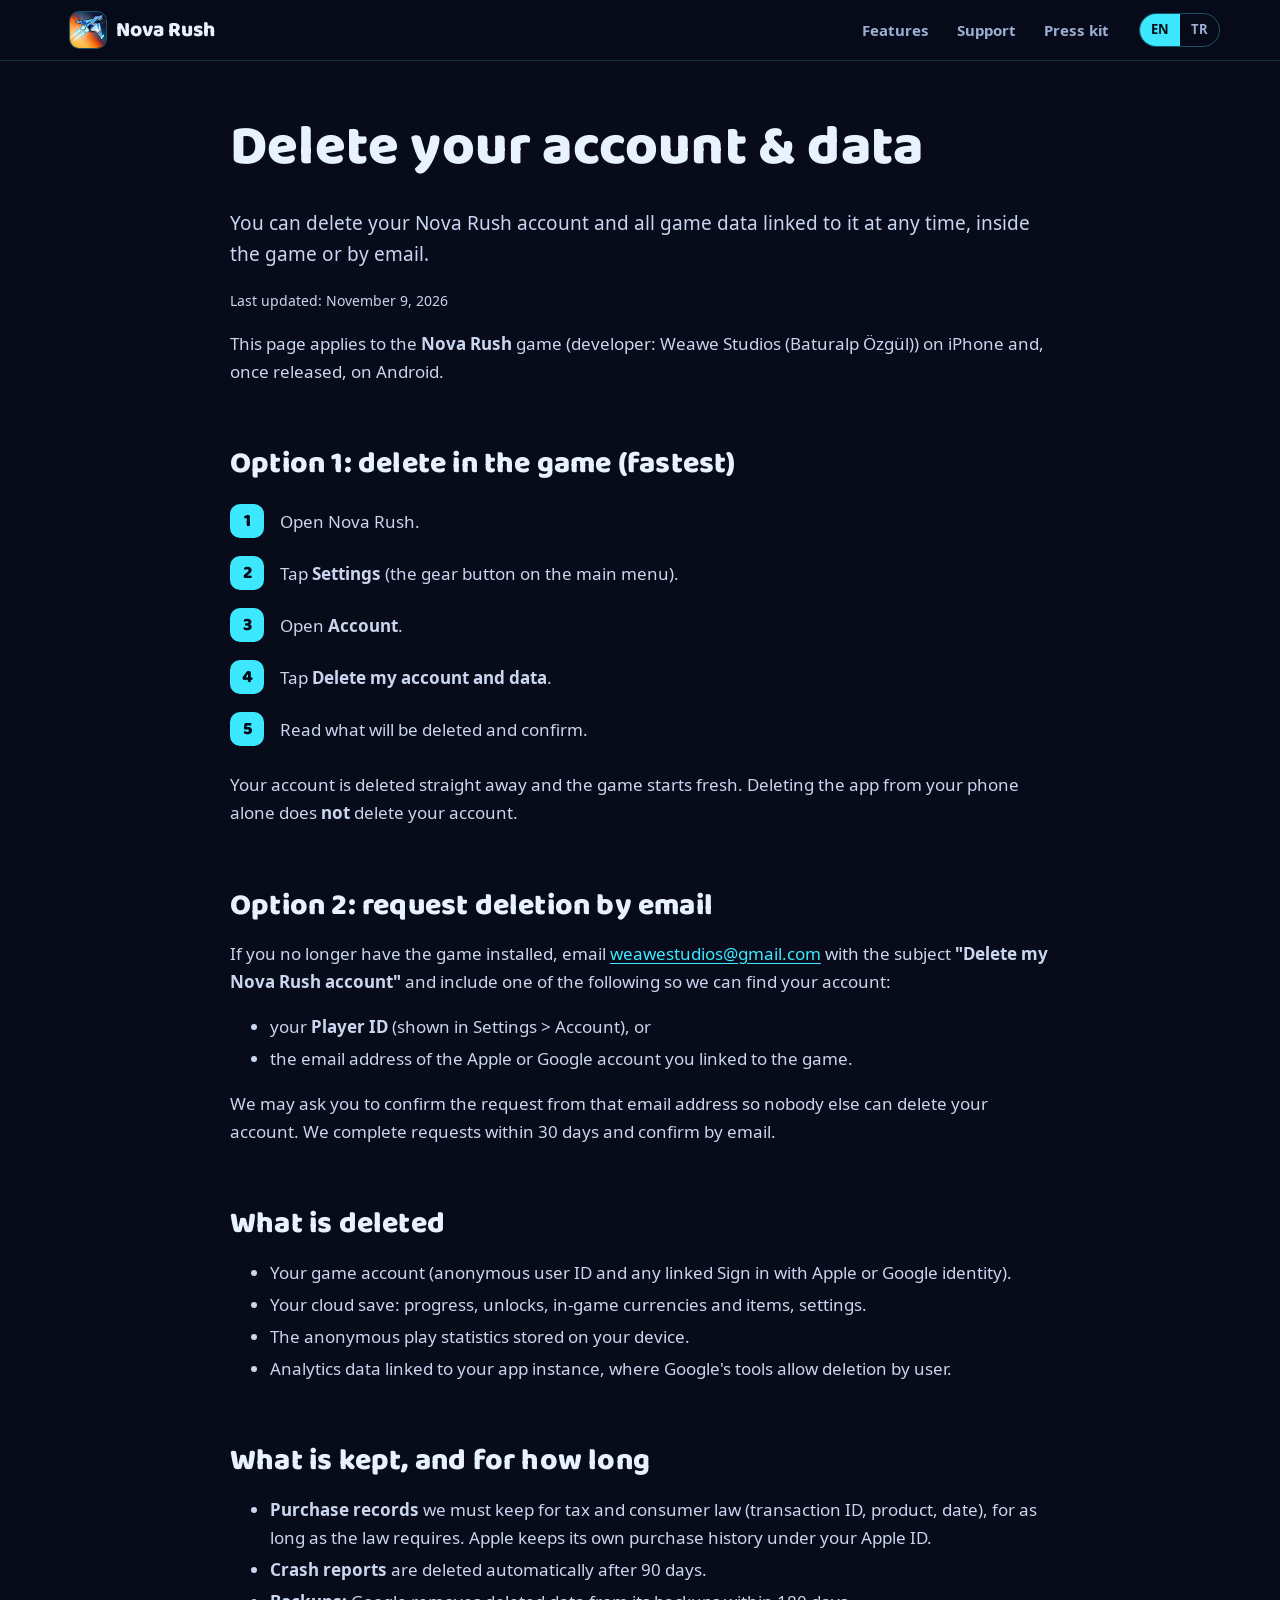
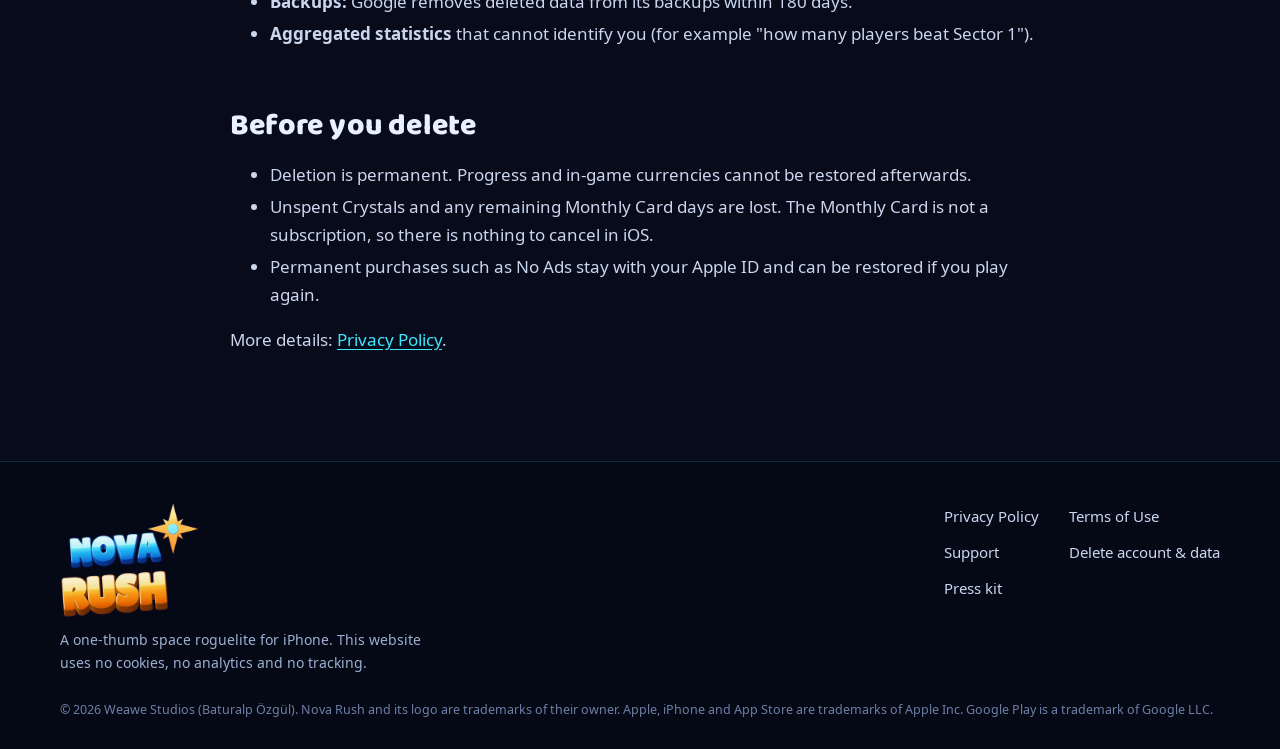
<file: delete-account.html>
<!doctype html>
<html lang="en">
<head>
<meta charset="utf-8">
<meta name="viewport" content="width=device-width, initial-scale=1, viewport-fit=cover">
<title>Delete your account &amp; data · Nova Rush</title>
<meta name="description" content="How to delete your Nova Rush account and game data in the app or by email.">
<meta name="theme-color" content="#070B1A">
<meta name="color-scheme" content="dark">
<meta name="apple-itunes-app" content="app-id=6832023778">
<link rel="canonical" href="https://weawestudios.github.io/delete-account.html">
<link rel="alternate" hreflang="en" href="https://weawestudios.github.io/delete-account.html">
<link rel="alternate" hreflang="tr" href="https://weawestudios.github.io/tr/delete-account.html">
<link rel="alternate" hreflang="x-default" href="https://weawestudios.github.io/delete-account.html">
<meta property="og:type" content="website">
<meta property="og:site_name" content="Nova Rush">
<meta property="og:title" content="Delete your account &amp; data · Nova Rush">
<meta property="og:description" content="How to delete your Nova Rush account and game data in the app or by email.">
<meta property="og:url" content="https://weawestudios.github.io/delete-account.html">
<meta property="og:image" content="https://weawestudios.github.io/assets/img/og_image.png">
<meta property="og:locale" content="en_US">
<meta name="twitter:card" content="summary_large_image">
<link rel="icon" href="favicon.ico" sizes="48x48">
<link rel="icon" href="favicon.png" type="image/png">
<link rel="apple-touch-icon" href="apple-touch-icon.png">
<link rel="preload" href="assets/fonts/baloo2.woff" as="font" type="font/woff" crossorigin>
<link rel="stylesheet" href="assets/css/site.css">
</head>
<body class="p-delete-account">
<a class="skip" href="#main">Skip to content</a>
<header class="top">
  <div class="wrap top-in">
    <a class="brand" href="./" aria-label="Nova Rush">
      <picture><source type="image/webp" srcset="assets/img/icon_128.webp"><img src="assets/img/icon_128.png" alt="" width="36" height="36" class="brand-icon"></picture>
      <span>Nova Rush</span>
    </a>
    <nav class="nav" aria-label="Main"><a href="./#features">Features</a><a href="support.html">Support</a><a href="press.html">Press kit</a></nav>
    <div class="langs" role="group" aria-label="Language"><span class="lang current" aria-current="true">EN</span><a class="lang" href="tr/delete-account.html" hreflang="tr" lang="tr" aria-label="Türkçe">TR</a></div>
  </div>
</header>
<main id="main" class="doc">
  <div class="wrap narrow">
    <h1>Delete your account & data</h1>
    <p class="lead">You can delete your Nova Rush account and all game data linked to it at any time, inside the game or by email.</p>
    <p class="updated">Last updated: <time datetime="2026-11-09">November 9, 2026</time></p>
    
<p>This page applies to the <b>Nova Rush</b> game (developer: Weawe Studios (Baturalp Özgül)) on iPhone and, once released, on Android.</p>

<h2>Option 1: delete in the game (fastest)</h2>
<ol class="steps">
<li>Open Nova Rush.</li>
<li>Tap <b>Settings</b> (the gear button on the main menu).</li>
<li>Open <b>Account</b>.</li>
<li>Tap <b>Delete my account and data</b>.</li>
<li>Read what will be deleted and confirm.</li>
</ol>
<p>Your account is deleted straight away and the game starts fresh. Deleting the app from your phone alone does <b>not</b> delete your account.</p>

<h2>Option 2: request deletion by email</h2>
<p>If you no longer have the game installed, email <a href="mailto:weawestudios@gmail.com?subject=Delete%20my%20Nova%20Rush%20account">weawestudios@gmail.com</a> with the subject <b>"Delete my Nova Rush account"</b> and include one of the following so we can find your account:</p>
<ul>
<li>your <b>Player ID</b> (shown in Settings &gt; Account), or</li>
<li>the email address of the Apple or Google account you linked to the game.</li>
</ul>
<p>We may ask you to confirm the request from that email address so nobody else can delete your account. We complete requests within 30 days and confirm by email.</p>

<h2>What is deleted</h2>
<ul>
<li>Your game account (anonymous user ID and any linked Sign in with Apple or Google identity).</li>
<li>Your cloud save: progress, unlocks, in-game currencies and items, settings.</li>
<li>The anonymous play statistics stored on your device.</li>
<li>Analytics data linked to your app instance, where Google's tools allow deletion by user.</li>
</ul>

<h2>What is kept, and for how long</h2>
<ul>
<li><b>Purchase records</b> we must keep for tax and consumer law (transaction ID, product, date), for as long as the law requires. Apple keeps its own purchase history under your Apple ID.</li>
<li><b>Crash reports</b> are deleted automatically after 90 days.</li>
<li><b>Backups:</b> Google removes deleted data from its backups within 180 days.</li>
<li><b>Aggregated statistics</b> that cannot identify you (for example "how many players beat Sector 1").</li>
</ul>

<h2>Before you delete</h2>
<ul>
<li>Deletion is permanent. Progress and in-game currencies cannot be restored afterwards.</li>
<li>Unspent Crystals and any remaining Monthly Card days are lost. The Monthly Card is not a subscription, so there is nothing to cancel in iOS.</li>
<li>Permanent purchases such as No Ads stay with your Apple ID and can be restored if you play again.</li>
</ul>
<p>More details: <a href="privacy.html#delete">Privacy Policy</a>.</p>

  </div>
</main>
<footer class="foot">
  <div class="wrap foot-in">
    <div class="foot-brand">
      <picture><source type="image/webp" srcset="assets/img/logo_360.webp"><img src="assets/img/logo_360.png" alt="Nova Rush" width="360" height="298" loading="lazy" decoding="async"></picture>
      <p>A one-thumb space roguelite for iPhone. This website uses no cookies, no analytics and no tracking.</p>
    </div>
    <ul class="foot-links"><li><a href="privacy.html">Privacy Policy</a></li><li><a href="terms.html">Terms of Use</a></li><li><a href="support.html">Support</a></li><li><a href="delete-account.html">Delete account & data</a></li><li><a href="press.html">Press kit</a></li></ul>
  </div>
  <div class="wrap foot-legal"><p>© 2026 Weawe Studios (Baturalp Özgül). Nova Rush and its logo are trademarks of their owner. Apple, iPhone and App Store are trademarks of Apple Inc. Google Play is a trademark of Google LLC.</p></div>
</footer>
<script src="assets/js/site.js" defer></script>
</body>
</html>
</file>
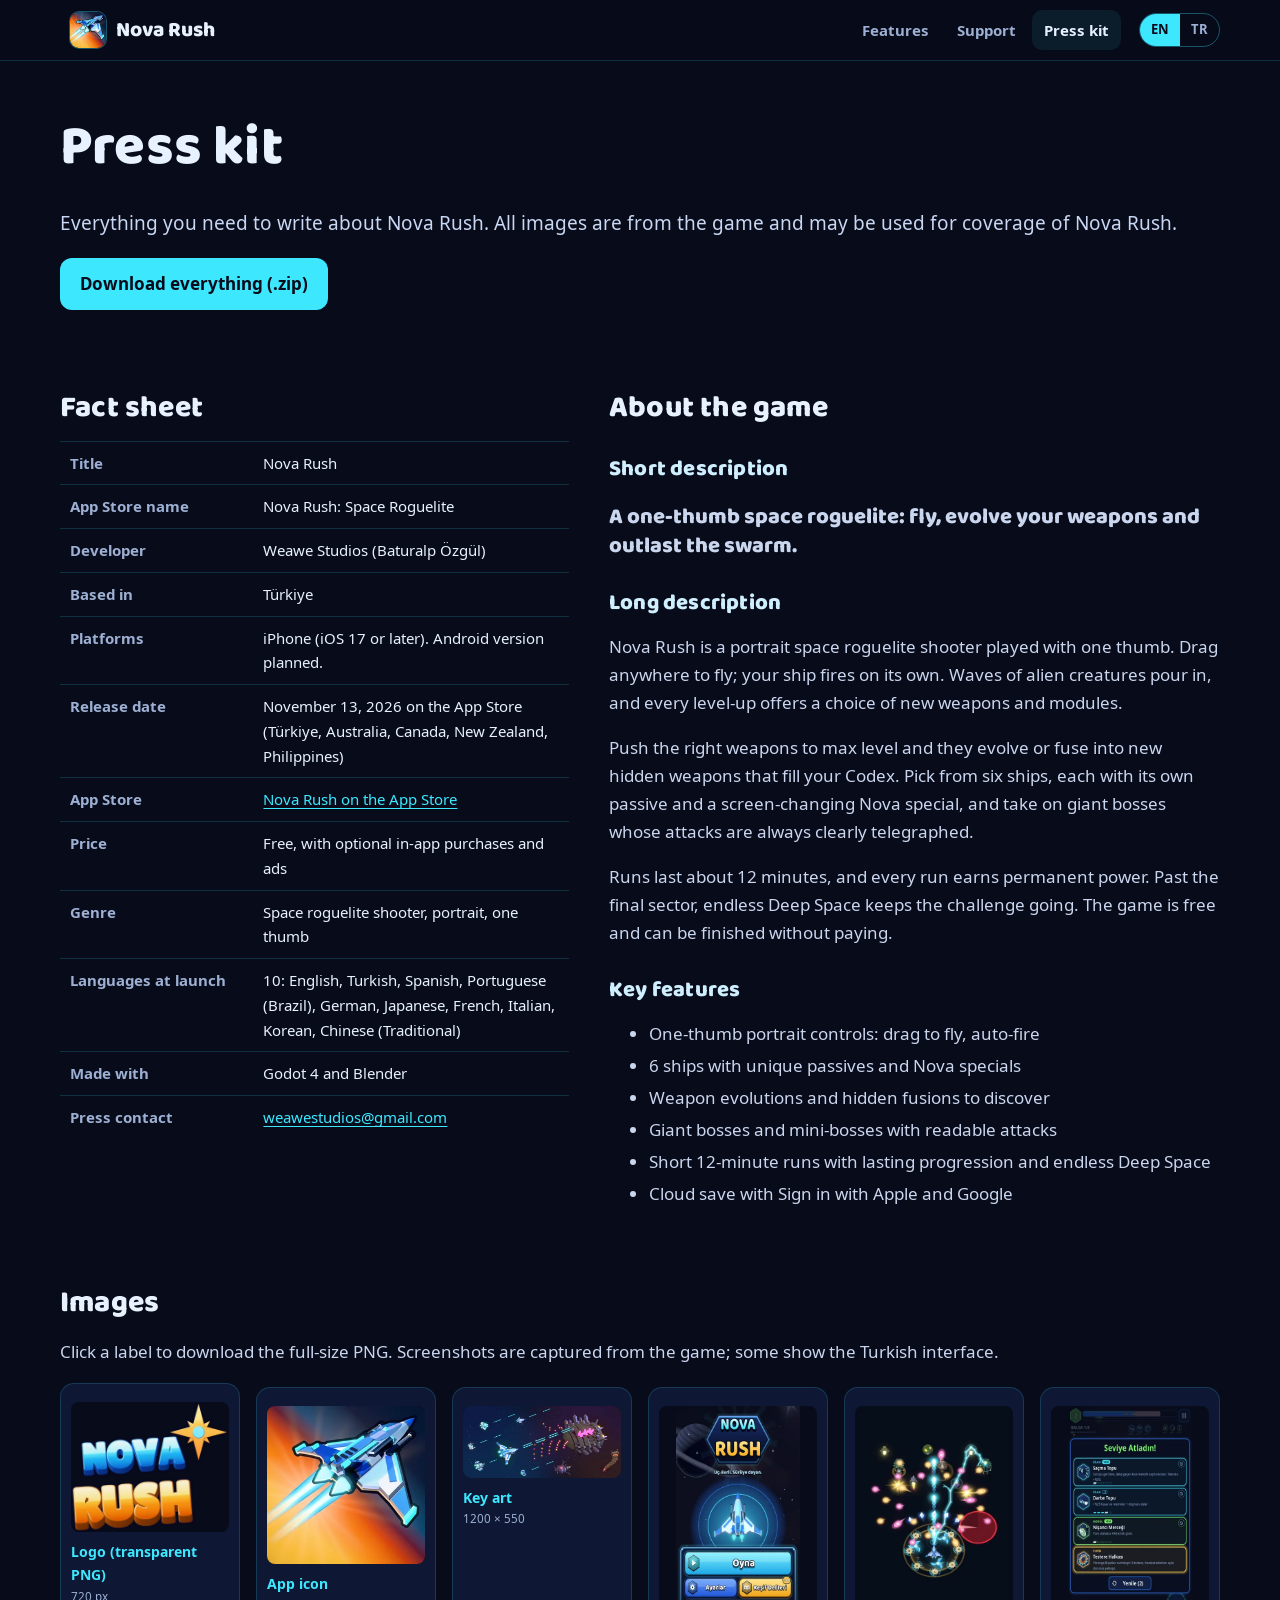
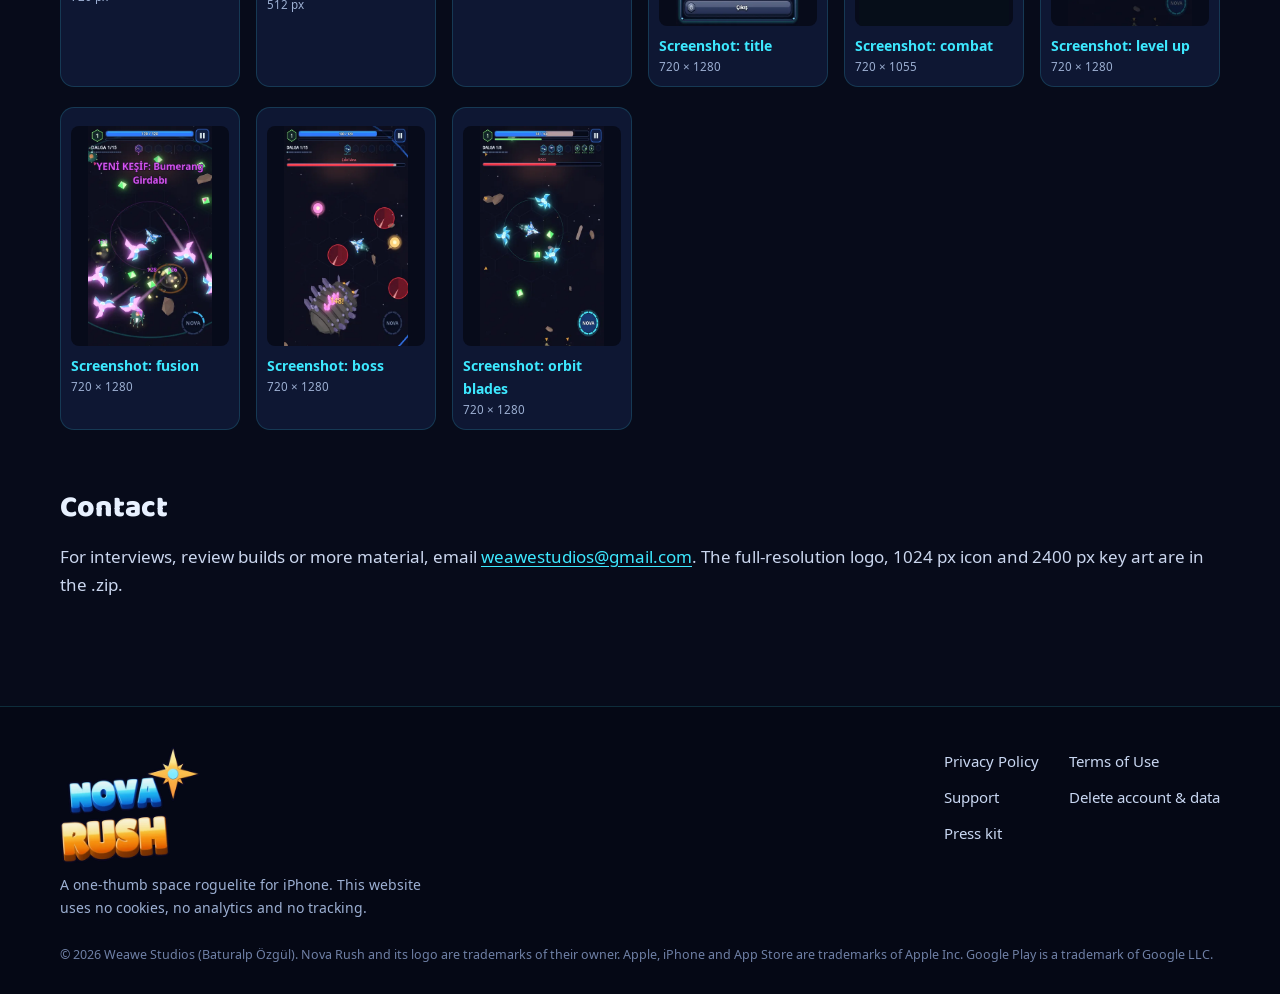
<file: press.html>
<!doctype html>
<html lang="en">
<head>
<meta charset="utf-8">
<meta name="viewport" content="width=device-width, initial-scale=1, viewport-fit=cover">
<title>Press kit · Nova Rush</title>
<meta name="description" content="Logo, app icon, key art, screenshots, descriptions and fact sheet for Nova Rush.">
<meta name="theme-color" content="#070B1A">
<meta name="color-scheme" content="dark">
<meta name="apple-itunes-app" content="app-id=6832023778">
<link rel="canonical" href="https://weawestudios.github.io/press.html">
<link rel="alternate" hreflang="en" href="https://weawestudios.github.io/press.html">
<link rel="alternate" hreflang="tr" href="https://weawestudios.github.io/tr/press.html">
<link rel="alternate" hreflang="x-default" href="https://weawestudios.github.io/press.html">
<meta property="og:type" content="website">
<meta property="og:site_name" content="Nova Rush">
<meta property="og:title" content="Press kit · Nova Rush">
<meta property="og:description" content="Logo, app icon, key art, screenshots, descriptions and fact sheet for Nova Rush.">
<meta property="og:url" content="https://weawestudios.github.io/press.html">
<meta property="og:image" content="https://weawestudios.github.io/assets/img/og_image.png">
<meta property="og:locale" content="en_US">
<meta name="twitter:card" content="summary_large_image">
<link rel="icon" href="favicon.ico" sizes="48x48">
<link rel="icon" href="favicon.png" type="image/png">
<link rel="apple-touch-icon" href="apple-touch-icon.png">
<link rel="preload" href="assets/fonts/baloo2.woff" as="font" type="font/woff" crossorigin>
<link rel="stylesheet" href="assets/css/site.css">
</head>
<body class="p-press">
<a class="skip" href="#main">Skip to content</a>
<header class="top">
  <div class="wrap top-in">
    <a class="brand" href="./" aria-label="Nova Rush">
      <picture><source type="image/webp" srcset="assets/img/icon_128.webp"><img src="assets/img/icon_128.png" alt="" width="36" height="36" class="brand-icon"></picture>
      <span>Nova Rush</span>
    </a>
    <nav class="nav" aria-label="Main"><a href="./#features">Features</a><a href="support.html">Support</a><a href="press.html" aria-current="page">Press kit</a></nav>
    <div class="langs" role="group" aria-label="Language"><span class="lang current" aria-current="true">EN</span><a class="lang" href="tr/press.html" hreflang="tr" lang="tr" aria-label="Türkçe">TR</a></div>
  </div>
</header>
<main id="main" class="doc press">
  <div class="wrap">
    <h1>Press kit</h1>
    <p class="lead">Everything you need to write about Nova Rush. All images are from the game and may be used for coverage of Nova Rush.</p>
    <p><a class="btn" href="press/nova-rush-press-kit.zip" download>Download everything (.zip)</a></p>
    <div class="press-grid">
      <section aria-labelledby="facts">
        <h2 id="facts">Fact sheet</h2>
        <table class="facts"><tr><th scope="row">Title</th><td>Nova Rush</td></tr><tr><th scope="row">App Store name</th><td>Nova Rush: Space Roguelite</td></tr><tr><th scope="row">Developer</th><td>Weawe Studios (Baturalp Özgül)</td></tr><tr><th scope="row">Based in</th><td>Türkiye</td></tr><tr><th scope="row">Platforms</th><td>iPhone (iOS 17 or later). Android version planned.</td></tr><tr><th scope="row">Release date</th><td>November 13, 2026 on the App Store (Türkiye, Australia, Canada, New Zealand, Philippines)</td></tr><tr><th scope="row">App Store</th><td><a href="https://apps.apple.com/app/apple-store/id6832023778?pt=129759963&amp;ct=website_en&amp;mt=8">Nova Rush on the App Store</a></td></tr><tr><th scope="row">Price</th><td>Free, with optional in-app purchases and ads</td></tr><tr><th scope="row">Genre</th><td>Space roguelite shooter, portrait, one thumb</td></tr><tr><th scope="row">Languages at launch</th><td>10: English, Turkish, Spanish, Portuguese (Brazil), German, Japanese, French, Italian, Korean, Chinese (Traditional)</td></tr><tr><th scope="row">Made with</th><td>Godot 4 and Blender</td></tr><tr><th scope="row">Press contact</th><td><a href="mailto:weawestudios@gmail.com">weawestudios@gmail.com</a></td></tr></table>
      </section>
      <section aria-labelledby="desc">
        <h2 id="desc">About the game</h2>
        <h3>Short description</h3>
        <p class="quote">A one-thumb space roguelite: fly, evolve your weapons and outlast the swarm.</p>
        <h3>Long description</h3>
        <p>Nova Rush is a portrait space roguelite shooter played with one thumb. Drag anywhere to fly; your ship fires on its own. Waves of alien creatures pour in, and every level-up offers a choice of new weapons and modules.</p><p>Push the right weapons to max level and they evolve or fuse into new hidden weapons that fill your Codex. Pick from six ships, each with its own passive and a screen-changing Nova special, and take on giant bosses whose attacks are always clearly telegraphed.</p><p>Runs last about 12 minutes, and every run earns permanent power. Past the final sector, endless Deep Space keeps the challenge going. The game is free and can be finished without paying.</p>
        <h3>Key features</h3>
        <ul><li>One-thumb portrait controls: drag to fly, auto-fire</li><li>6 ships with unique passives and Nova specials</li><li>Weapon evolutions and hidden fusions to discover</li><li>Giant bosses and mini-bosses with readable attacks</li><li>Short 12-minute runs with lasting progression and endless Deep Space</li><li>Cloud save with Sign in with Apple and Google</li></ul>
      </section>
    </div>
    <section aria-labelledby="assets">
      <h2 id="assets">Images</h2>
      <p>Click a label to download the full-size PNG. Screenshots are captured from the game; some show the Turkish interface.</p>
      <ul class="assets"><li class="asset"><picture><source type="image/webp" srcset="assets/img/logo_360.webp"><img src="assets/img/logo_360.png" alt="Logo (transparent PNG)" width="360" height="298" loading="lazy" decoding="async"></picture>
<a class="dl" href="assets/img/logo_720.png" download>Logo (transparent PNG) <small>720 px</small></a></li><li class="asset"><picture><source type="image/webp" srcset="assets/img/icon_256.webp"><img src="assets/img/icon_256.png" alt="App icon" width="256" height="256" loading="lazy" decoding="async"></picture>
<a class="dl" href="assets/img/icon_512.png" download>App icon <small>512 px</small></a></li><li class="asset"><picture><source type="image/webp" srcset="assets/img/keyart_1200.webp"><img src="assets/img/keyart_1200.png" alt="Key art" width="1200" height="550" loading="lazy" decoding="async"></picture>
<a class="dl" href="assets/img/keyart_1200.png" download>Key art <small>1200 × 550</small></a></li><li class="asset"><picture><source type="image/webp" srcset="assets/img/shot_menu_360.webp"><img src="assets/img/shot_menu_360.png" alt="Screenshot: title" width="360" height="640" loading="lazy" decoding="async"></picture>
<a class="dl" href="assets/img/shot_menu_720.png" download>Screenshot: title <small>720 × 1280</small></a></li><li class="asset"><picture><source type="image/webp" srcset="assets/img/shot_combat_360.webp"><img src="assets/img/shot_combat_360.png" alt="Screenshot: combat" width="360" height="528" loading="lazy" decoding="async"></picture>
<a class="dl" href="assets/img/shot_combat_720.png" download>Screenshot: combat <small>720 × 1055</small></a></li><li class="asset"><picture><source type="image/webp" srcset="assets/img/shot_levelup_360.webp"><img src="assets/img/shot_levelup_360.png" alt="Screenshot: level up" width="360" height="640" loading="lazy" decoding="async"></picture>
<a class="dl" href="assets/img/shot_levelup_720.png" download>Screenshot: level up <small>720 × 1280</small></a></li><li class="asset"><picture><source type="image/webp" srcset="assets/img/shot_fusion_360.webp"><img src="assets/img/shot_fusion_360.png" alt="Screenshot: fusion" width="360" height="640" loading="lazy" decoding="async"></picture>
<a class="dl" href="assets/img/shot_fusion_720.png" download>Screenshot: fusion <small>720 × 1280</small></a></li><li class="asset"><picture><source type="image/webp" srcset="assets/img/shot_boss_360.webp"><img src="assets/img/shot_boss_360.png" alt="Screenshot: boss" width="360" height="640" loading="lazy" decoding="async"></picture>
<a class="dl" href="assets/img/shot_boss_720.png" download>Screenshot: boss <small>720 × 1280</small></a></li><li class="asset"><picture><source type="image/webp" srcset="assets/img/shot_hud_360.webp"><img src="assets/img/shot_hud_360.png" alt="Screenshot: orbit blades" width="360" height="640" loading="lazy" decoding="async"></picture>
<a class="dl" href="assets/img/shot_hud_720.png" download>Screenshot: orbit blades <small>720 × 1280</small></a></li></ul>
    </section>
    <section aria-labelledby="pcontact">
      <h2 id="pcontact">Contact</h2>
      <p>For interviews, review builds or more material, email <a href="mailto:weawestudios@gmail.com">weawestudios@gmail.com</a>. The full-resolution logo, 1024 px icon and 2400 px key art are in the .zip.</p>
    </section>
  </div>
</main>
<footer class="foot">
  <div class="wrap foot-in">
    <div class="foot-brand">
      <picture><source type="image/webp" srcset="assets/img/logo_360.webp"><img src="assets/img/logo_360.png" alt="Nova Rush" width="360" height="298" loading="lazy" decoding="async"></picture>
      <p>A one-thumb space roguelite for iPhone. This website uses no cookies, no analytics and no tracking.</p>
    </div>
    <ul class="foot-links"><li><a href="privacy.html">Privacy Policy</a></li><li><a href="terms.html">Terms of Use</a></li><li><a href="support.html">Support</a></li><li><a href="delete-account.html">Delete account & data</a></li><li><a href="press.html">Press kit</a></li></ul>
  </div>
  <div class="wrap foot-legal"><p>© 2026 Weawe Studios (Baturalp Özgül). Nova Rush and its logo are trademarks of their owner. Apple, iPhone and App Store are trademarks of Apple Inc. Google Play is a trademark of Google LLC.</p></div>
</footer>
<script src="assets/js/site.js" defer></script>
</body>
</html>
</file>
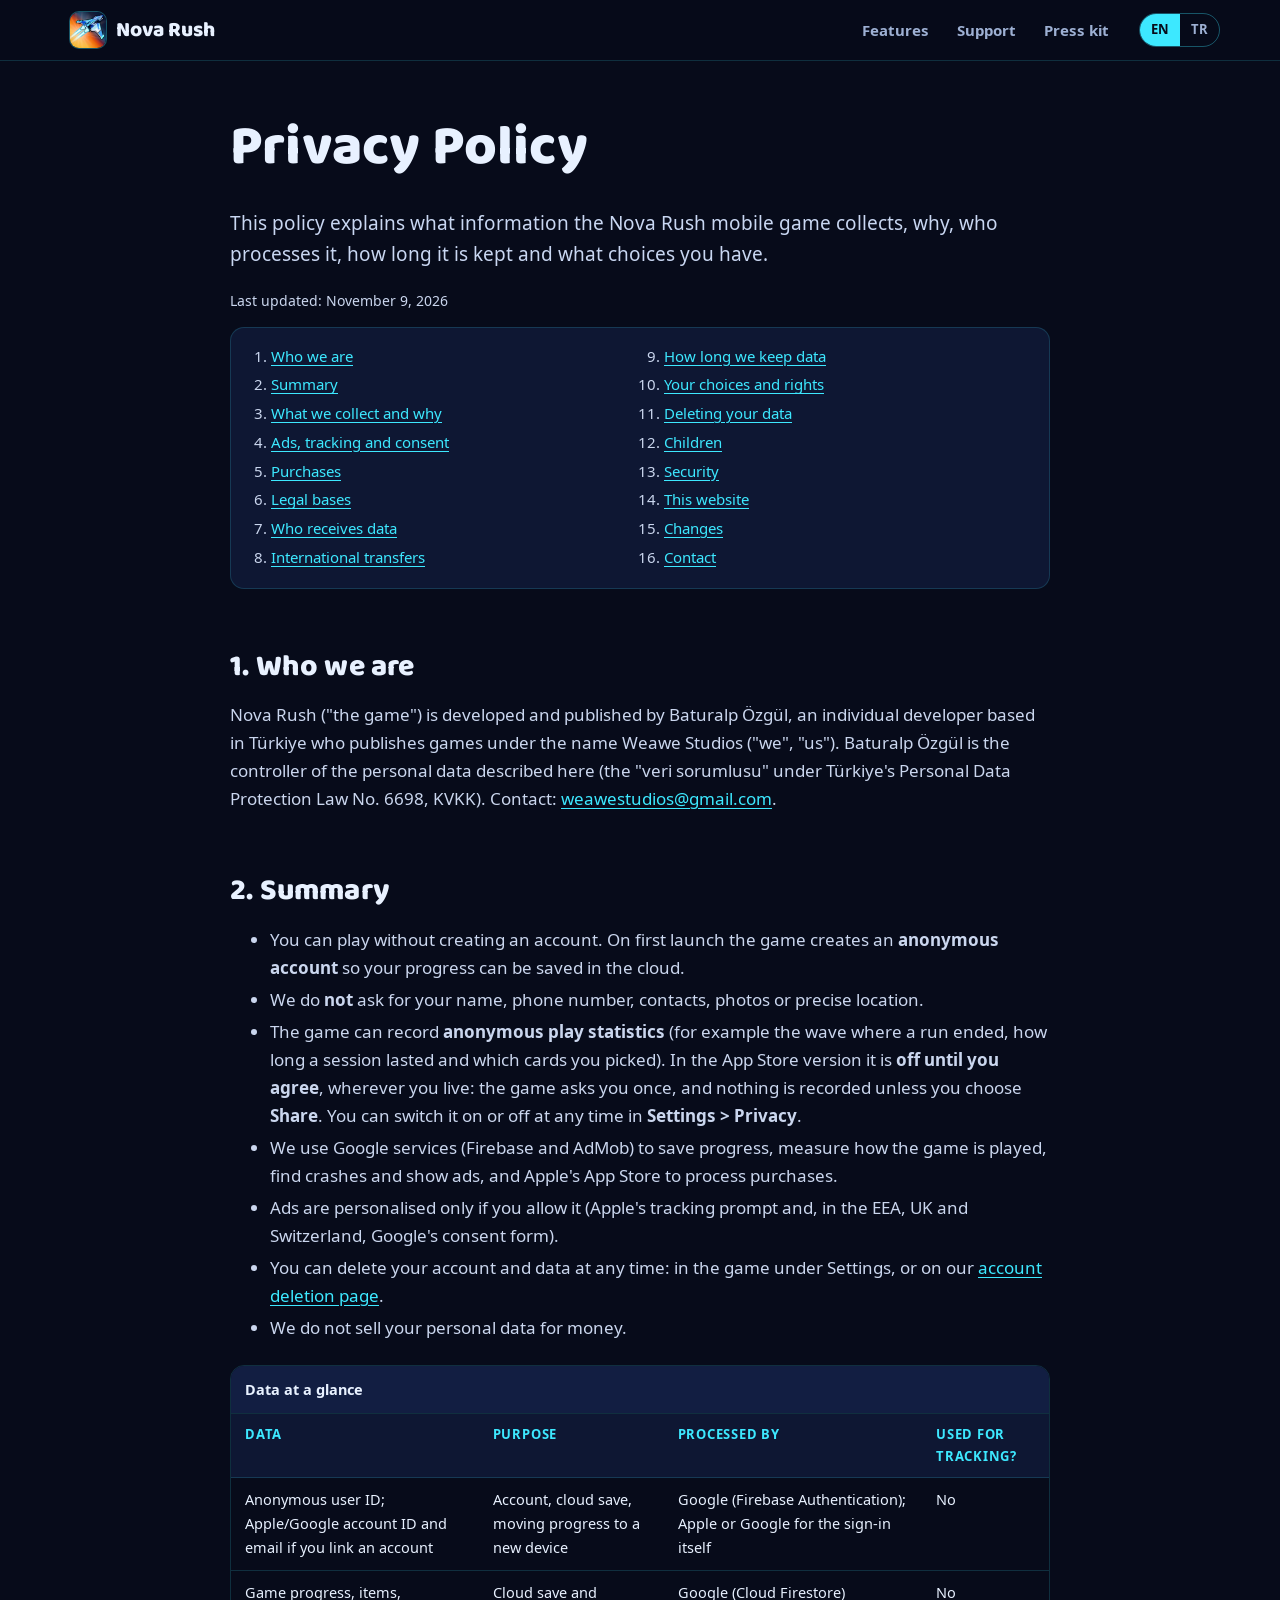
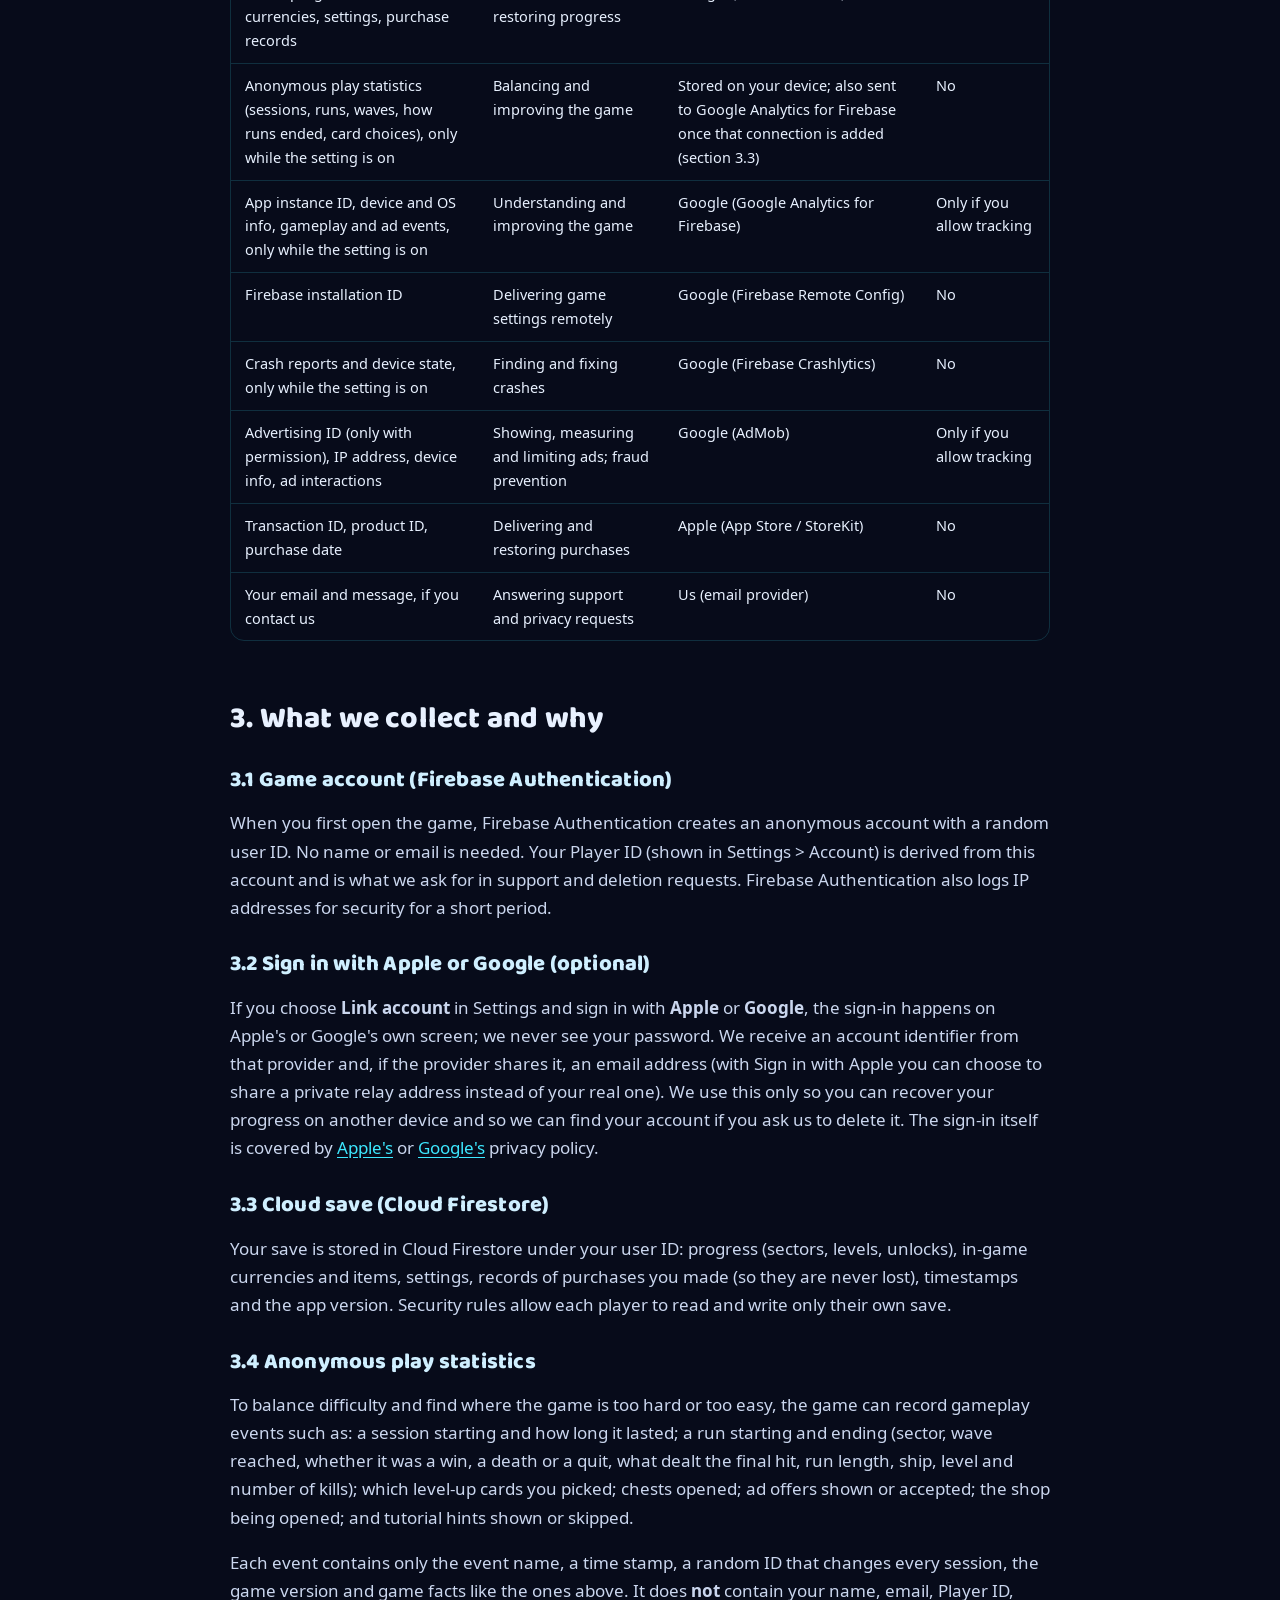
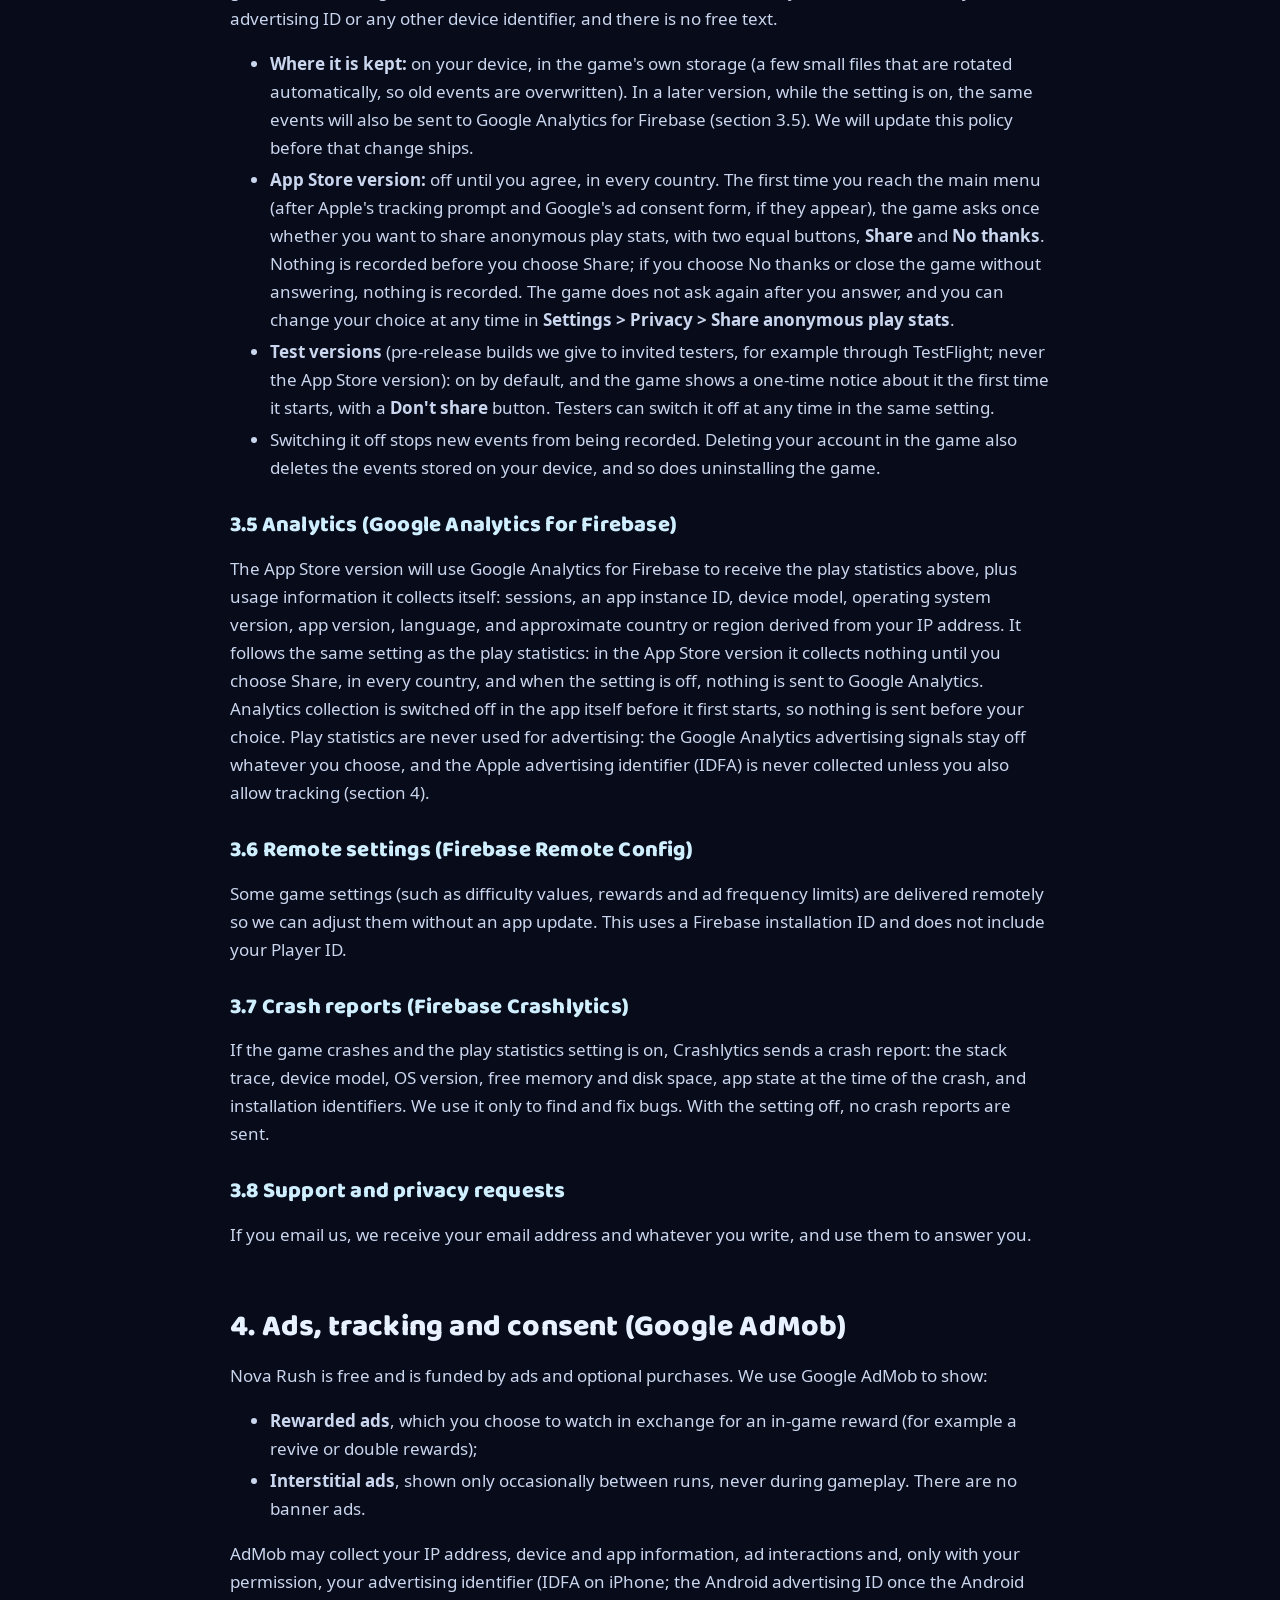
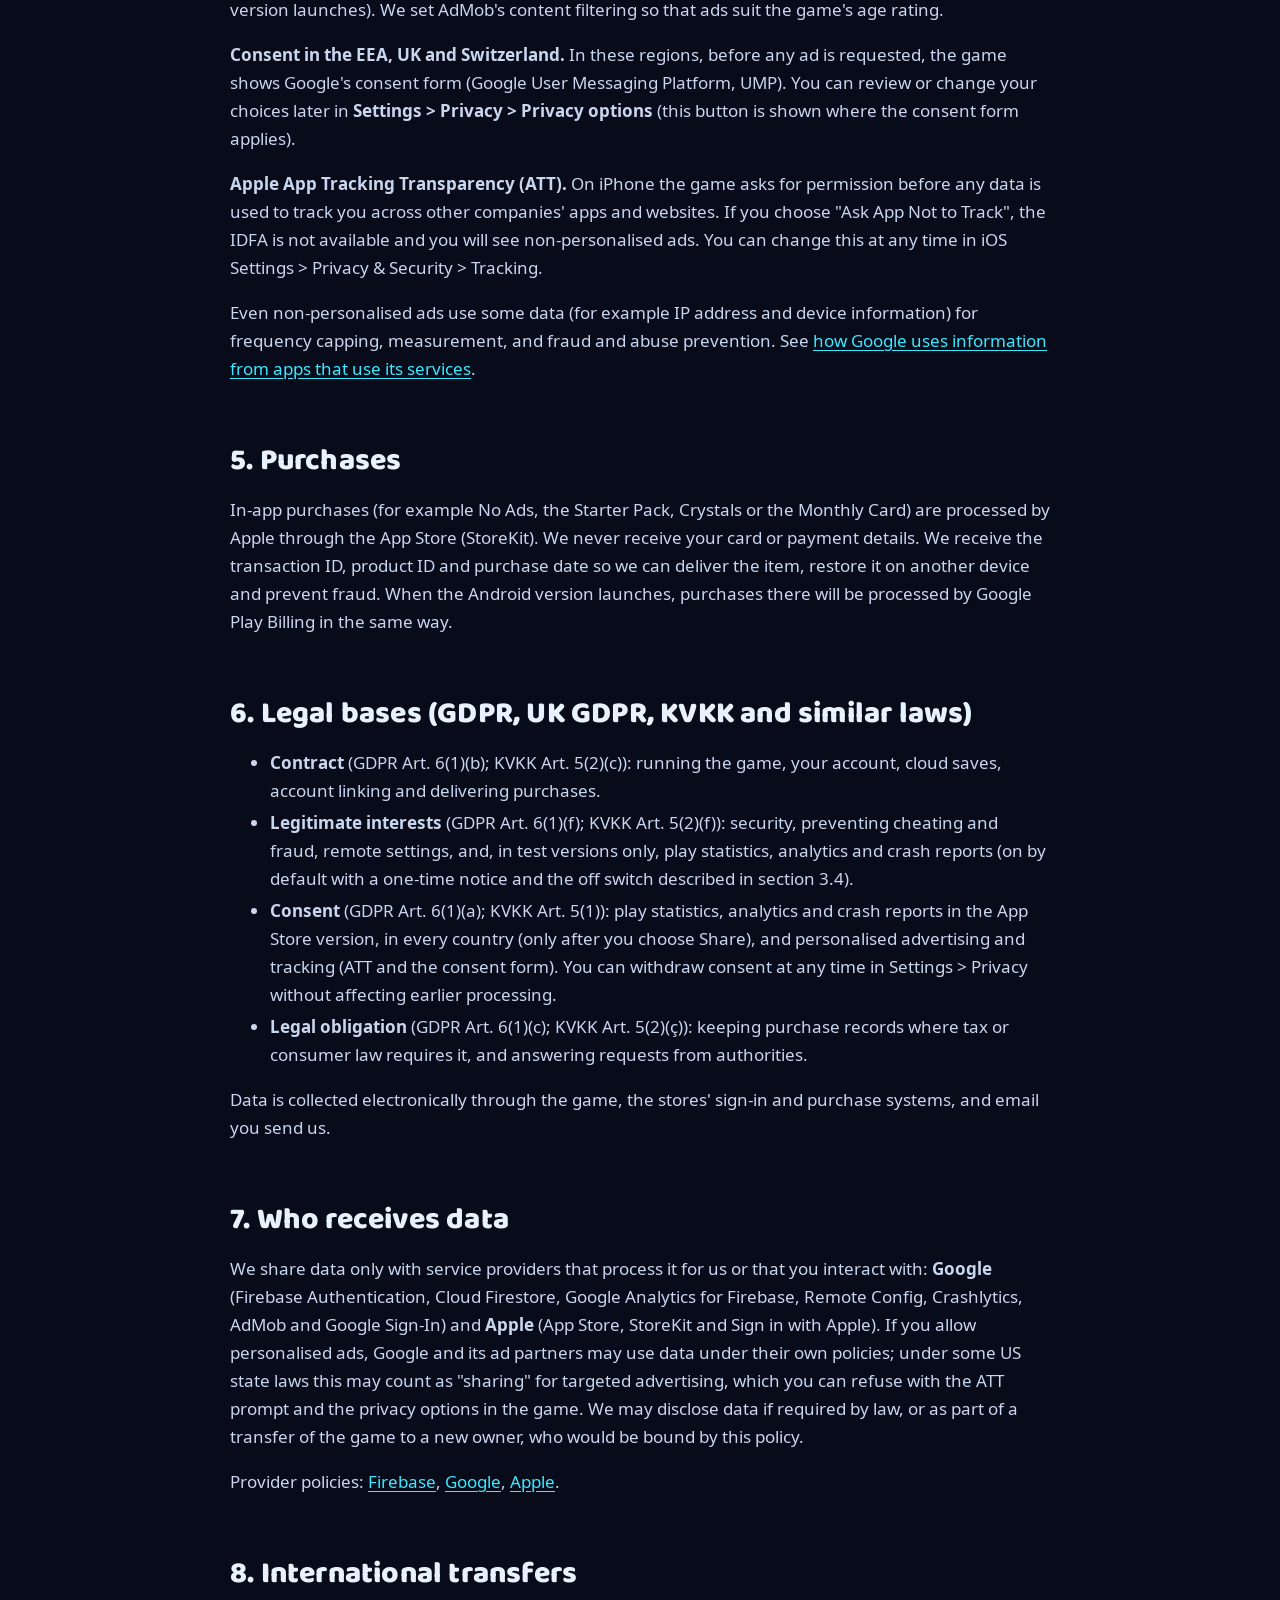
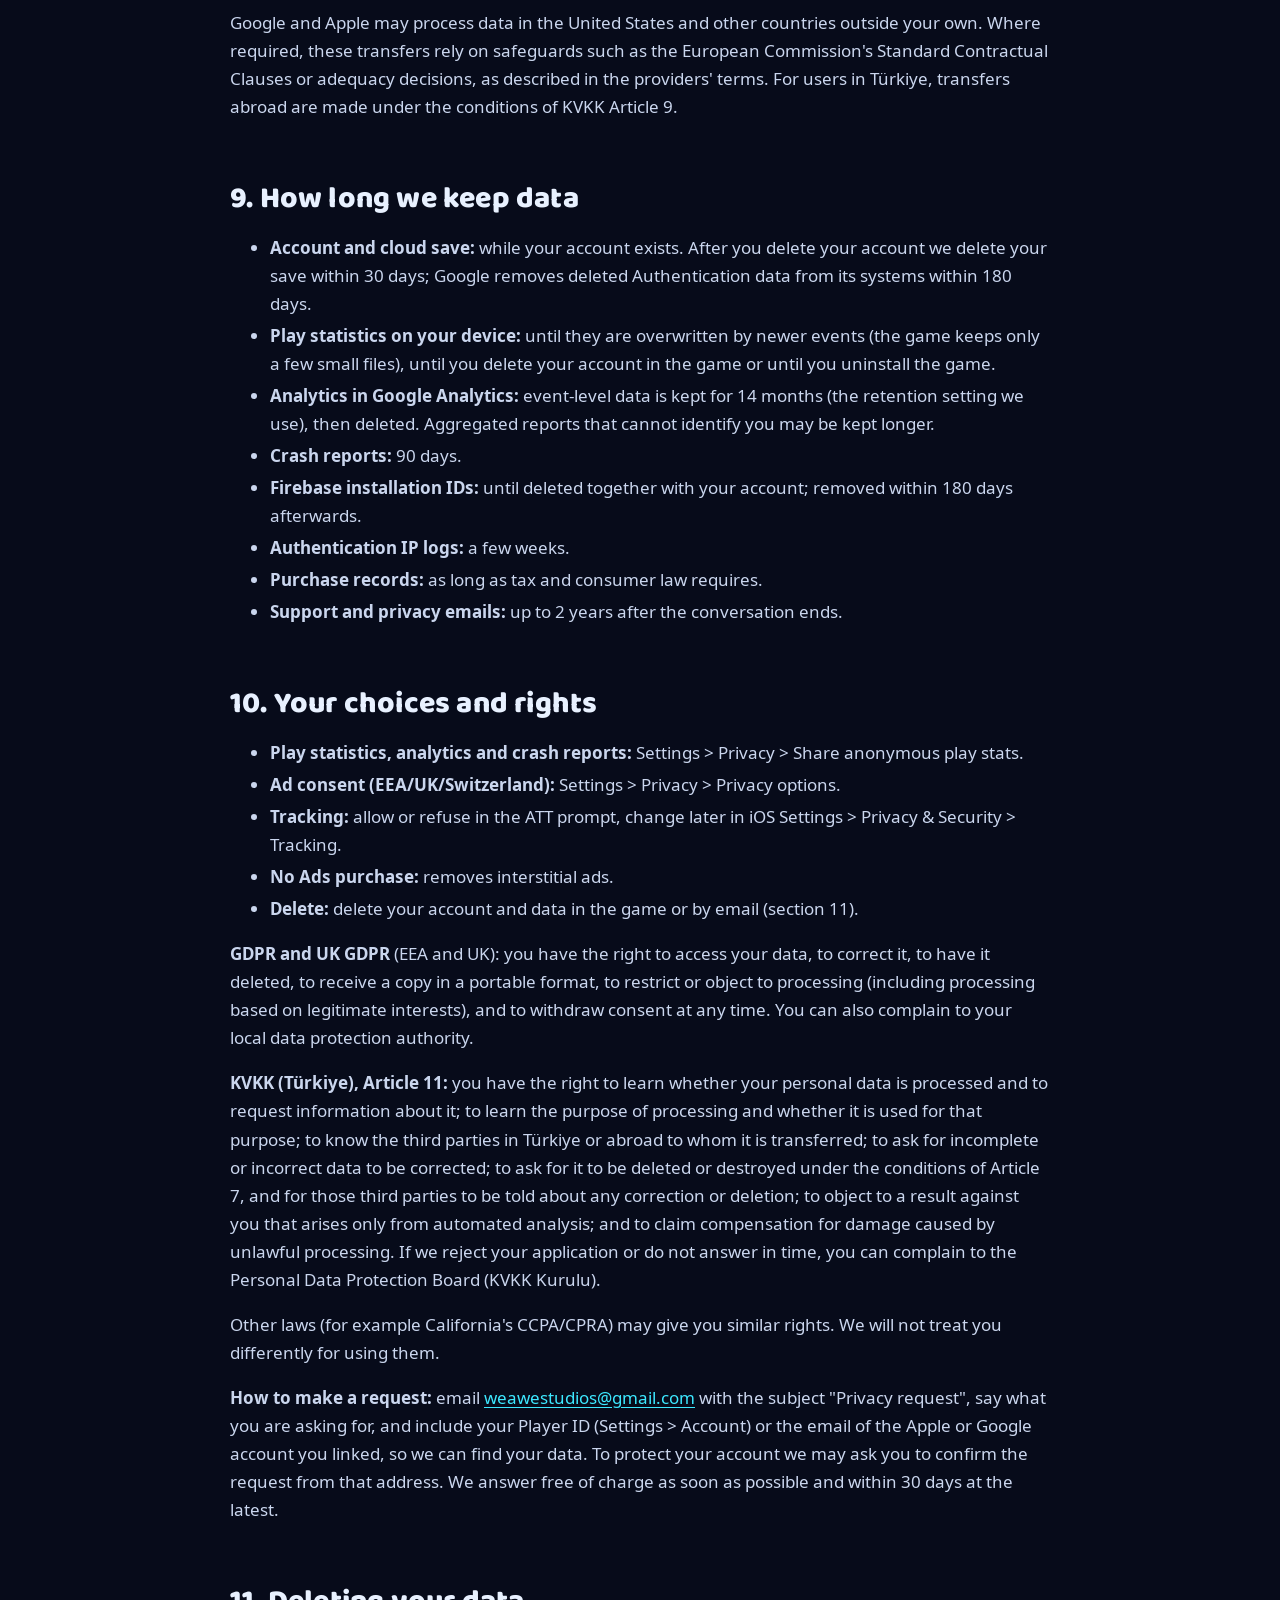
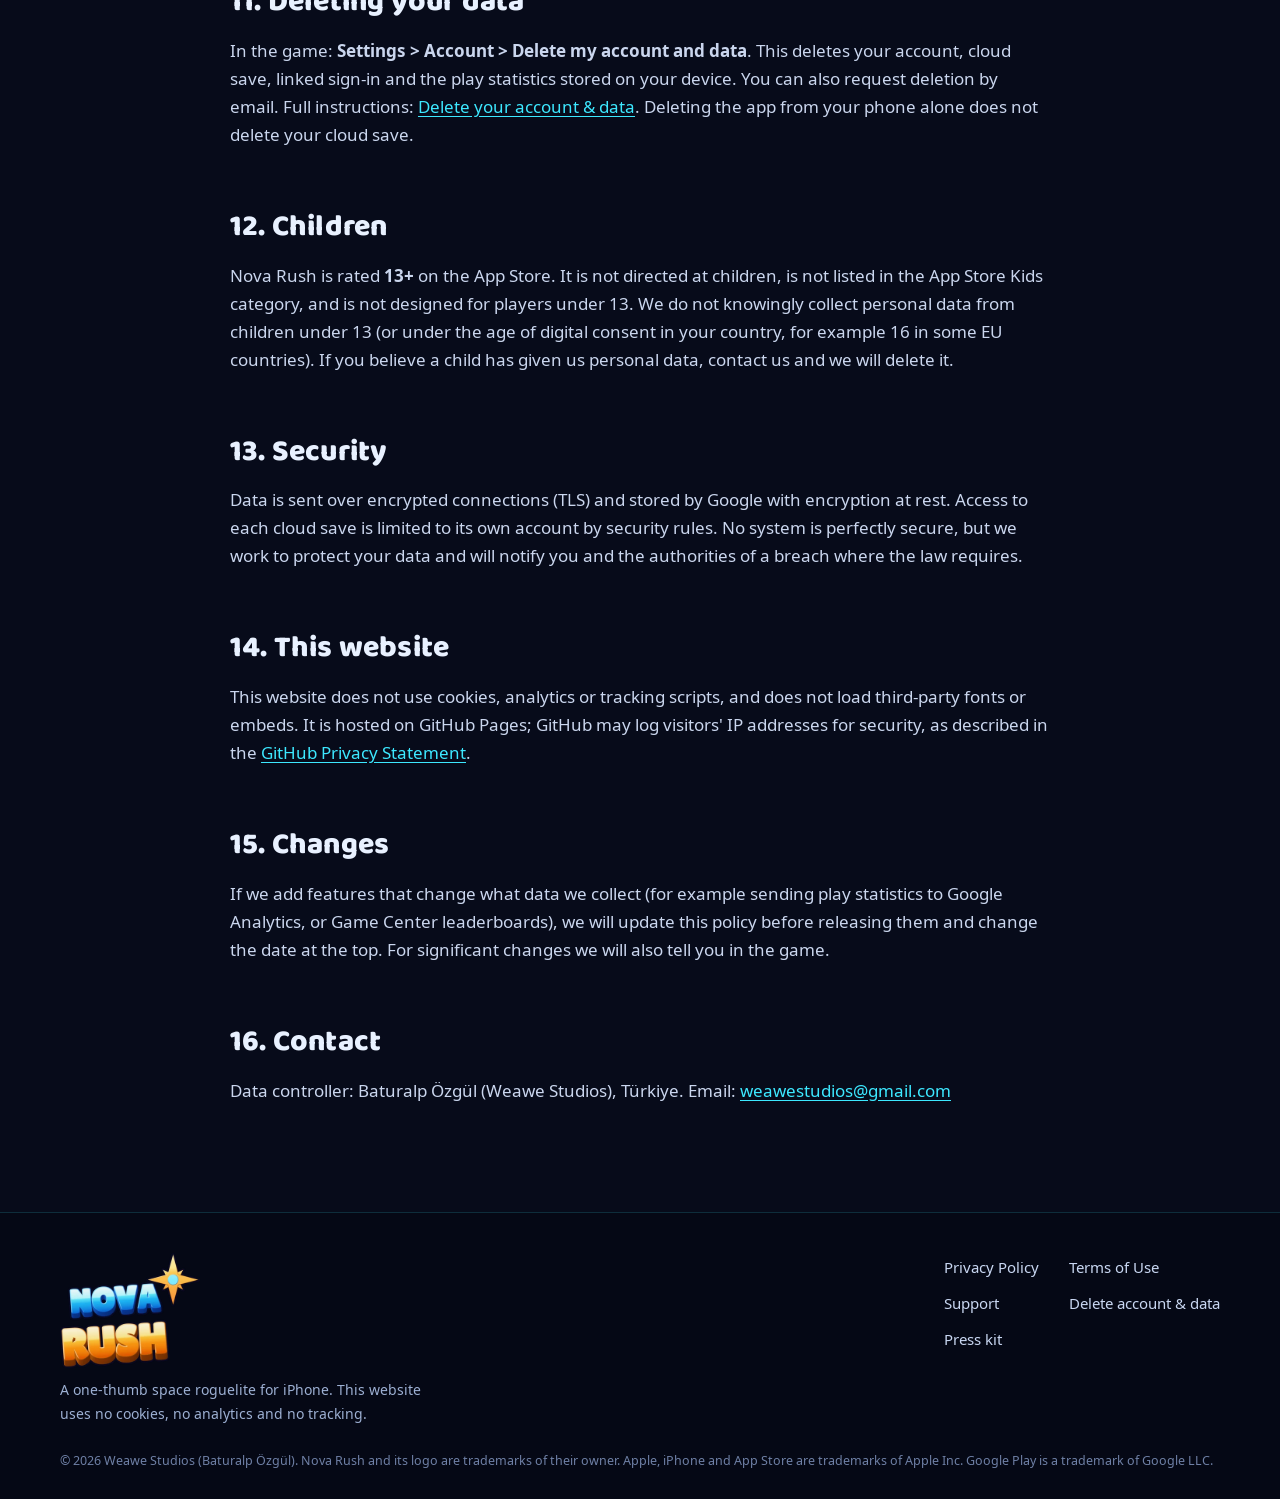
<file: privacy.html>
<!doctype html>
<html lang="en">
<head>
<meta charset="utf-8">
<meta name="viewport" content="width=device-width, initial-scale=1, viewport-fit=cover">
<title>Privacy Policy · Nova Rush</title>
<meta name="description" content="What data Nova Rush collects, why, who processes it and how to delete it.">
<meta name="theme-color" content="#070B1A">
<meta name="color-scheme" content="dark">
<meta name="apple-itunes-app" content="app-id=6832023778">
<link rel="canonical" href="https://weawestudios.github.io/privacy.html">
<link rel="alternate" hreflang="en" href="https://weawestudios.github.io/privacy.html">
<link rel="alternate" hreflang="tr" href="https://weawestudios.github.io/tr/privacy.html">
<link rel="alternate" hreflang="x-default" href="https://weawestudios.github.io/privacy.html">
<meta property="og:type" content="website">
<meta property="og:site_name" content="Nova Rush">
<meta property="og:title" content="Privacy Policy · Nova Rush">
<meta property="og:description" content="What data Nova Rush collects, why, who processes it and how to delete it.">
<meta property="og:url" content="https://weawestudios.github.io/privacy.html">
<meta property="og:image" content="https://weawestudios.github.io/assets/img/og_image.png">
<meta property="og:locale" content="en_US">
<meta name="twitter:card" content="summary_large_image">
<link rel="icon" href="favicon.ico" sizes="48x48">
<link rel="icon" href="favicon.png" type="image/png">
<link rel="apple-touch-icon" href="apple-touch-icon.png">
<link rel="preload" href="assets/fonts/baloo2.woff" as="font" type="font/woff" crossorigin>
<link rel="stylesheet" href="assets/css/site.css">
</head>
<body class="p-privacy">
<a class="skip" href="#main">Skip to content</a>
<header class="top">
  <div class="wrap top-in">
    <a class="brand" href="./" aria-label="Nova Rush">
      <picture><source type="image/webp" srcset="assets/img/icon_128.webp"><img src="assets/img/icon_128.png" alt="" width="36" height="36" class="brand-icon"></picture>
      <span>Nova Rush</span>
    </a>
    <nav class="nav" aria-label="Main"><a href="./#features">Features</a><a href="support.html">Support</a><a href="press.html">Press kit</a></nav>
    <div class="langs" role="group" aria-label="Language"><span class="lang current" aria-current="true">EN</span><a class="lang" href="tr/privacy.html" hreflang="tr" lang="tr" aria-label="Türkçe">TR</a></div>
  </div>
</header>
<main id="main" class="doc">
  <div class="wrap narrow">
    <h1>Privacy Policy</h1>
    <p class="lead">This policy explains what information the Nova Rush mobile game collects, why, who processes it, how long it is kept and what choices you have.</p>
    <p class="updated">Last updated: <time datetime="2026-11-09">November 9, 2026</time></p>
    
<nav class="toc" aria-label="Contents"><ol>
<li><a href="#who">Who we are</a></li><li><a href="#summary">Summary</a></li><li><a href="#collect">What we collect and why</a></li>
<li><a href="#ads">Ads, tracking and consent</a></li><li><a href="#purchases">Purchases</a></li><li><a href="#legal">Legal bases</a></li>
<li><a href="#share">Who receives data</a></li><li><a href="#transfer">International transfers</a></li><li><a href="#retention">How long we keep data</a></li>
<li><a href="#rights">Your choices and rights</a></li><li><a href="#delete">Deleting your data</a></li><li><a href="#children">Children</a></li>
<li><a href="#security">Security</a></li><li><a href="#website">This website</a></li><li><a href="#changes">Changes</a></li><li><a href="#contact">Contact</a></li>
</ol></nav>

<h2 id="who">1. Who we are</h2>
<p>Nova Rush ("the game") is developed and published by Baturalp Özgül, an individual developer based in Türkiye who publishes games under the name Weawe Studios ("we", "us"). Baturalp Özgül is the controller of the personal data described here (the "veri sorumlusu" under Türkiye's Personal Data Protection Law No. 6698, KVKK). Contact: <a href="mailto:weawestudios@gmail.com">weawestudios@gmail.com</a>.</p>

<h2 id="summary">2. Summary</h2>
<ul>
<li>You can play without creating an account. On first launch the game creates an <b>anonymous account</b> so your progress can be saved in the cloud.</li>
<li>We do <b>not</b> ask for your name, phone number, contacts, photos or precise location.</li>
<li>The game can record <b>anonymous play statistics</b> (for example the wave where a run ended, how long a session lasted and which cards you picked). In the App Store version it is <b>off until you agree</b>, wherever you live: the game asks you once, and nothing is recorded unless you choose <b>Share</b>. You can switch it on or off at any time in <b>Settings &gt; Privacy</b>.</li>
<li>We use Google services (Firebase and AdMob) to save progress, measure how the game is played, find crashes and show ads, and Apple's App Store to process purchases.</li>
<li>Ads are personalised only if you allow it (Apple's tracking prompt and, in the EEA, UK and Switzerland, Google's consent form).</li>
<li>You can delete your account and data at any time: in the game under Settings, or on our <a href="delete-account.html">account deletion page</a>.</li>
<li>We do not sell your personal data for money.</li>
</ul>

<div class="table-wrap"><table class="data">
<caption>Data at a glance</caption>
<thead><tr><th scope="col">Data</th><th scope="col">Purpose</th><th scope="col">Processed by</th><th scope="col">Used for tracking?</th></tr></thead>
<tbody>
<tr><td>Anonymous user ID; Apple/Google account ID and email if you link an account</td><td>Account, cloud save, moving progress to a new device</td><td>Google (Firebase Authentication); Apple or Google for the sign-in itself</td><td>No</td></tr>
<tr><td>Game progress, items, currencies, settings, purchase records</td><td>Cloud save and restoring progress</td><td>Google (Cloud Firestore)</td><td>No</td></tr>
<tr><td>Anonymous play statistics (sessions, runs, waves, how runs ended, card choices), only while the setting is on</td><td>Balancing and improving the game</td><td>Stored on your device; also sent to Google Analytics for Firebase once that connection is added (section 3.3)</td><td>No</td></tr>
<tr><td>App instance ID, device and OS info, gameplay and ad events, only while the setting is on</td><td>Understanding and improving the game</td><td>Google (Google Analytics for Firebase)</td><td>Only if you allow tracking</td></tr>
<tr><td>Firebase installation ID</td><td>Delivering game settings remotely</td><td>Google (Firebase Remote Config)</td><td>No</td></tr>
<tr><td>Crash reports and device state, only while the setting is on</td><td>Finding and fixing crashes</td><td>Google (Firebase Crashlytics)</td><td>No</td></tr>
<tr><td>Advertising ID (only with permission), IP address, device info, ad interactions</td><td>Showing, measuring and limiting ads; fraud prevention</td><td>Google (AdMob)</td><td>Only if you allow tracking</td></tr>
<tr><td>Transaction ID, product ID, purchase date</td><td>Delivering and restoring purchases</td><td>Apple (App Store / StoreKit)</td><td>No</td></tr>
<tr><td>Your email and message, if you contact us</td><td>Answering support and privacy requests</td><td>Us (email provider)</td><td>No</td></tr>
</tbody></table></div>

<h2 id="collect">3. What we collect and why</h2>
<h3>3.1 Game account (Firebase Authentication)</h3>
<p>When you first open the game, Firebase Authentication creates an anonymous account with a random user ID. No name or email is needed. Your Player ID (shown in Settings &gt; Account) is derived from this account and is what we ask for in support and deletion requests. Firebase Authentication also logs IP addresses for security for a short period.</p>
<h3>3.2 Sign in with Apple or Google (optional)</h3>
<p>If you choose <b>Link account</b> in Settings and sign in with <b>Apple</b> or <b>Google</b>, the sign-in happens on Apple's or Google's own screen; we never see your password. We receive an account identifier from that provider and, if the provider shares it, an email address (with Sign in with Apple you can choose to share a private relay address instead of your real one). We use this only so you can recover your progress on another device and so we can find your account if you ask us to delete it. The sign-in itself is covered by <a href="https://www.apple.com/legal/privacy/" rel="noopener">Apple's</a> or <a href="https://policies.google.com/privacy" rel="noopener">Google's</a> privacy policy.</p>
<h3>3.3 Cloud save (Cloud Firestore)</h3>
<p>Your save is stored in Cloud Firestore under your user ID: progress (sectors, levels, unlocks), in-game currencies and items, settings, records of purchases you made (so they are never lost), timestamps and the app version. Security rules allow each player to read and write only their own save.</p>
<h3 id="stats">3.4 Anonymous play statistics</h3>
<p>To balance difficulty and find where the game is too hard or too easy, the game can record gameplay events such as: a session starting and how long it lasted; a run starting and ending (sector, wave reached, whether it was a win, a death or a quit, what dealt the final hit, run length, ship, level and number of kills); which level-up cards you picked; chests opened; ad offers shown or accepted; the shop being opened; and tutorial hints shown or skipped.</p>
<p>Each event contains only the event name, a time stamp, a random ID that changes every session, the game version and game facts like the ones above. It does <b>not</b> contain your name, email, Player ID, advertising ID or any other device identifier, and there is no free text.</p>
<ul>
<li><b>Where it is kept:</b> on your device, in the game's own storage (a few small files that are rotated automatically, so old events are overwritten). In a later version, while the setting is on, the same events will also be sent to Google Analytics for Firebase (section 3.5). We will update this policy before that change ships.</li>
<li><b>App Store version:</b> off until you agree, in every country. The first time you reach the main menu (after Apple's tracking prompt and Google's ad consent form, if they appear), the game asks once whether you want to share anonymous play stats, with two equal buttons, <b>Share</b> and <b>No thanks</b>. Nothing is recorded before you choose Share; if you choose No thanks or close the game without answering, nothing is recorded. The game does not ask again after you answer, and you can change your choice at any time in <b>Settings &gt; Privacy &gt; Share anonymous play stats</b>.</li>
<li><b>Test versions</b> (pre-release builds we give to invited testers, for example through TestFlight; never the App Store version): on by default, and the game shows a one-time notice about it the first time it starts, with a <b>Don't share</b> button. Testers can switch it off at any time in the same setting.</li>
<li>Switching it off stops new events from being recorded. Deleting your account in the game also deletes the events stored on your device, and so does uninstalling the game.</li>
</ul>
<h3>3.5 Analytics (Google Analytics for Firebase)</h3>
<p>The App Store version will use Google Analytics for Firebase to receive the play statistics above, plus usage information it collects itself: sessions, an app instance ID, device model, operating system version, app version, language, and approximate country or region derived from your IP address. It follows the same setting as the play statistics: in the App Store version it collects nothing until you choose Share, in every country, and when the setting is off, nothing is sent to Google Analytics. Analytics collection is switched off in the app itself before it first starts, so nothing is sent before your choice. Play statistics are never used for advertising: the Google Analytics advertising signals stay off whatever you choose, and the Apple advertising identifier (IDFA) is never collected unless you also allow tracking (section 4).</p>
<h3>3.6 Remote settings (Firebase Remote Config)</h3>
<p>Some game settings (such as difficulty values, rewards and ad frequency limits) are delivered remotely so we can adjust them without an app update. This uses a Firebase installation ID and does not include your Player ID.</p>
<h3>3.7 Crash reports (Firebase Crashlytics)</h3>
<p>If the game crashes and the play statistics setting is on, Crashlytics sends a crash report: the stack trace, device model, OS version, free memory and disk space, app state at the time of the crash, and installation identifiers. We use it only to find and fix bugs. With the setting off, no crash reports are sent.</p>
<h3>3.8 Support and privacy requests</h3>
<p>If you email us, we receive your email address and whatever you write, and use them to answer you.</p>

<h2 id="ads">4. Ads, tracking and consent (Google AdMob)</h2>
<p>Nova Rush is free and is funded by ads and optional purchases. We use Google AdMob to show:</p>
<ul><li><b>Rewarded ads</b>, which you choose to watch in exchange for an in-game reward (for example a revive or double rewards);</li>
<li><b>Interstitial ads</b>, shown only occasionally between runs, never during gameplay. There are no banner ads.</li></ul>
<p>AdMob may collect your IP address, device and app information, ad interactions and, only with your permission, your advertising identifier (IDFA on iPhone; the Android advertising ID once the Android version launches). We set AdMob's content filtering so that ads suit the game's age rating.</p>
<p><b>Consent in the EEA, UK and Switzerland.</b> In these regions, before any ad is requested, the game shows Google's consent form (Google User Messaging Platform, UMP). You can review or change your choices later in <b>Settings &gt; Privacy &gt; Privacy options</b> (this button is shown where the consent form applies).</p>
<p><b>Apple App Tracking Transparency (ATT).</b> On iPhone the game asks for permission before any data is used to track you across other companies' apps and websites. If you choose "Ask App Not to Track", the IDFA is not available and you will see non-personalised ads. You can change this at any time in iOS Settings &gt; Privacy &amp; Security &gt; Tracking.</p>
<p>Even non-personalised ads use some data (for example IP address and device information) for frequency capping, measurement, and fraud and abuse prevention. See <a href="https://policies.google.com/technologies/partner-sites" rel="noopener">how Google uses information from apps that use its services</a>.</p>

<h2 id="purchases">5. Purchases</h2>
<p>In-app purchases (for example No Ads, the Starter Pack, Crystals or the Monthly Card) are processed by Apple through the App Store (StoreKit). We never receive your card or payment details. We receive the transaction ID, product ID and purchase date so we can deliver the item, restore it on another device and prevent fraud. When the Android version launches, purchases there will be processed by Google Play Billing in the same way.</p>

<h2 id="legal">6. Legal bases (GDPR, UK GDPR, KVKK and similar laws)</h2>
<ul>
<li><b>Contract</b> (GDPR Art. 6(1)(b); KVKK Art. 5(2)(c)): running the game, your account, cloud saves, account linking and delivering purchases.</li>
<li><b>Legitimate interests</b> (GDPR Art. 6(1)(f); KVKK Art. 5(2)(f)): security, preventing cheating and fraud, remote settings, and, in test versions only, play statistics, analytics and crash reports (on by default with a one-time notice and the off switch described in section 3.4).</li>
<li><b>Consent</b> (GDPR Art. 6(1)(a); KVKK Art. 5(1)): play statistics, analytics and crash reports in the App Store version, in every country (only after you choose Share), and personalised advertising and tracking (ATT and the consent form). You can withdraw consent at any time in Settings &gt; Privacy without affecting earlier processing.</li>
<li><b>Legal obligation</b> (GDPR Art. 6(1)(c); KVKK Art. 5(2)(ç)): keeping purchase records where tax or consumer law requires it, and answering requests from authorities.</li>
</ul>
<p>Data is collected electronically through the game, the stores' sign-in and purchase systems, and email you send us.</p>

<h2 id="share">7. Who receives data</h2>
<p>We share data only with service providers that process it for us or that you interact with: <b>Google</b> (Firebase Authentication, Cloud Firestore, Google Analytics for Firebase, Remote Config, Crashlytics, AdMob and Google Sign-In) and <b>Apple</b> (App Store, StoreKit and Sign in with Apple). If you allow personalised ads, Google and its ad partners may use data under their own policies; under some US state laws this may count as "sharing" for targeted advertising, which you can refuse with the ATT prompt and the privacy options in the game. We may disclose data if required by law, or as part of a transfer of the game to a new owner, who would be bound by this policy.</p>
<p>Provider policies: <a href="https://firebase.google.com/support/privacy" rel="noopener">Firebase</a>, <a href="https://policies.google.com/privacy" rel="noopener">Google</a>, <a href="https://www.apple.com/legal/privacy/" rel="noopener">Apple</a>.</p>

<h2 id="transfer">8. International transfers</h2>
<p>Google and Apple may process data in the United States and other countries outside your own. Where required, these transfers rely on safeguards such as the European Commission's Standard Contractual Clauses or adequacy decisions, as described in the providers' terms. For users in Türkiye, transfers abroad are made under the conditions of KVKK Article 9.</p>

<h2 id="retention">9. How long we keep data</h2>
<ul>
<li><b>Account and cloud save:</b> while your account exists. After you delete your account we delete your save within 30 days; Google removes deleted Authentication data from its systems within 180 days.</li>
<li><b>Play statistics on your device:</b> until they are overwritten by newer events (the game keeps only a few small files), until you delete your account in the game or until you uninstall the game.</li>
<li><b>Analytics in Google Analytics:</b> event-level data is kept for 14 months (the retention setting we use), then deleted. Aggregated reports that cannot identify you may be kept longer.</li>
<li><b>Crash reports:</b> 90 days.</li>
<li><b>Firebase installation IDs:</b> until deleted together with your account; removed within 180 days afterwards.</li>
<li><b>Authentication IP logs:</b> a few weeks.</li>
<li><b>Purchase records:</b> as long as tax and consumer law requires.</li>
<li><b>Support and privacy emails:</b> up to 2 years after the conversation ends.</li>
</ul>

<h2 id="rights">10. Your choices and rights</h2>
<ul>
<li><b>Play statistics, analytics and crash reports:</b> Settings &gt; Privacy &gt; Share anonymous play stats.</li>
<li><b>Ad consent (EEA/UK/Switzerland):</b> Settings &gt; Privacy &gt; Privacy options.</li>
<li><b>Tracking:</b> allow or refuse in the ATT prompt, change later in iOS Settings &gt; Privacy &amp; Security &gt; Tracking.</li>
<li><b>No Ads purchase:</b> removes interstitial ads.</li>
<li><b>Delete:</b> delete your account and data in the game or by email (section 11).</li>
</ul>
<p><b>GDPR and UK GDPR</b> (EEA and UK): you have the right to access your data, to correct it, to have it deleted, to receive a copy in a portable format, to restrict or object to processing (including processing based on legitimate interests), and to withdraw consent at any time. You can also complain to your local data protection authority.</p>
<p><b>KVKK (Türkiye), Article 11:</b> you have the right to learn whether your personal data is processed and to request information about it; to learn the purpose of processing and whether it is used for that purpose; to know the third parties in Türkiye or abroad to whom it is transferred; to ask for incomplete or incorrect data to be corrected; to ask for it to be deleted or destroyed under the conditions of Article 7, and for those third parties to be told about any correction or deletion; to object to a result against you that arises only from automated analysis; and to claim compensation for damage caused by unlawful processing. If we reject your application or do not answer in time, you can complain to the Personal Data Protection Board (KVKK Kurulu).</p>
<p>Other laws (for example California's CCPA/CPRA) may give you similar rights. We will not treat you differently for using them.</p>
<p><b>How to make a request:</b> email <a href="mailto:weawestudios@gmail.com?subject=Privacy%20request">weawestudios@gmail.com</a> with the subject "Privacy request", say what you are asking for, and include your Player ID (Settings &gt; Account) or the email of the Apple or Google account you linked, so we can find your data. To protect your account we may ask you to confirm the request from that address. We answer free of charge as soon as possible and within 30 days at the latest.</p>

<h2 id="delete">11. Deleting your data</h2>
<p>In the game: <b>Settings &gt; Account &gt; Delete my account and data</b>. This deletes your account, cloud save, linked sign-in and the play statistics stored on your device. You can also request deletion by email. Full instructions: <a href="delete-account.html">Delete your account &amp; data</a>. Deleting the app from your phone alone does not delete your cloud save.</p>

<h2 id="children">12. Children</h2>
<p>Nova Rush is rated <b>13+</b> on the App Store. It is not directed at children, is not listed in the App Store Kids category, and is not designed for players under 13. We do not knowingly collect personal data from children under 13 (or under the age of digital consent in your country, for example 16 in some EU countries). If you believe a child has given us personal data, contact us and we will delete it.</p>

<h2 id="security">13. Security</h2>
<p>Data is sent over encrypted connections (TLS) and stored by Google with encryption at rest. Access to each cloud save is limited to its own account by security rules. No system is perfectly secure, but we work to protect your data and will notify you and the authorities of a breach where the law requires.</p>

<h2 id="website">14. This website</h2>
<p>This website does not use cookies, analytics or tracking scripts, and does not load third-party fonts or embeds. It is hosted on GitHub Pages; GitHub may log visitors' IP addresses for security, as described in the <a href="https://docs.github.com/site-policy/privacy-policies/github-general-privacy-statement" rel="noopener">GitHub Privacy Statement</a>.</p>

<h2 id="changes">15. Changes</h2>
<p>If we add features that change what data we collect (for example sending play statistics to Google Analytics, or Game Center leaderboards), we will update this policy before releasing them and change the date at the top. For significant changes we will also tell you in the game.</p>

<h2 id="contact">16. Contact</h2>
<p>Data controller: Baturalp Özgül (Weawe Studios), Türkiye. Email: <a href="mailto:weawestudios@gmail.com">weawestudios@gmail.com</a></p>

  </div>
</main>
<footer class="foot">
  <div class="wrap foot-in">
    <div class="foot-brand">
      <picture><source type="image/webp" srcset="assets/img/logo_360.webp"><img src="assets/img/logo_360.png" alt="Nova Rush" width="360" height="298" loading="lazy" decoding="async"></picture>
      <p>A one-thumb space roguelite for iPhone. This website uses no cookies, no analytics and no tracking.</p>
    </div>
    <ul class="foot-links"><li><a href="privacy.html">Privacy Policy</a></li><li><a href="terms.html">Terms of Use</a></li><li><a href="support.html">Support</a></li><li><a href="delete-account.html">Delete account & data</a></li><li><a href="press.html">Press kit</a></li></ul>
  </div>
  <div class="wrap foot-legal"><p>© 2026 Weawe Studios (Baturalp Özgül). Nova Rush and its logo are trademarks of their owner. Apple, iPhone and App Store are trademarks of Apple Inc. Google Play is a trademark of Google LLC.</p></div>
</footer>
<script src="assets/js/site.js" defer></script>
</body>
</html>
</file>
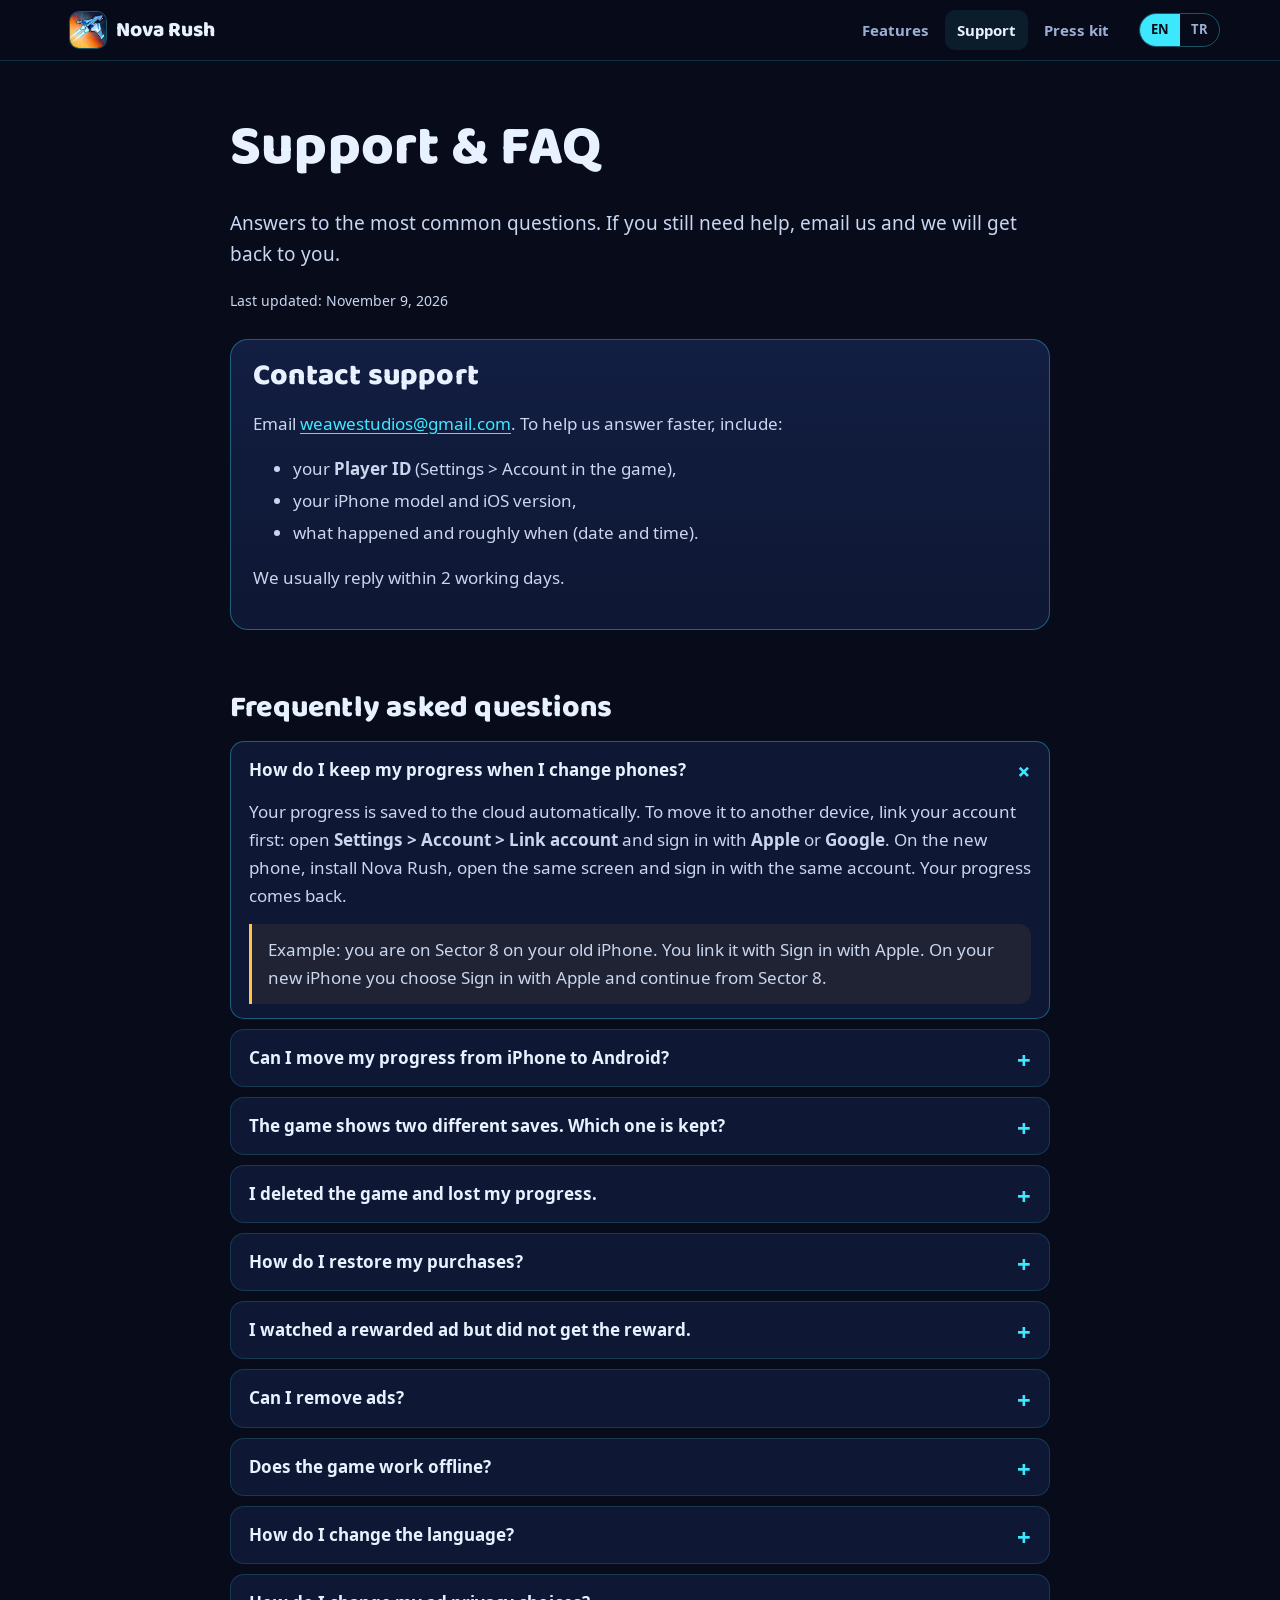
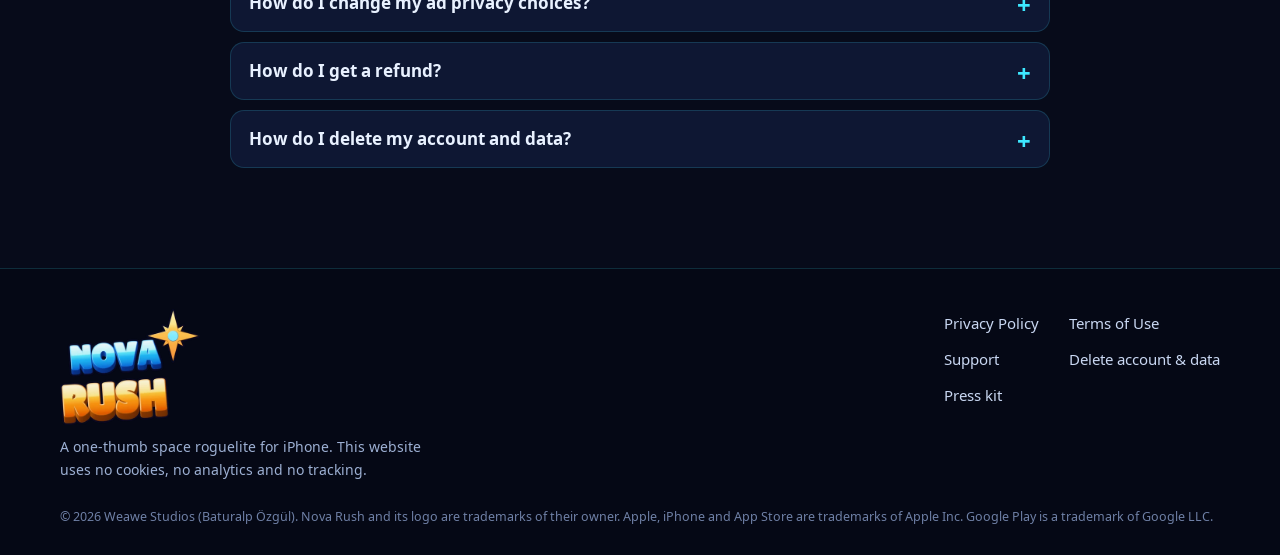
<file: support.html>
<!doctype html>
<html lang="en">
<head>
<meta charset="utf-8">
<meta name="viewport" content="width=device-width, initial-scale=1, viewport-fit=cover">
<title>Support &amp; FAQ · Nova Rush</title>
<meta name="description" content="Move your progress, restore purchases, fix ad rewards and contact support.">
<meta name="theme-color" content="#070B1A">
<meta name="color-scheme" content="dark">
<meta name="apple-itunes-app" content="app-id=6832023778">
<link rel="canonical" href="https://weawestudios.github.io/support.html">
<link rel="alternate" hreflang="en" href="https://weawestudios.github.io/support.html">
<link rel="alternate" hreflang="tr" href="https://weawestudios.github.io/tr/support.html">
<link rel="alternate" hreflang="x-default" href="https://weawestudios.github.io/support.html">
<meta property="og:type" content="website">
<meta property="og:site_name" content="Nova Rush">
<meta property="og:title" content="Support &amp; FAQ · Nova Rush">
<meta property="og:description" content="Move your progress, restore purchases, fix ad rewards and contact support.">
<meta property="og:url" content="https://weawestudios.github.io/support.html">
<meta property="og:image" content="https://weawestudios.github.io/assets/img/og_image.png">
<meta property="og:locale" content="en_US">
<meta name="twitter:card" content="summary_large_image">
<link rel="icon" href="favicon.ico" sizes="48x48">
<link rel="icon" href="favicon.png" type="image/png">
<link rel="apple-touch-icon" href="apple-touch-icon.png">
<link rel="preload" href="assets/fonts/baloo2.woff" as="font" type="font/woff" crossorigin>
<link rel="stylesheet" href="assets/css/site.css">
</head>
<body class="p-support">
<a class="skip" href="#main">Skip to content</a>
<header class="top">
  <div class="wrap top-in">
    <a class="brand" href="./" aria-label="Nova Rush">
      <picture><source type="image/webp" srcset="assets/img/icon_128.webp"><img src="assets/img/icon_128.png" alt="" width="36" height="36" class="brand-icon"></picture>
      <span>Nova Rush</span>
    </a>
    <nav class="nav" aria-label="Main"><a href="./#features">Features</a><a href="support.html" aria-current="page">Support</a><a href="press.html">Press kit</a></nav>
    <div class="langs" role="group" aria-label="Language"><span class="lang current" aria-current="true">EN</span><a class="lang" href="tr/support.html" hreflang="tr" lang="tr" aria-label="Türkçe">TR</a></div>
  </div>
</header>
<main id="main" class="doc">
  <div class="wrap narrow">
    <h1>Support & FAQ</h1>
    <p class="lead">Answers to the most common questions. If you still need help, email us and we will get back to you.</p>
    <p class="updated">Last updated: <time datetime="2026-11-09">November 9, 2026</time></p>
    
<aside class="contact-card">
<h2>Contact support</h2>
<p>Email <a href="mailto:weawestudios@gmail.com">weawestudios@gmail.com</a>. To help us answer faster, include:</p>
<ul><li>your <b>Player ID</b> (Settings &gt; Account in the game),</li><li>your iPhone model and iOS version,</li><li>what happened and roughly when (date and time).</li></ul>
<p>We usually reply within 2 working days.</p>
</aside>

<h2>Frequently asked questions</h2>

<details open><summary>How do I keep my progress when I change phones?</summary>
<p>Your progress is saved to the cloud automatically. To move it to another device, link your account first: open <b>Settings &gt; Account &gt; Link account</b> and sign in with <b>Apple</b> or <b>Google</b>. On the new phone, install Nova Rush, open the same screen and sign in with the same account. Your progress comes back.</p>
<p class="example">Example: you are on Sector 8 on your old iPhone. You link it with Sign in with Apple. On your new iPhone you choose Sign in with Apple and continue from Sector 8.</p></details>

<details><summary>Can I move my progress from iPhone to Android?</summary>
<p>Yes, once the Android version launches. Link your account with Apple or Google on the iPhone, then sign in with the same account on Android. Purchases are tied to each store, so items bought on the App Store are restored on iPhone, and Google Play purchases on Android; progress and in-game currencies move with your account.</p></details>

<details><summary>The game shows two different saves. Which one is kept?</summary>
<p>If your device and the cloud have different progress, the game shows both (for example "Sector 8, Pilot level 24" and "Sector 3, Pilot level 9") and you choose. Purchases are never lost; they can always be restored from the store.</p></details>

<details><summary>I deleted the game and lost my progress.</summary>
<p>If you had linked your account, reinstall the game and sign in with the same Apple or Google account. If you never linked it, the anonymous account cannot be recovered automatically. Email us with your old Player ID if you have it, and roughly when you last played; we will check what we can do.</p></details>

<details><summary>How do I restore my purchases?</summary>
<p>Open <b>Settings &gt; Account &gt; Restore Purchases</b> while signed in to the App Store with the same Apple ID you used to buy. Permanent items such as No Ads come back. Consumables (like crystals) are already in your cloud save and return when you sign in to your linked account.</p></details>

<details><summary>I watched a rewarded ad but did not get the reward.</summary>
<p>The reward is given when the ad finishes. If you closed the ad early or lost connection, the reward may not be granted. If you are sure you watched it to the end, email us with the date and time and your Player ID, and we will check.</p></details>

<details><summary>Can I remove ads?</summary>
<p>Yes. The <b>No Ads</b> purchase removes interstitial ads completely and gives you rewarded-ad rewards without watching an ad. There are never banner ads.</p></details>

<details><summary>Does the game work offline?</summary>
<p>Yes. You can play without internet; progress is saved on the device and synced to the cloud when you are back online. Ads, purchases and account linking need a connection.</p></details>

<details><summary>How do I change the language?</summary>
<p>The game uses your phone's language automatically. You can change it any time in <b>Settings &gt; Language</b>.</p></details>

<details><summary>How do I change my ad privacy choices?</summary>
<p>For tracking, go to iOS <b>Settings &gt; Privacy &amp; Security &gt; Tracking</b>. In the EEA, UK and Switzerland you can also change your ad consent from the privacy options in the game's Settings. See the <a href="privacy.html#ads">Privacy Policy</a>.</p></details>

<details><summary>How do I get a refund?</summary>
<p>Purchases are processed by Apple, so refunds are requested from Apple at <a href="https://reportaproblem.apple.com" rel="noopener">reportaproblem.apple.com</a>.</p></details>

<details><summary>How do I delete my account and data?</summary>
<p>In the game: <b>Settings &gt; Account &gt; Delete my account and data</b>, or follow the steps on the <a href="delete-account.html">account deletion page</a>.</p></details>

  </div>
</main>
<footer class="foot">
  <div class="wrap foot-in">
    <div class="foot-brand">
      <picture><source type="image/webp" srcset="assets/img/logo_360.webp"><img src="assets/img/logo_360.png" alt="Nova Rush" width="360" height="298" loading="lazy" decoding="async"></picture>
      <p>A one-thumb space roguelite for iPhone. This website uses no cookies, no analytics and no tracking.</p>
    </div>
    <ul class="foot-links"><li><a href="privacy.html">Privacy Policy</a></li><li><a href="terms.html">Terms of Use</a></li><li><a href="support.html">Support</a></li><li><a href="delete-account.html">Delete account & data</a></li><li><a href="press.html">Press kit</a></li></ul>
  </div>
  <div class="wrap foot-legal"><p>© 2026 Weawe Studios (Baturalp Özgül). Nova Rush and its logo are trademarks of their owner. Apple, iPhone and App Store are trademarks of Apple Inc. Google Play is a trademark of Google LLC.</p></div>
</footer>
<script src="assets/js/site.js" defer></script>
</body>
</html>
</file>
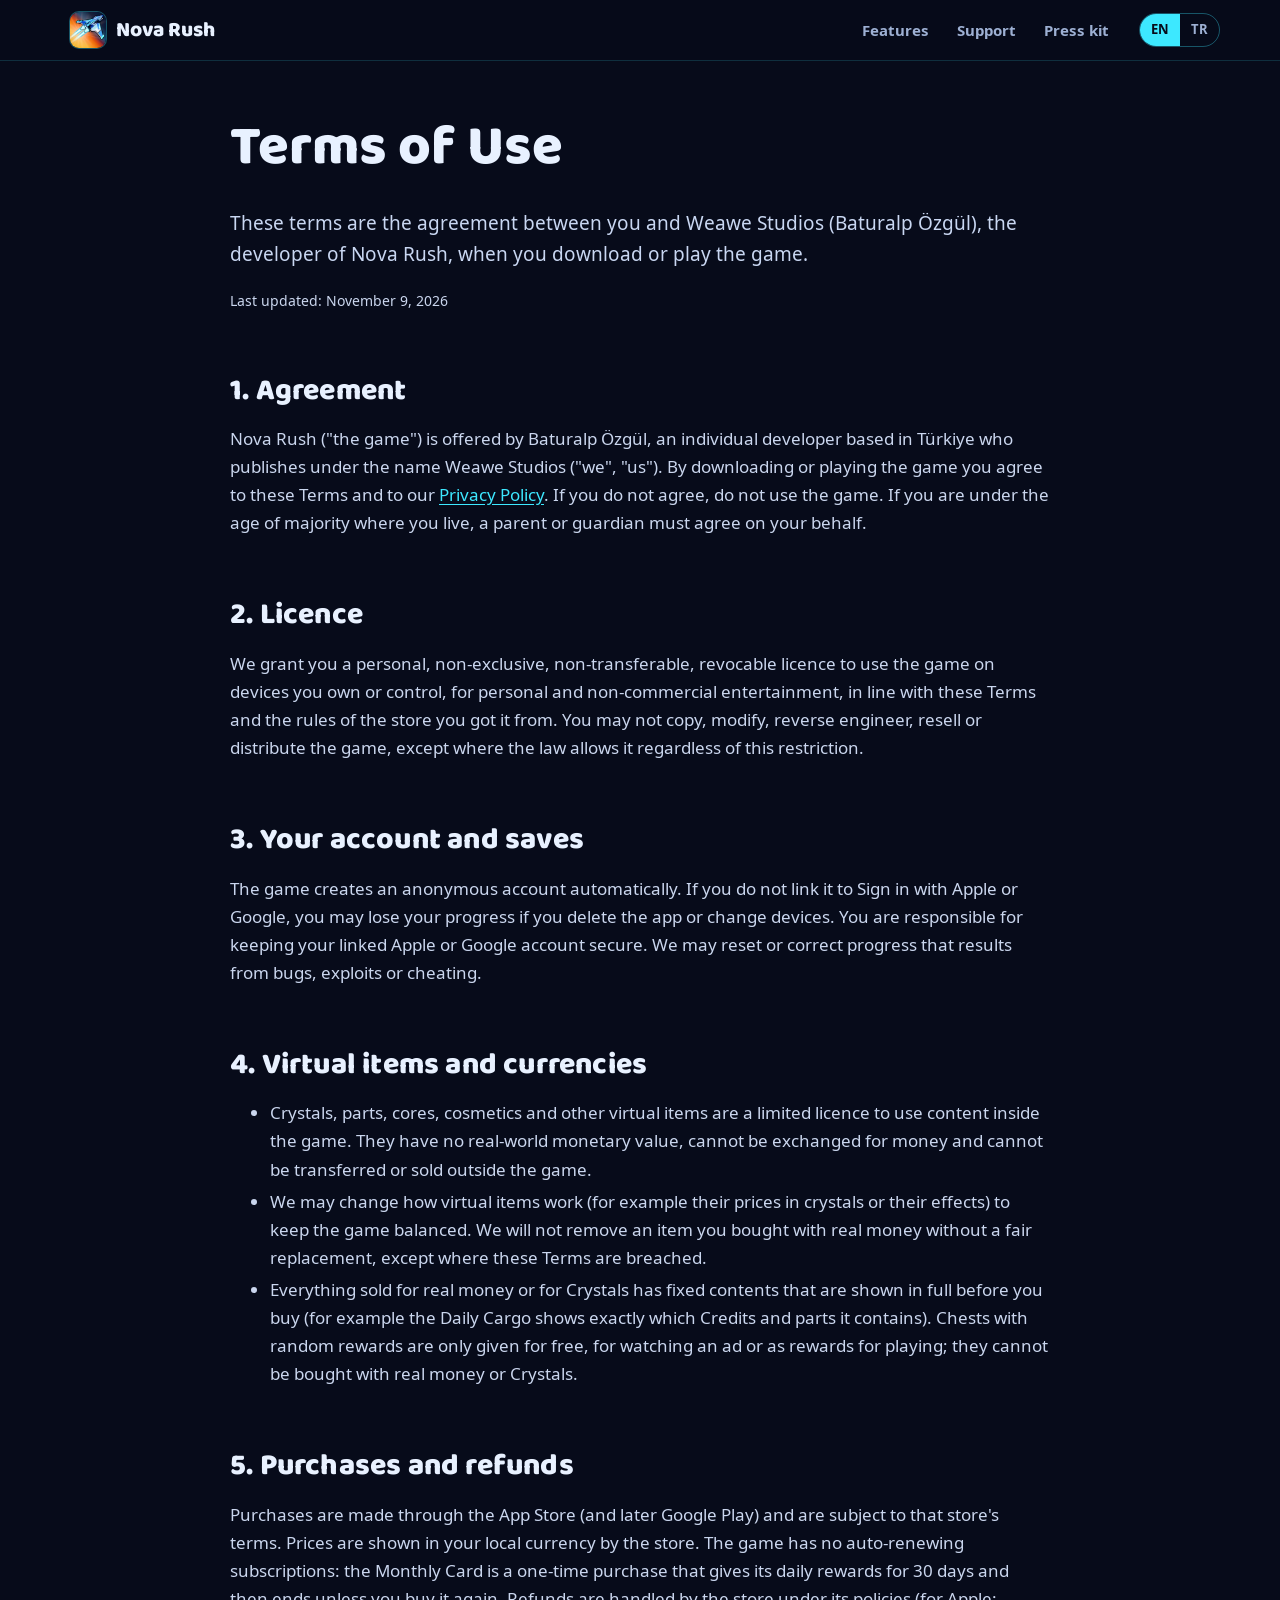
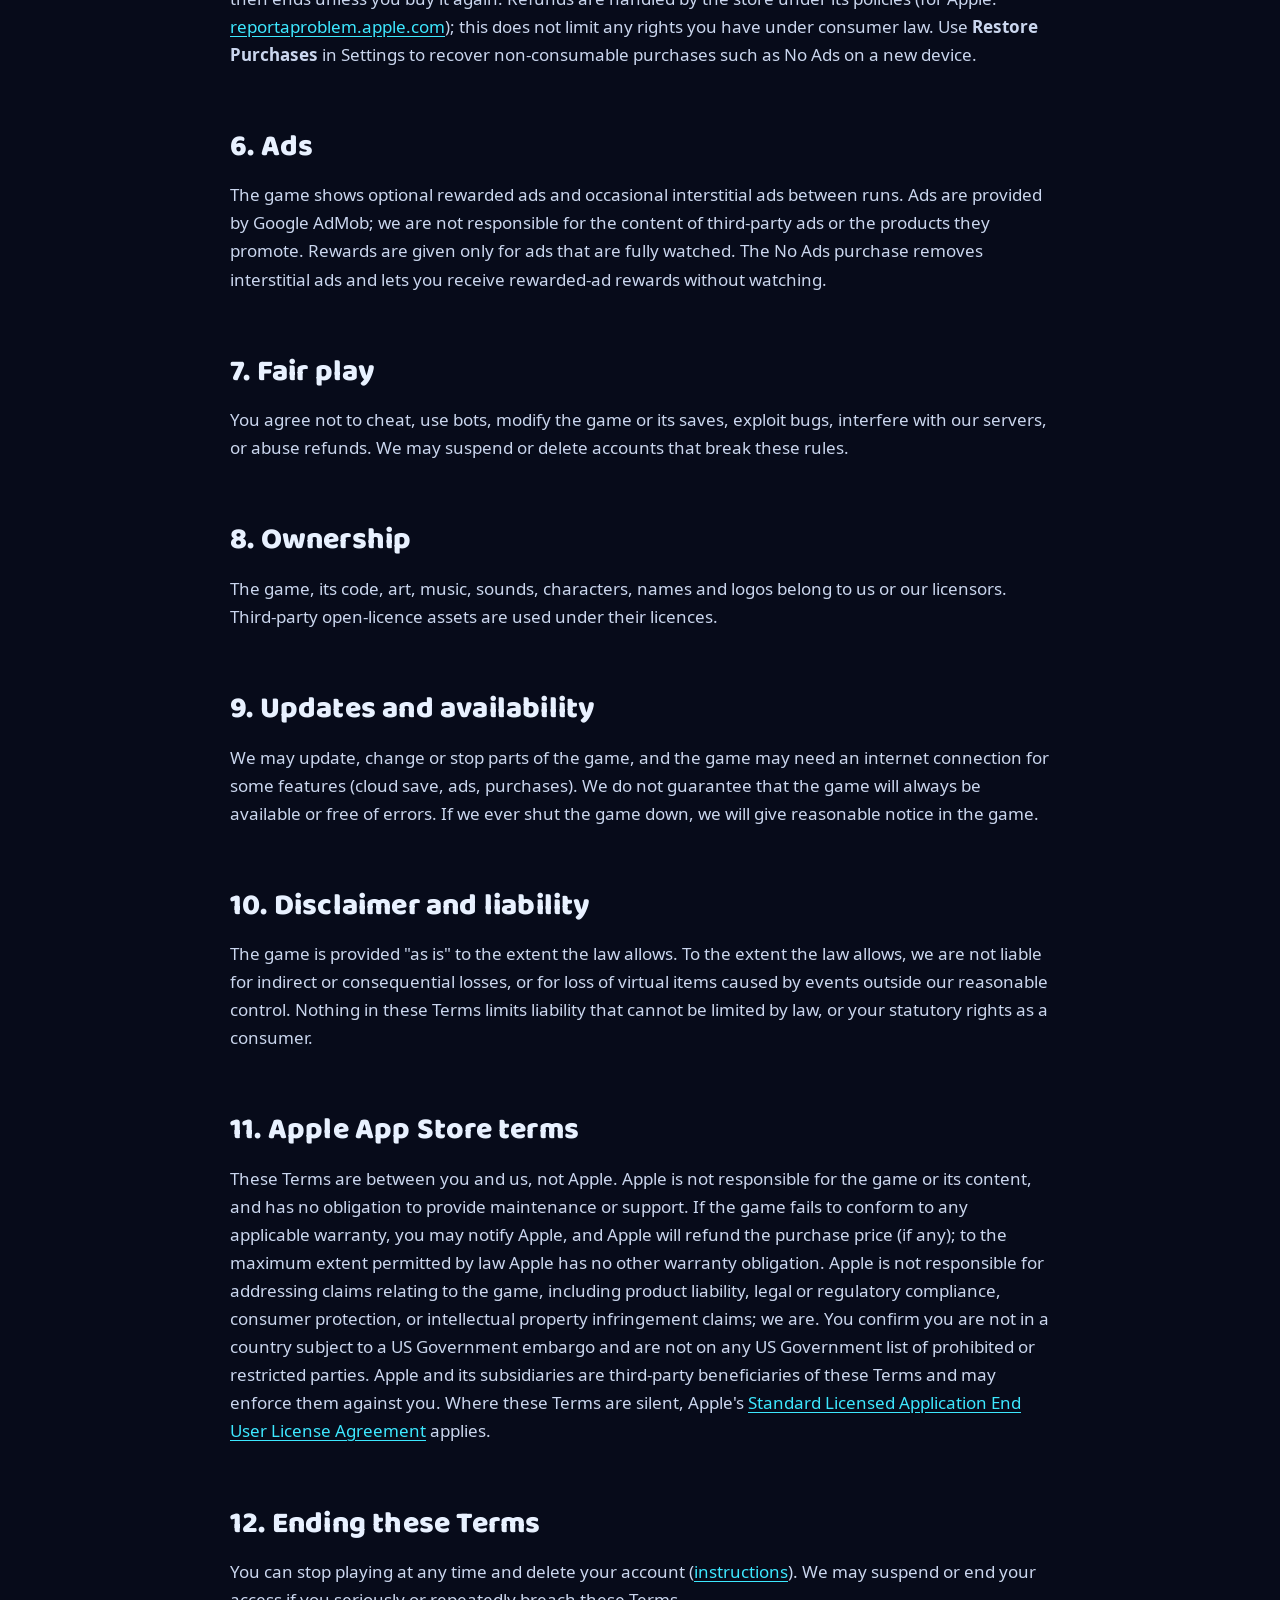
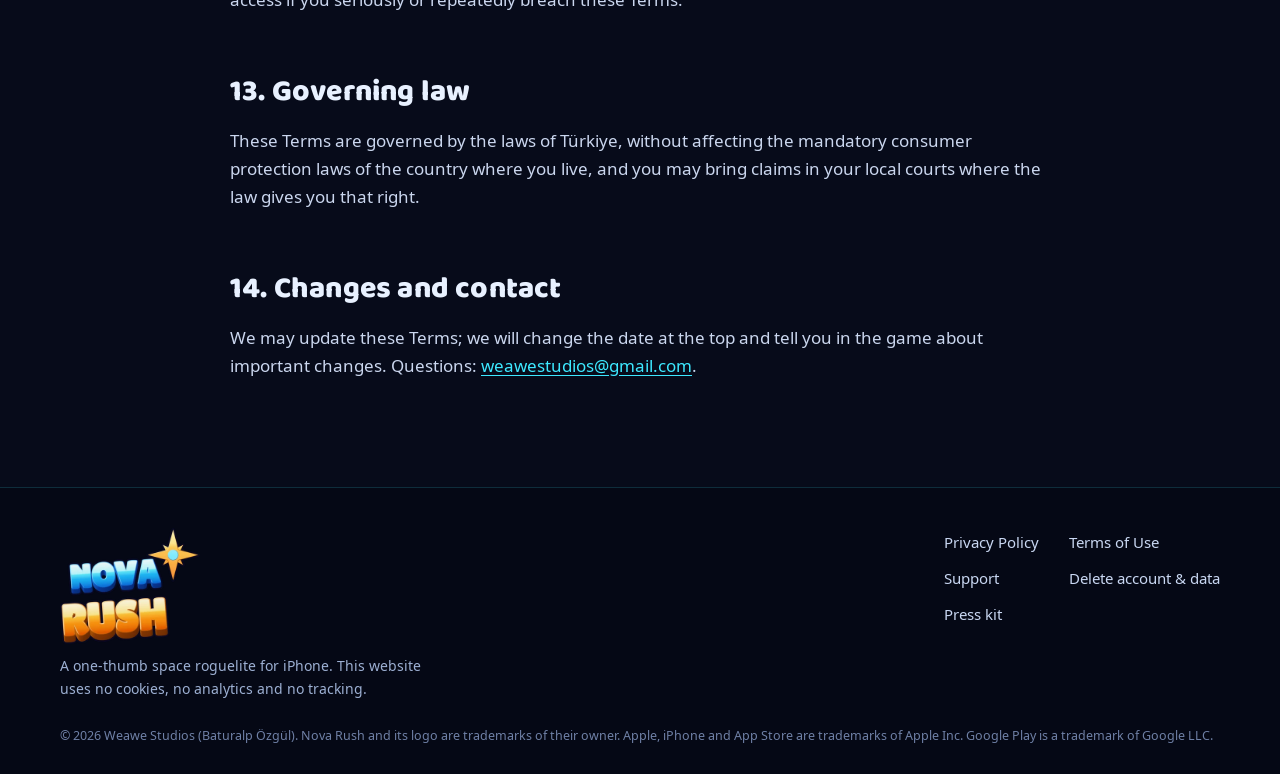
<file: terms.html>
<!doctype html>
<html lang="en">
<head>
<meta charset="utf-8">
<meta name="viewport" content="width=device-width, initial-scale=1, viewport-fit=cover">
<title>Terms of Use · Nova Rush</title>
<meta name="description" content="The rules for playing Nova Rush, purchases, virtual items and ads.">
<meta name="theme-color" content="#070B1A">
<meta name="color-scheme" content="dark">
<meta name="apple-itunes-app" content="app-id=6832023778">
<link rel="canonical" href="https://weawestudios.github.io/terms.html">
<link rel="alternate" hreflang="en" href="https://weawestudios.github.io/terms.html">
<link rel="alternate" hreflang="tr" href="https://weawestudios.github.io/tr/terms.html">
<link rel="alternate" hreflang="x-default" href="https://weawestudios.github.io/terms.html">
<meta property="og:type" content="website">
<meta property="og:site_name" content="Nova Rush">
<meta property="og:title" content="Terms of Use · Nova Rush">
<meta property="og:description" content="The rules for playing Nova Rush, purchases, virtual items and ads.">
<meta property="og:url" content="https://weawestudios.github.io/terms.html">
<meta property="og:image" content="https://weawestudios.github.io/assets/img/og_image.png">
<meta property="og:locale" content="en_US">
<meta name="twitter:card" content="summary_large_image">
<link rel="icon" href="favicon.ico" sizes="48x48">
<link rel="icon" href="favicon.png" type="image/png">
<link rel="apple-touch-icon" href="apple-touch-icon.png">
<link rel="preload" href="assets/fonts/baloo2.woff" as="font" type="font/woff" crossorigin>
<link rel="stylesheet" href="assets/css/site.css">
</head>
<body class="p-terms">
<a class="skip" href="#main">Skip to content</a>
<header class="top">
  <div class="wrap top-in">
    <a class="brand" href="./" aria-label="Nova Rush">
      <picture><source type="image/webp" srcset="assets/img/icon_128.webp"><img src="assets/img/icon_128.png" alt="" width="36" height="36" class="brand-icon"></picture>
      <span>Nova Rush</span>
    </a>
    <nav class="nav" aria-label="Main"><a href="./#features">Features</a><a href="support.html">Support</a><a href="press.html">Press kit</a></nav>
    <div class="langs" role="group" aria-label="Language"><span class="lang current" aria-current="true">EN</span><a class="lang" href="tr/terms.html" hreflang="tr" lang="tr" aria-label="Türkçe">TR</a></div>
  </div>
</header>
<main id="main" class="doc">
  <div class="wrap narrow">
    <h1>Terms of Use</h1>
    <p class="lead">These terms are the agreement between you and Weawe Studios (Baturalp Özgül), the developer of Nova Rush, when you download or play the game.</p>
    <p class="updated">Last updated: <time datetime="2026-11-09">November 9, 2026</time></p>
    
<h2>1. Agreement</h2>
<p>Nova Rush ("the game") is offered by Baturalp Özgül, an individual developer based in Türkiye who publishes under the name Weawe Studios ("we", "us"). By downloading or playing the game you agree to these Terms and to our <a href="privacy.html">Privacy Policy</a>. If you do not agree, do not use the game. If you are under the age of majority where you live, a parent or guardian must agree on your behalf.</p>

<h2>2. Licence</h2>
<p>We grant you a personal, non-exclusive, non-transferable, revocable licence to use the game on devices you own or control, for personal and non-commercial entertainment, in line with these Terms and the rules of the store you got it from. You may not copy, modify, reverse engineer, resell or distribute the game, except where the law allows it regardless of this restriction.</p>

<h2>3. Your account and saves</h2>
<p>The game creates an anonymous account automatically. If you do not link it to Sign in with Apple or Google, you may lose your progress if you delete the app or change devices. You are responsible for keeping your linked Apple or Google account secure. We may reset or correct progress that results from bugs, exploits or cheating.</p>

<h2>4. Virtual items and currencies</h2>
<ul>
<li>Crystals, parts, cores, cosmetics and other virtual items are a limited licence to use content inside the game. They have no real-world monetary value, cannot be exchanged for money and cannot be transferred or sold outside the game.</li>
<li>We may change how virtual items work (for example their prices in crystals or their effects) to keep the game balanced. We will not remove an item you bought with real money without a fair replacement, except where these Terms are breached.</li>
<li>Everything sold for real money or for Crystals has fixed contents that are shown in full before you buy (for example the Daily Cargo shows exactly which Credits and parts it contains). Chests with random rewards are only given for free, for watching an ad or as rewards for playing; they cannot be bought with real money or Crystals.</li>
</ul>

<h2>5. Purchases and refunds</h2>
<p>Purchases are made through the App Store (and later Google Play) and are subject to that store's terms. Prices are shown in your local currency by the store. The game has no auto-renewing subscriptions: the Monthly Card is a one-time purchase that gives its daily rewards for 30 days and then ends unless you buy it again. Refunds are handled by the store under its policies (for Apple: <a href="https://reportaproblem.apple.com" rel="noopener">reportaproblem.apple.com</a>); this does not limit any rights you have under consumer law. Use <b>Restore Purchases</b> in Settings to recover non-consumable purchases such as No Ads on a new device.</p>

<h2>6. Ads</h2>
<p>The game shows optional rewarded ads and occasional interstitial ads between runs. Ads are provided by Google AdMob; we are not responsible for the content of third-party ads or the products they promote. Rewards are given only for ads that are fully watched. The No Ads purchase removes interstitial ads and lets you receive rewarded-ad rewards without watching.</p>

<h2>7. Fair play</h2>
<p>You agree not to cheat, use bots, modify the game or its saves, exploit bugs, interfere with our servers, or abuse refunds. We may suspend or delete accounts that break these rules.</p>

<h2>8. Ownership</h2>
<p>The game, its code, art, music, sounds, characters, names and logos belong to us or our licensors. Third-party open-licence assets are used under their licences.</p>

<h2>9. Updates and availability</h2>
<p>We may update, change or stop parts of the game, and the game may need an internet connection for some features (cloud save, ads, purchases). We do not guarantee that the game will always be available or free of errors. If we ever shut the game down, we will give reasonable notice in the game.</p>

<h2>10. Disclaimer and liability</h2>
<p>The game is provided "as is" to the extent the law allows. To the extent the law allows, we are not liable for indirect or consequential losses, or for loss of virtual items caused by events outside our reasonable control. Nothing in these Terms limits liability that cannot be limited by law, or your statutory rights as a consumer.</p>

<h2>11. Apple App Store terms</h2>
<p>These Terms are between you and us, not Apple. Apple is not responsible for the game or its content, and has no obligation to provide maintenance or support. If the game fails to conform to any applicable warranty, you may notify Apple, and Apple will refund the purchase price (if any); to the maximum extent permitted by law Apple has no other warranty obligation. Apple is not responsible for addressing claims relating to the game, including product liability, legal or regulatory compliance, consumer protection, or intellectual property infringement claims; we are. You confirm you are not in a country subject to a US Government embargo and are not on any US Government list of prohibited or restricted parties. Apple and its subsidiaries are third-party beneficiaries of these Terms and may enforce them against you. Where these Terms are silent, Apple's <a href="https://www.apple.com/legal/internet-services/itunes/dev/stdeula/" rel="noopener">Standard Licensed Application End User License Agreement</a> applies.</p>

<h2>12. Ending these Terms</h2>
<p>You can stop playing at any time and delete your account (<a href="delete-account.html">instructions</a>). We may suspend or end your access if you seriously or repeatedly breach these Terms.</p>

<h2>13. Governing law</h2>
<p>These Terms are governed by the laws of Türkiye, without affecting the mandatory consumer protection laws of the country where you live, and you may bring claims in your local courts where the law gives you that right.</p>

<h2>14. Changes and contact</h2>
<p>We may update these Terms; we will change the date at the top and tell you in the game about important changes. Questions: <a href="mailto:weawestudios@gmail.com">weawestudios@gmail.com</a>.</p>

  </div>
</main>
<footer class="foot">
  <div class="wrap foot-in">
    <div class="foot-brand">
      <picture><source type="image/webp" srcset="assets/img/logo_360.webp"><img src="assets/img/logo_360.png" alt="Nova Rush" width="360" height="298" loading="lazy" decoding="async"></picture>
      <p>A one-thumb space roguelite for iPhone. This website uses no cookies, no analytics and no tracking.</p>
    </div>
    <ul class="foot-links"><li><a href="privacy.html">Privacy Policy</a></li><li><a href="terms.html">Terms of Use</a></li><li><a href="support.html">Support</a></li><li><a href="delete-account.html">Delete account & data</a></li><li><a href="press.html">Press kit</a></li></ul>
  </div>
  <div class="wrap foot-legal"><p>© 2026 Weawe Studios (Baturalp Özgül). Nova Rush and its logo are trademarks of their owner. Apple, iPhone and App Store are trademarks of Apple Inc. Google Play is a trademark of Google LLC.</p></div>
</footer>
<script src="assets/js/site.js" defer></script>
</body>
</html>
</file>
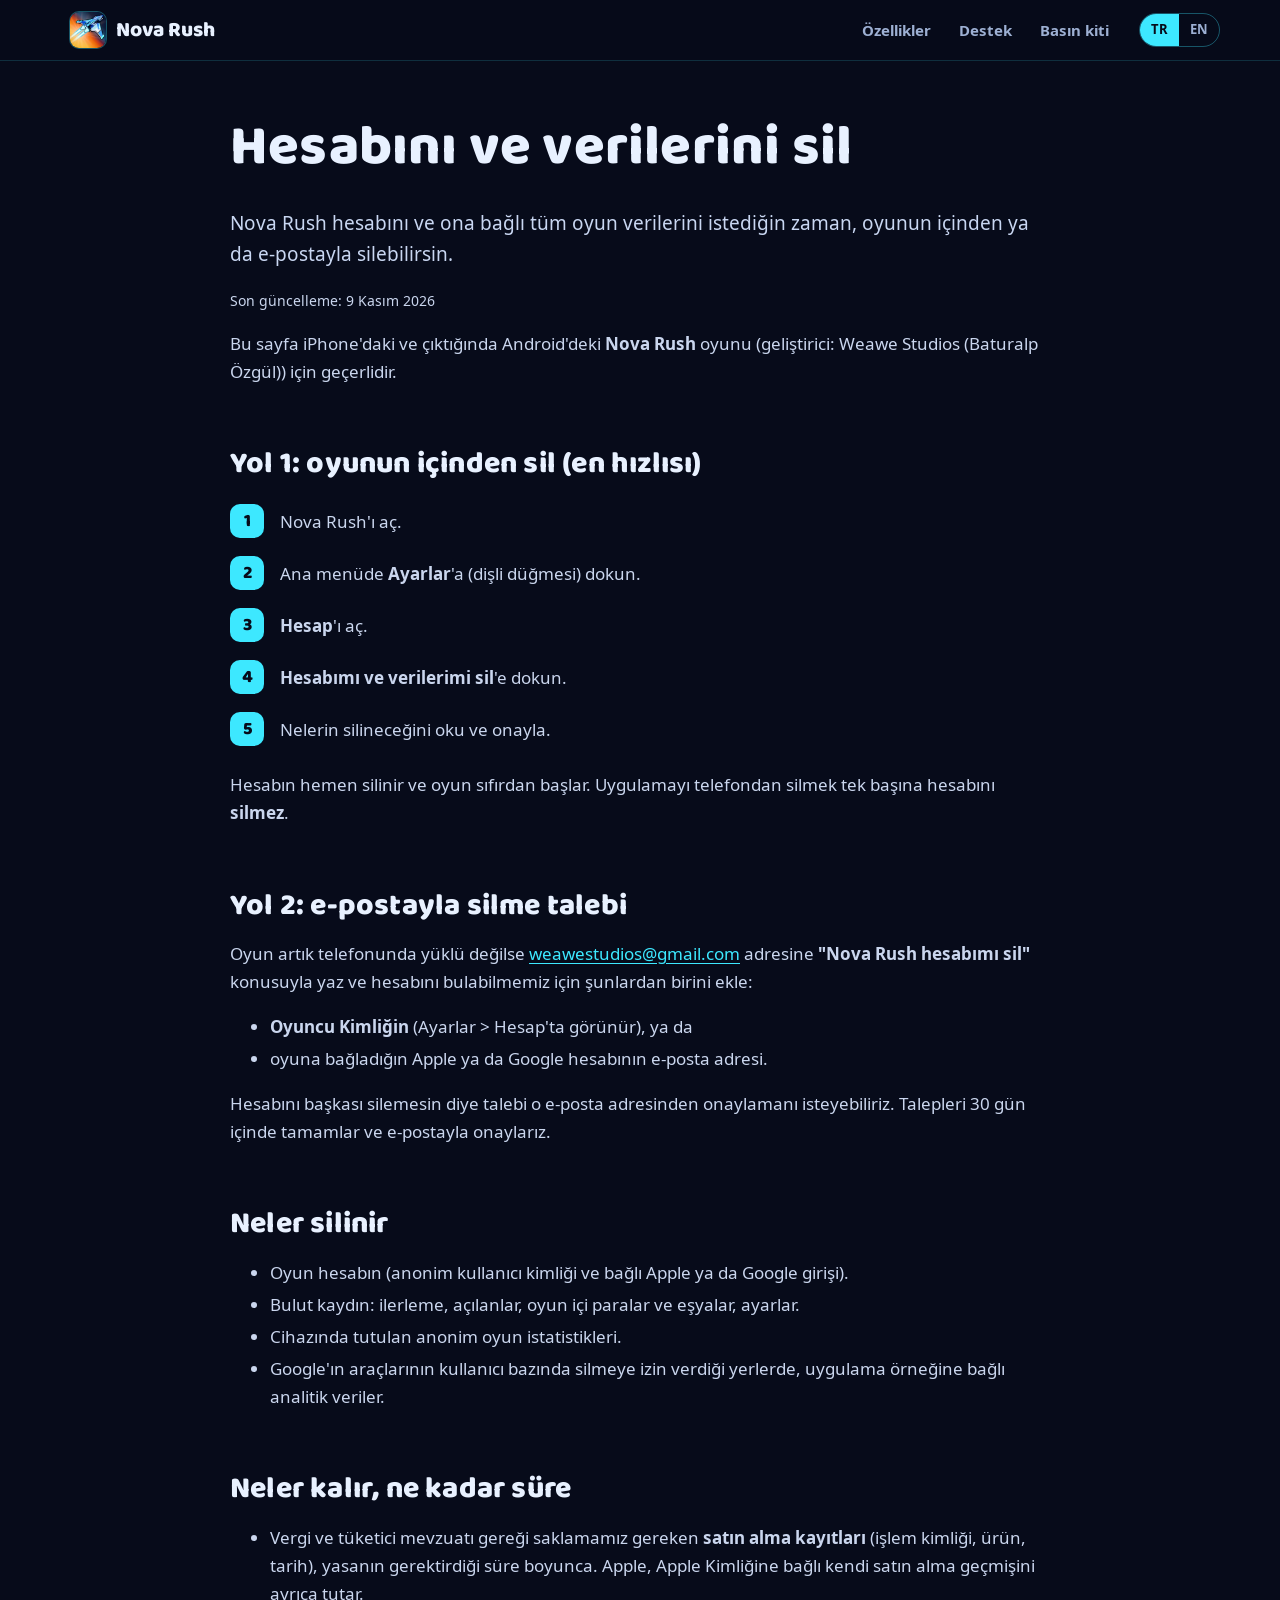
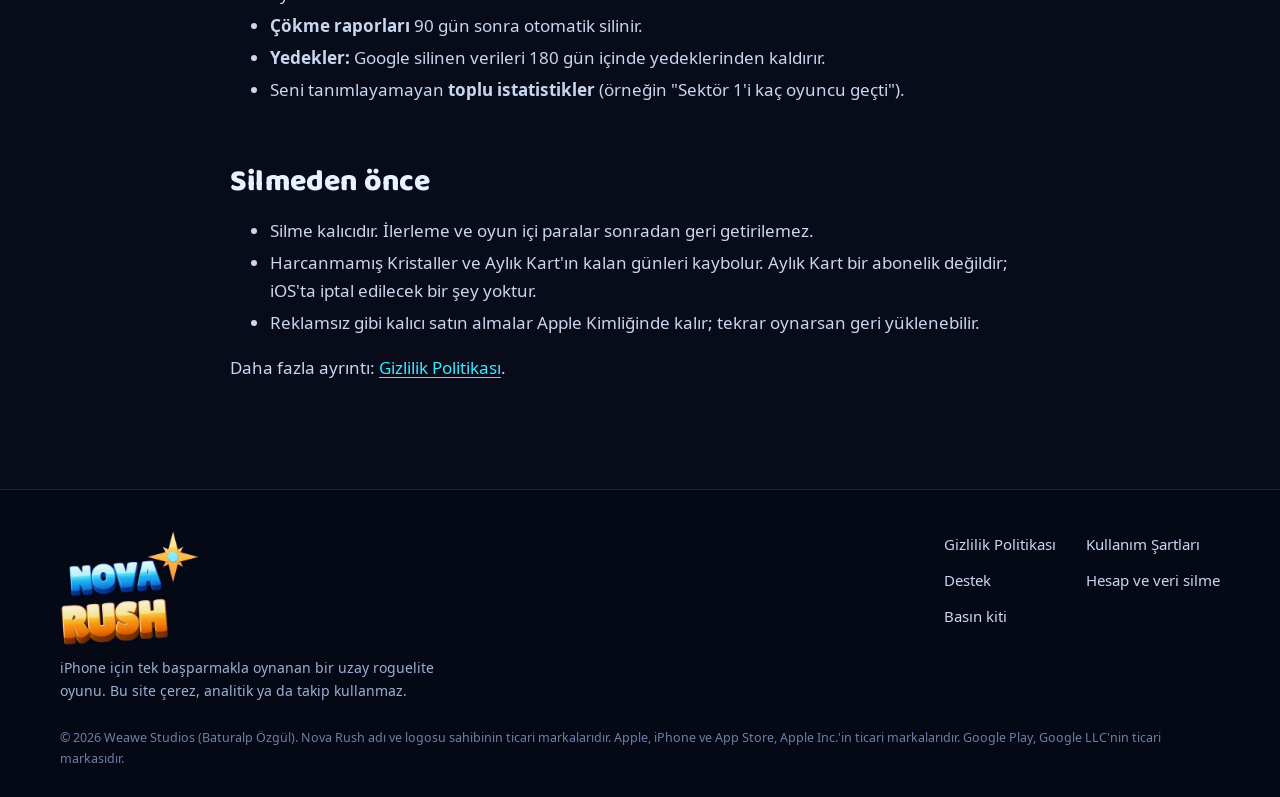
<file: tr/delete-account.html>
<!doctype html>
<html lang="tr">
<head>
<meta charset="utf-8">
<meta name="viewport" content="width=device-width, initial-scale=1, viewport-fit=cover">
<title>Hesabını ve verilerini sil · Nova Rush</title>
<meta name="description" content="Nova Rush hesabını ve oyun verilerini oyunun içinden ya da e-postayla nasıl silersin.">
<meta name="theme-color" content="#070B1A">
<meta name="color-scheme" content="dark">
<meta name="apple-itunes-app" content="app-id=6832023778">
<link rel="canonical" href="https://weawestudios.github.io/tr/delete-account.html">
<link rel="alternate" hreflang="en" href="https://weawestudios.github.io/delete-account.html">
<link rel="alternate" hreflang="tr" href="https://weawestudios.github.io/tr/delete-account.html">
<link rel="alternate" hreflang="x-default" href="https://weawestudios.github.io/delete-account.html">
<meta property="og:type" content="website">
<meta property="og:site_name" content="Nova Rush">
<meta property="og:title" content="Hesabını ve verilerini sil · Nova Rush">
<meta property="og:description" content="Nova Rush hesabını ve oyun verilerini oyunun içinden ya da e-postayla nasıl silersin.">
<meta property="og:url" content="https://weawestudios.github.io/tr/delete-account.html">
<meta property="og:image" content="https://weawestudios.github.io/assets/img/og_image.png">
<meta property="og:locale" content="tr_TR">
<meta name="twitter:card" content="summary_large_image">
<link rel="icon" href="../favicon.ico" sizes="48x48">
<link rel="icon" href="../favicon.png" type="image/png">
<link rel="apple-touch-icon" href="../apple-touch-icon.png">
<link rel="preload" href="../assets/fonts/baloo2.woff" as="font" type="font/woff" crossorigin>
<link rel="stylesheet" href="../assets/css/site.css">
</head>
<body class="p-delete-account">
<a class="skip" href="#main">İçeriğe geç</a>
<header class="top">
  <div class="wrap top-in">
    <a class="brand" href="../tr/" aria-label="Nova Rush">
      <picture><source type="image/webp" srcset="../assets/img/icon_128.webp"><img src="../assets/img/icon_128.png" alt="" width="36" height="36" class="brand-icon"></picture>
      <span>Nova Rush</span>
    </a>
    <nav class="nav" aria-label="Ana menü"><a href="../tr/#features">Özellikler</a><a href="../tr/support.html">Destek</a><a href="../tr/press.html">Basın kiti</a></nav>
    <div class="langs" role="group" aria-label="Dil"><span class="lang current" aria-current="true">TR</span><a class="lang" href="../delete-account.html" hreflang="en" lang="en" aria-label="English">EN</a></div>
  </div>
</header>
<main id="main" class="doc">
  <div class="wrap narrow">
    <h1>Hesabını ve verilerini sil</h1>
    <p class="lead">Nova Rush hesabını ve ona bağlı tüm oyun verilerini istediğin zaman, oyunun içinden ya da e-postayla silebilirsin.</p>
    <p class="updated">Son güncelleme: <time datetime="2026-11-09">9 Kasım 2026</time></p>
    
<p>Bu sayfa iPhone'daki ve çıktığında Android'deki <b>Nova Rush</b> oyunu (geliştirici: Weawe Studios (Baturalp Özgül)) için geçerlidir.</p>

<h2>Yol 1: oyunun içinden sil (en hızlısı)</h2>
<ol class="steps">
<li>Nova Rush'ı aç.</li>
<li>Ana menüde <b>Ayarlar</b>'a (dişli düğmesi) dokun.</li>
<li><b>Hesap</b>'ı aç.</li>
<li><b>Hesabımı ve verilerimi sil</b>'e dokun.</li>
<li>Nelerin silineceğini oku ve onayla.</li>
</ol>
<p>Hesabın hemen silinir ve oyun sıfırdan başlar. Uygulamayı telefondan silmek tek başına hesabını <b>silmez</b>.</p>

<h2>Yol 2: e-postayla silme talebi</h2>
<p>Oyun artık telefonunda yüklü değilse <a href="mailto:weawestudios@gmail.com?subject=Nova%20Rush%20hesab%C4%B1m%C4%B1%20sil">weawestudios@gmail.com</a> adresine <b>"Nova Rush hesabımı sil"</b> konusuyla yaz ve hesabını bulabilmemiz için şunlardan birini ekle:</p>
<ul>
<li><b>Oyuncu Kimliğin</b> (Ayarlar &gt; Hesap'ta görünür), ya da</li>
<li>oyuna bağladığın Apple ya da Google hesabının e-posta adresi.</li>
</ul>
<p>Hesabını başkası silemesin diye talebi o e-posta adresinden onaylamanı isteyebiliriz. Talepleri 30 gün içinde tamamlar ve e-postayla onaylarız.</p>

<h2>Neler silinir</h2>
<ul>
<li>Oyun hesabın (anonim kullanıcı kimliği ve bağlı Apple ya da Google girişi).</li>
<li>Bulut kaydın: ilerleme, açılanlar, oyun içi paralar ve eşyalar, ayarlar.</li>
<li>Cihazında tutulan anonim oyun istatistikleri.</li>
<li>Google'ın araçlarının kullanıcı bazında silmeye izin verdiği yerlerde, uygulama örneğine bağlı analitik veriler.</li>
</ul>

<h2>Neler kalır, ne kadar süre</h2>
<ul>
<li>Vergi ve tüketici mevzuatı gereği saklamamız gereken <b>satın alma kayıtları</b> (işlem kimliği, ürün, tarih), yasanın gerektirdiği süre boyunca. Apple, Apple Kimliğine bağlı kendi satın alma geçmişini ayrıca tutar.</li>
<li><b>Çökme raporları</b> 90 gün sonra otomatik silinir.</li>
<li><b>Yedekler:</b> Google silinen verileri 180 gün içinde yedeklerinden kaldırır.</li>
<li>Seni tanımlayamayan <b>toplu istatistikler</b> (örneğin "Sektör 1'i kaç oyuncu geçti").</li>
</ul>

<h2>Silmeden önce</h2>
<ul>
<li>Silme kalıcıdır. İlerleme ve oyun içi paralar sonradan geri getirilemez.</li>
<li>Harcanmamış Kristaller ve Aylık Kart'ın kalan günleri kaybolur. Aylık Kart bir abonelik değildir; iOS'ta iptal edilecek bir şey yoktur.</li>
<li>Reklamsız gibi kalıcı satın almalar Apple Kimliğinde kalır; tekrar oynarsan geri yüklenebilir.</li>
</ul>
<p>Daha fazla ayrıntı: <a href="privacy.html#delete">Gizlilik Politikası</a>.</p>

  </div>
</main>
<footer class="foot">
  <div class="wrap foot-in">
    <div class="foot-brand">
      <picture><source type="image/webp" srcset="../assets/img/logo_360.webp"><img src="../assets/img/logo_360.png" alt="Nova Rush" width="360" height="298" loading="lazy" decoding="async"></picture>
      <p>iPhone için tek başparmakla oynanan bir uzay roguelite oyunu. Bu site çerez, analitik ya da takip kullanmaz.</p>
    </div>
    <ul class="foot-links"><li><a href="../tr/privacy.html">Gizlilik Politikası</a></li><li><a href="../tr/terms.html">Kullanım Şartları</a></li><li><a href="../tr/support.html">Destek</a></li><li><a href="../tr/delete-account.html">Hesap ve veri silme</a></li><li><a href="../tr/press.html">Basın kiti</a></li></ul>
  </div>
  <div class="wrap foot-legal"><p>© 2026 Weawe Studios (Baturalp Özgül). Nova Rush adı ve logosu sahibinin ticari markalarıdır. Apple, iPhone ve App Store, Apple Inc.'in ticari markalarıdır. Google Play, Google LLC'nin ticari markasıdır.</p></div>
</footer>
<script src="../assets/js/site.js" defer></script>
</body>
</html>
</file>
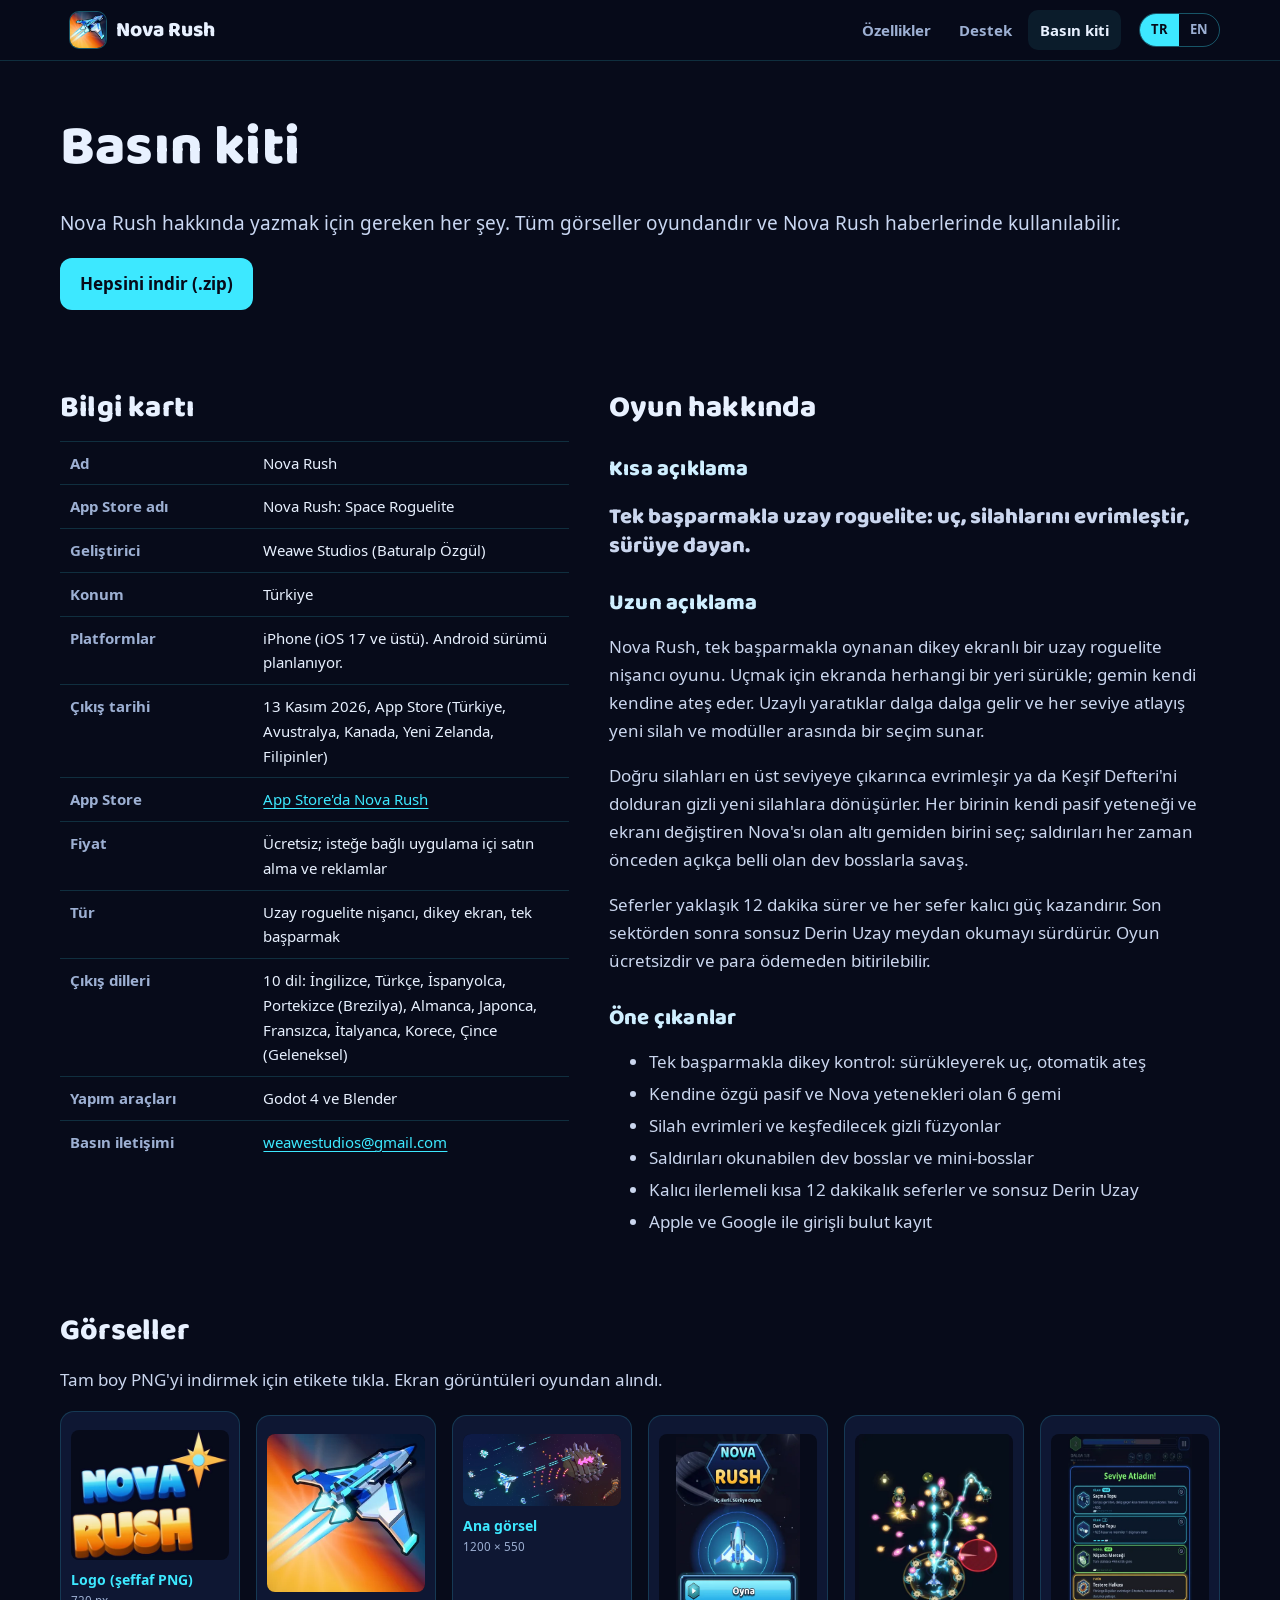
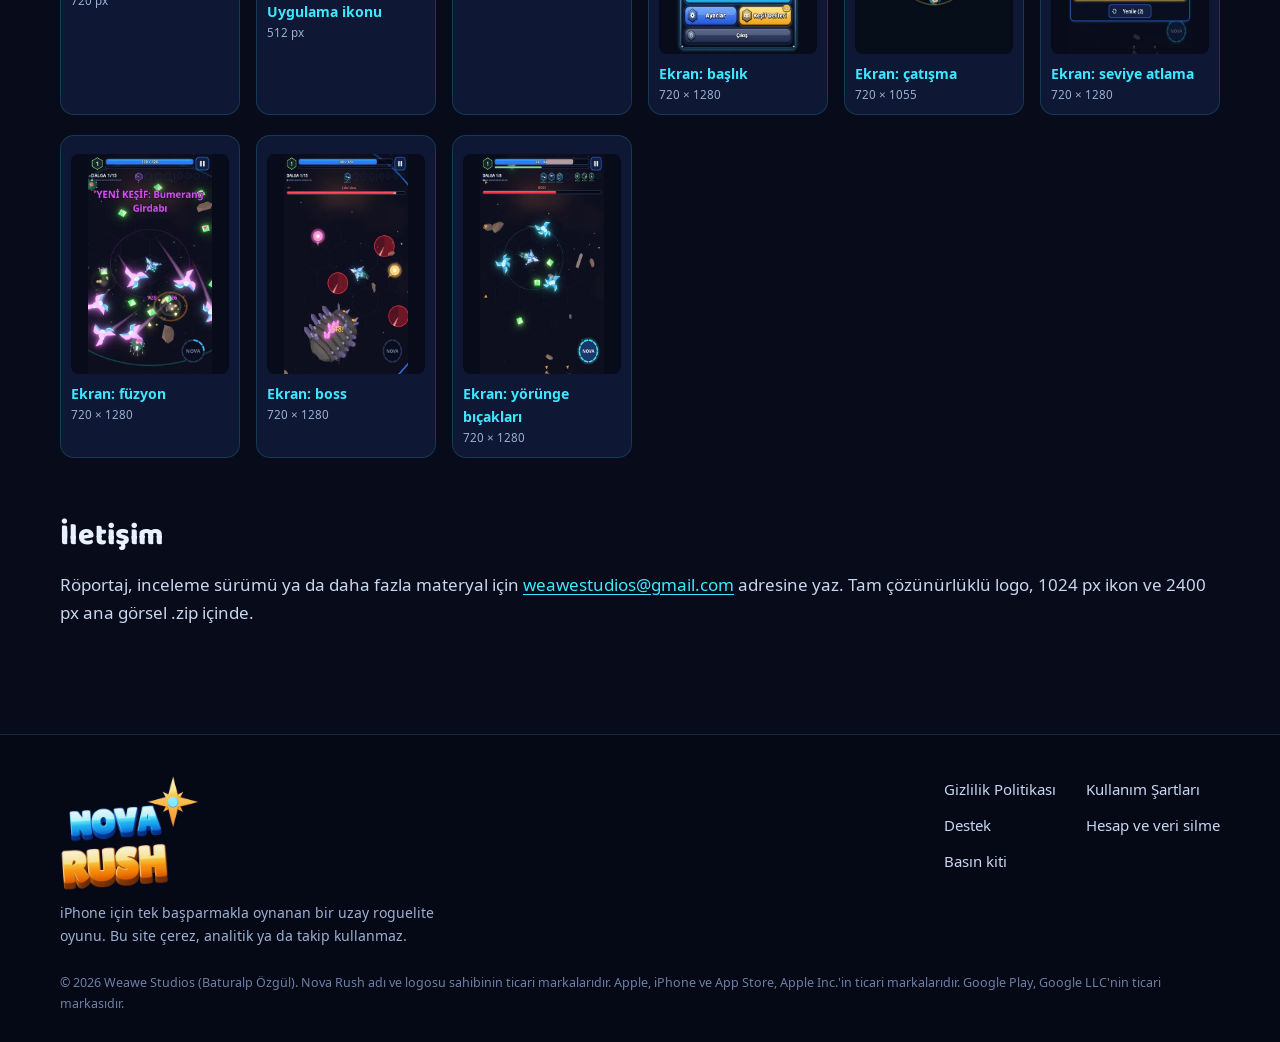
<file: tr/press.html>
<!doctype html>
<html lang="tr">
<head>
<meta charset="utf-8">
<meta name="viewport" content="width=device-width, initial-scale=1, viewport-fit=cover">
<title>Basın kiti · Nova Rush</title>
<meta name="description" content="Nova Rush logosu, uygulama ikonu, ana görsel, ekran görüntüleri, açıklamalar ve bilgi kartı.">
<meta name="theme-color" content="#070B1A">
<meta name="color-scheme" content="dark">
<meta name="apple-itunes-app" content="app-id=6832023778">
<link rel="canonical" href="https://weawestudios.github.io/tr/press.html">
<link rel="alternate" hreflang="en" href="https://weawestudios.github.io/press.html">
<link rel="alternate" hreflang="tr" href="https://weawestudios.github.io/tr/press.html">
<link rel="alternate" hreflang="x-default" href="https://weawestudios.github.io/press.html">
<meta property="og:type" content="website">
<meta property="og:site_name" content="Nova Rush">
<meta property="og:title" content="Basın kiti · Nova Rush">
<meta property="og:description" content="Nova Rush logosu, uygulama ikonu, ana görsel, ekran görüntüleri, açıklamalar ve bilgi kartı.">
<meta property="og:url" content="https://weawestudios.github.io/tr/press.html">
<meta property="og:image" content="https://weawestudios.github.io/assets/img/og_image.png">
<meta property="og:locale" content="tr_TR">
<meta name="twitter:card" content="summary_large_image">
<link rel="icon" href="../favicon.ico" sizes="48x48">
<link rel="icon" href="../favicon.png" type="image/png">
<link rel="apple-touch-icon" href="../apple-touch-icon.png">
<link rel="preload" href="../assets/fonts/baloo2.woff" as="font" type="font/woff" crossorigin>
<link rel="stylesheet" href="../assets/css/site.css">
</head>
<body class="p-press">
<a class="skip" href="#main">İçeriğe geç</a>
<header class="top">
  <div class="wrap top-in">
    <a class="brand" href="../tr/" aria-label="Nova Rush">
      <picture><source type="image/webp" srcset="../assets/img/icon_128.webp"><img src="../assets/img/icon_128.png" alt="" width="36" height="36" class="brand-icon"></picture>
      <span>Nova Rush</span>
    </a>
    <nav class="nav" aria-label="Ana menü"><a href="../tr/#features">Özellikler</a><a href="../tr/support.html">Destek</a><a href="../tr/press.html" aria-current="page">Basın kiti</a></nav>
    <div class="langs" role="group" aria-label="Dil"><span class="lang current" aria-current="true">TR</span><a class="lang" href="../press.html" hreflang="en" lang="en" aria-label="English">EN</a></div>
  </div>
</header>
<main id="main" class="doc press">
  <div class="wrap">
    <h1>Basın kiti</h1>
    <p class="lead">Nova Rush hakkında yazmak için gereken her şey. Tüm görseller oyundandır ve Nova Rush haberlerinde kullanılabilir.</p>
    <p><a class="btn" href="../press/nova-rush-press-kit.zip" download>Hepsini indir (.zip)</a></p>
    <div class="press-grid">
      <section aria-labelledby="facts">
        <h2 id="facts">Bilgi kartı</h2>
        <table class="facts"><tr><th scope="row">Ad</th><td>Nova Rush</td></tr><tr><th scope="row">App Store adı</th><td>Nova Rush: Space Roguelite</td></tr><tr><th scope="row">Geliştirici</th><td>Weawe Studios (Baturalp Özgül)</td></tr><tr><th scope="row">Konum</th><td>Türkiye</td></tr><tr><th scope="row">Platformlar</th><td>iPhone (iOS 17 ve üstü). Android sürümü planlanıyor.</td></tr><tr><th scope="row">Çıkış tarihi</th><td>13 Kasım 2026, App Store (Türkiye, Avustralya, Kanada, Yeni Zelanda, Filipinler)</td></tr><tr><th scope="row">App Store</th><td><a href="https://apps.apple.com/tr/app/apple-store/id6832023778?pt=129759963&amp;ct=website_tr&amp;mt=8">App Store'da Nova Rush</a></td></tr><tr><th scope="row">Fiyat</th><td>Ücretsiz; isteğe bağlı uygulama içi satın alma ve reklamlar</td></tr><tr><th scope="row">Tür</th><td>Uzay roguelite nişancı, dikey ekran, tek başparmak</td></tr><tr><th scope="row">Çıkış dilleri</th><td>10 dil: İngilizce, Türkçe, İspanyolca, Portekizce (Brezilya), Almanca, Japonca, Fransızca, İtalyanca, Korece, Çince (Geleneksel)</td></tr><tr><th scope="row">Yapım araçları</th><td>Godot 4 ve Blender</td></tr><tr><th scope="row">Basın iletişimi</th><td><a href="mailto:weawestudios@gmail.com">weawestudios@gmail.com</a></td></tr></table>
      </section>
      <section aria-labelledby="desc">
        <h2 id="desc">Oyun hakkında</h2>
        <h3>Kısa açıklama</h3>
        <p class="quote">Tek başparmakla uzay roguelite: uç, silahlarını evrimleştir, sürüye dayan.</p>
        <h3>Uzun açıklama</h3>
        <p>Nova Rush, tek başparmakla oynanan dikey ekranlı bir uzay roguelite nişancı oyunu. Uçmak için ekranda herhangi bir yeri sürükle; gemin kendi kendine ateş eder. Uzaylı yaratıklar dalga dalga gelir ve her seviye atlayış yeni silah ve modüller arasında bir seçim sunar.</p><p>Doğru silahları en üst seviyeye çıkarınca evrimleşir ya da Keşif Defteri'ni dolduran gizli yeni silahlara dönüşürler. Her birinin kendi pasif yeteneği ve ekranı değiştiren Nova'sı olan altı gemiden birini seç; saldırıları her zaman önceden açıkça belli olan dev bosslarla savaş.</p><p>Seferler yaklaşık 12 dakika sürer ve her sefer kalıcı güç kazandırır. Son sektörden sonra sonsuz Derin Uzay meydan okumayı sürdürür. Oyun ücretsizdir ve para ödemeden bitirilebilir.</p>
        <h3>Öne çıkanlar</h3>
        <ul><li>Tek başparmakla dikey kontrol: sürükleyerek uç, otomatik ateş</li><li>Kendine özgü pasif ve Nova yetenekleri olan 6 gemi</li><li>Silah evrimleri ve keşfedilecek gizli füzyonlar</li><li>Saldırıları okunabilen dev bosslar ve mini-bosslar</li><li>Kalıcı ilerlemeli kısa 12 dakikalık seferler ve sonsuz Derin Uzay</li><li>Apple ve Google ile girişli bulut kayıt</li></ul>
      </section>
    </div>
    <section aria-labelledby="assets">
      <h2 id="assets">Görseller</h2>
      <p>Tam boy PNG'yi indirmek için etikete tıkla. Ekran görüntüleri oyundan alındı.</p>
      <ul class="assets"><li class="asset"><picture><source type="image/webp" srcset="../assets/img/logo_360.webp"><img src="../assets/img/logo_360.png" alt="Logo (şeffaf PNG)" width="360" height="298" loading="lazy" decoding="async"></picture>
<a class="dl" href="../assets/img/logo_720.png" download>Logo (şeffaf PNG) <small>720 px</small></a></li><li class="asset"><picture><source type="image/webp" srcset="../assets/img/icon_256.webp"><img src="../assets/img/icon_256.png" alt="Uygulama ikonu" width="256" height="256" loading="lazy" decoding="async"></picture>
<a class="dl" href="../assets/img/icon_512.png" download>Uygulama ikonu <small>512 px</small></a></li><li class="asset"><picture><source type="image/webp" srcset="../assets/img/keyart_1200.webp"><img src="../assets/img/keyart_1200.png" alt="Ana görsel" width="1200" height="550" loading="lazy" decoding="async"></picture>
<a class="dl" href="../assets/img/keyart_1200.png" download>Ana görsel <small>1200 × 550</small></a></li><li class="asset"><picture><source type="image/webp" srcset="../assets/img/shot_menu_360.webp"><img src="../assets/img/shot_menu_360.png" alt="Ekran: başlık" width="360" height="640" loading="lazy" decoding="async"></picture>
<a class="dl" href="../assets/img/shot_menu_720.png" download>Ekran: başlık <small>720 × 1280</small></a></li><li class="asset"><picture><source type="image/webp" srcset="../assets/img/shot_combat_360.webp"><img src="../assets/img/shot_combat_360.png" alt="Ekran: çatışma" width="360" height="528" loading="lazy" decoding="async"></picture>
<a class="dl" href="../assets/img/shot_combat_720.png" download>Ekran: çatışma <small>720 × 1055</small></a></li><li class="asset"><picture><source type="image/webp" srcset="../assets/img/shot_levelup_360.webp"><img src="../assets/img/shot_levelup_360.png" alt="Ekran: seviye atlama" width="360" height="640" loading="lazy" decoding="async"></picture>
<a class="dl" href="../assets/img/shot_levelup_720.png" download>Ekran: seviye atlama <small>720 × 1280</small></a></li><li class="asset"><picture><source type="image/webp" srcset="../assets/img/shot_fusion_360.webp"><img src="../assets/img/shot_fusion_360.png" alt="Ekran: füzyon" width="360" height="640" loading="lazy" decoding="async"></picture>
<a class="dl" href="../assets/img/shot_fusion_720.png" download>Ekran: füzyon <small>720 × 1280</small></a></li><li class="asset"><picture><source type="image/webp" srcset="../assets/img/shot_boss_360.webp"><img src="../assets/img/shot_boss_360.png" alt="Ekran: boss" width="360" height="640" loading="lazy" decoding="async"></picture>
<a class="dl" href="../assets/img/shot_boss_720.png" download>Ekran: boss <small>720 × 1280</small></a></li><li class="asset"><picture><source type="image/webp" srcset="../assets/img/shot_hud_360.webp"><img src="../assets/img/shot_hud_360.png" alt="Ekran: yörünge bıçakları" width="360" height="640" loading="lazy" decoding="async"></picture>
<a class="dl" href="../assets/img/shot_hud_720.png" download>Ekran: yörünge bıçakları <small>720 × 1280</small></a></li></ul>
    </section>
    <section aria-labelledby="pcontact">
      <h2 id="pcontact">İletişim</h2>
      <p>Röportaj, inceleme sürümü ya da daha fazla materyal için <a href="mailto:weawestudios@gmail.com">weawestudios@gmail.com</a> adresine yaz. Tam çözünürlüklü logo, 1024 px ikon ve 2400 px ana görsel .zip içinde.</p>
    </section>
  </div>
</main>
<footer class="foot">
  <div class="wrap foot-in">
    <div class="foot-brand">
      <picture><source type="image/webp" srcset="../assets/img/logo_360.webp"><img src="../assets/img/logo_360.png" alt="Nova Rush" width="360" height="298" loading="lazy" decoding="async"></picture>
      <p>iPhone için tek başparmakla oynanan bir uzay roguelite oyunu. Bu site çerez, analitik ya da takip kullanmaz.</p>
    </div>
    <ul class="foot-links"><li><a href="../tr/privacy.html">Gizlilik Politikası</a></li><li><a href="../tr/terms.html">Kullanım Şartları</a></li><li><a href="../tr/support.html">Destek</a></li><li><a href="../tr/delete-account.html">Hesap ve veri silme</a></li><li><a href="../tr/press.html">Basın kiti</a></li></ul>
  </div>
  <div class="wrap foot-legal"><p>© 2026 Weawe Studios (Baturalp Özgül). Nova Rush adı ve logosu sahibinin ticari markalarıdır. Apple, iPhone ve App Store, Apple Inc.'in ticari markalarıdır. Google Play, Google LLC'nin ticari markasıdır.</p></div>
</footer>
<script src="../assets/js/site.js" defer></script>
</body>
</html>
</file>
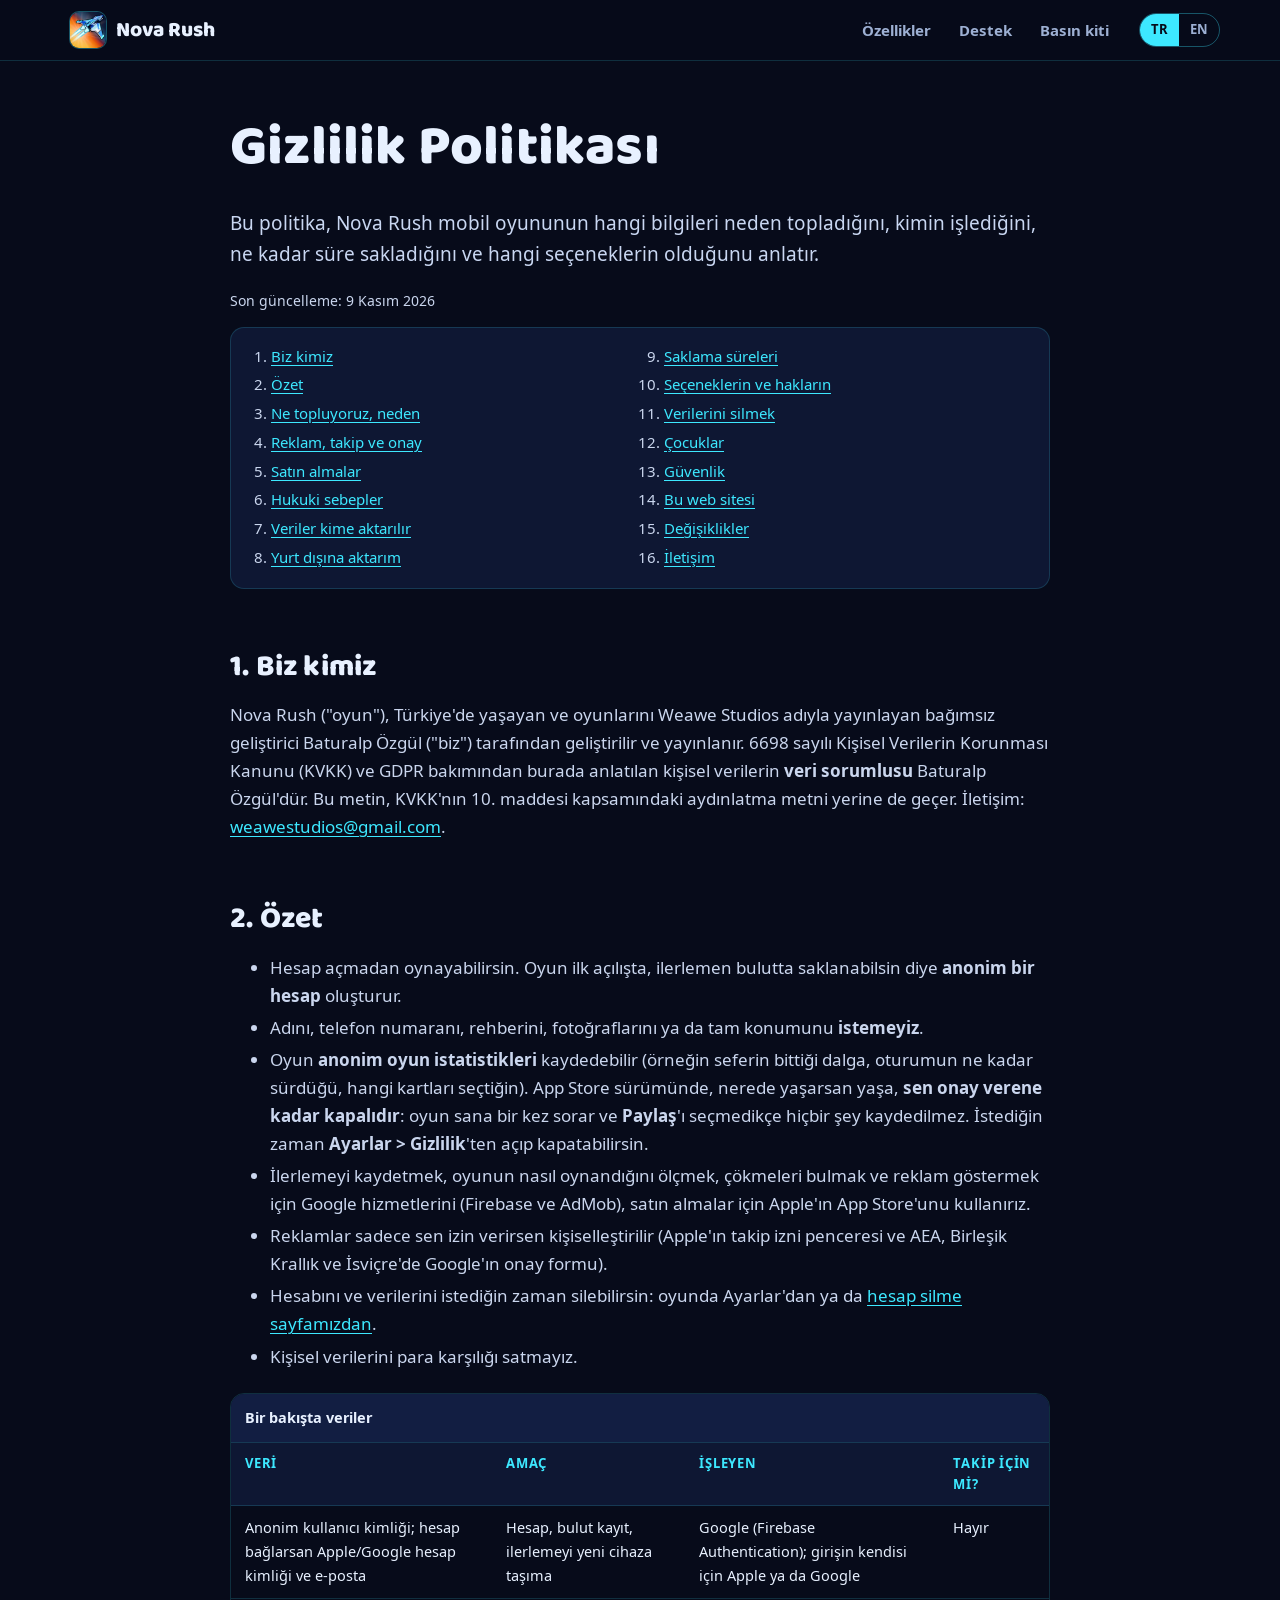
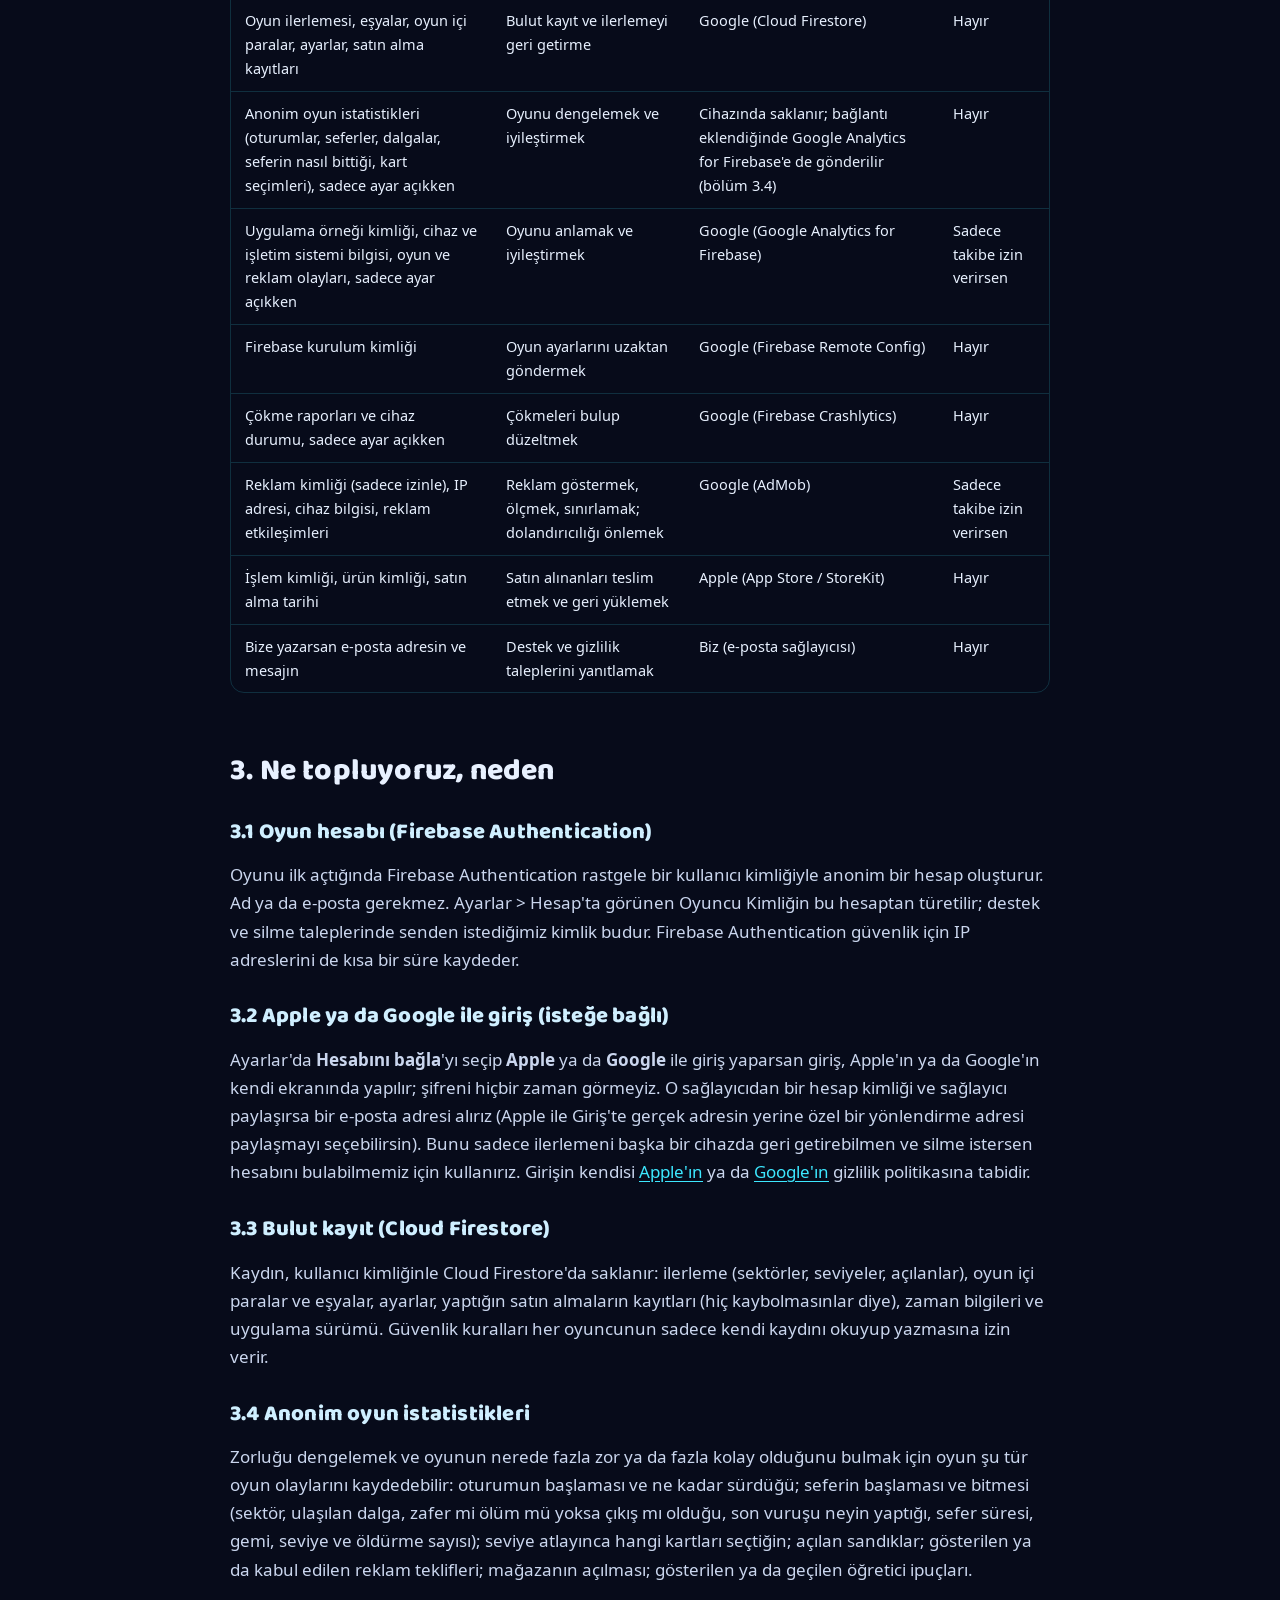
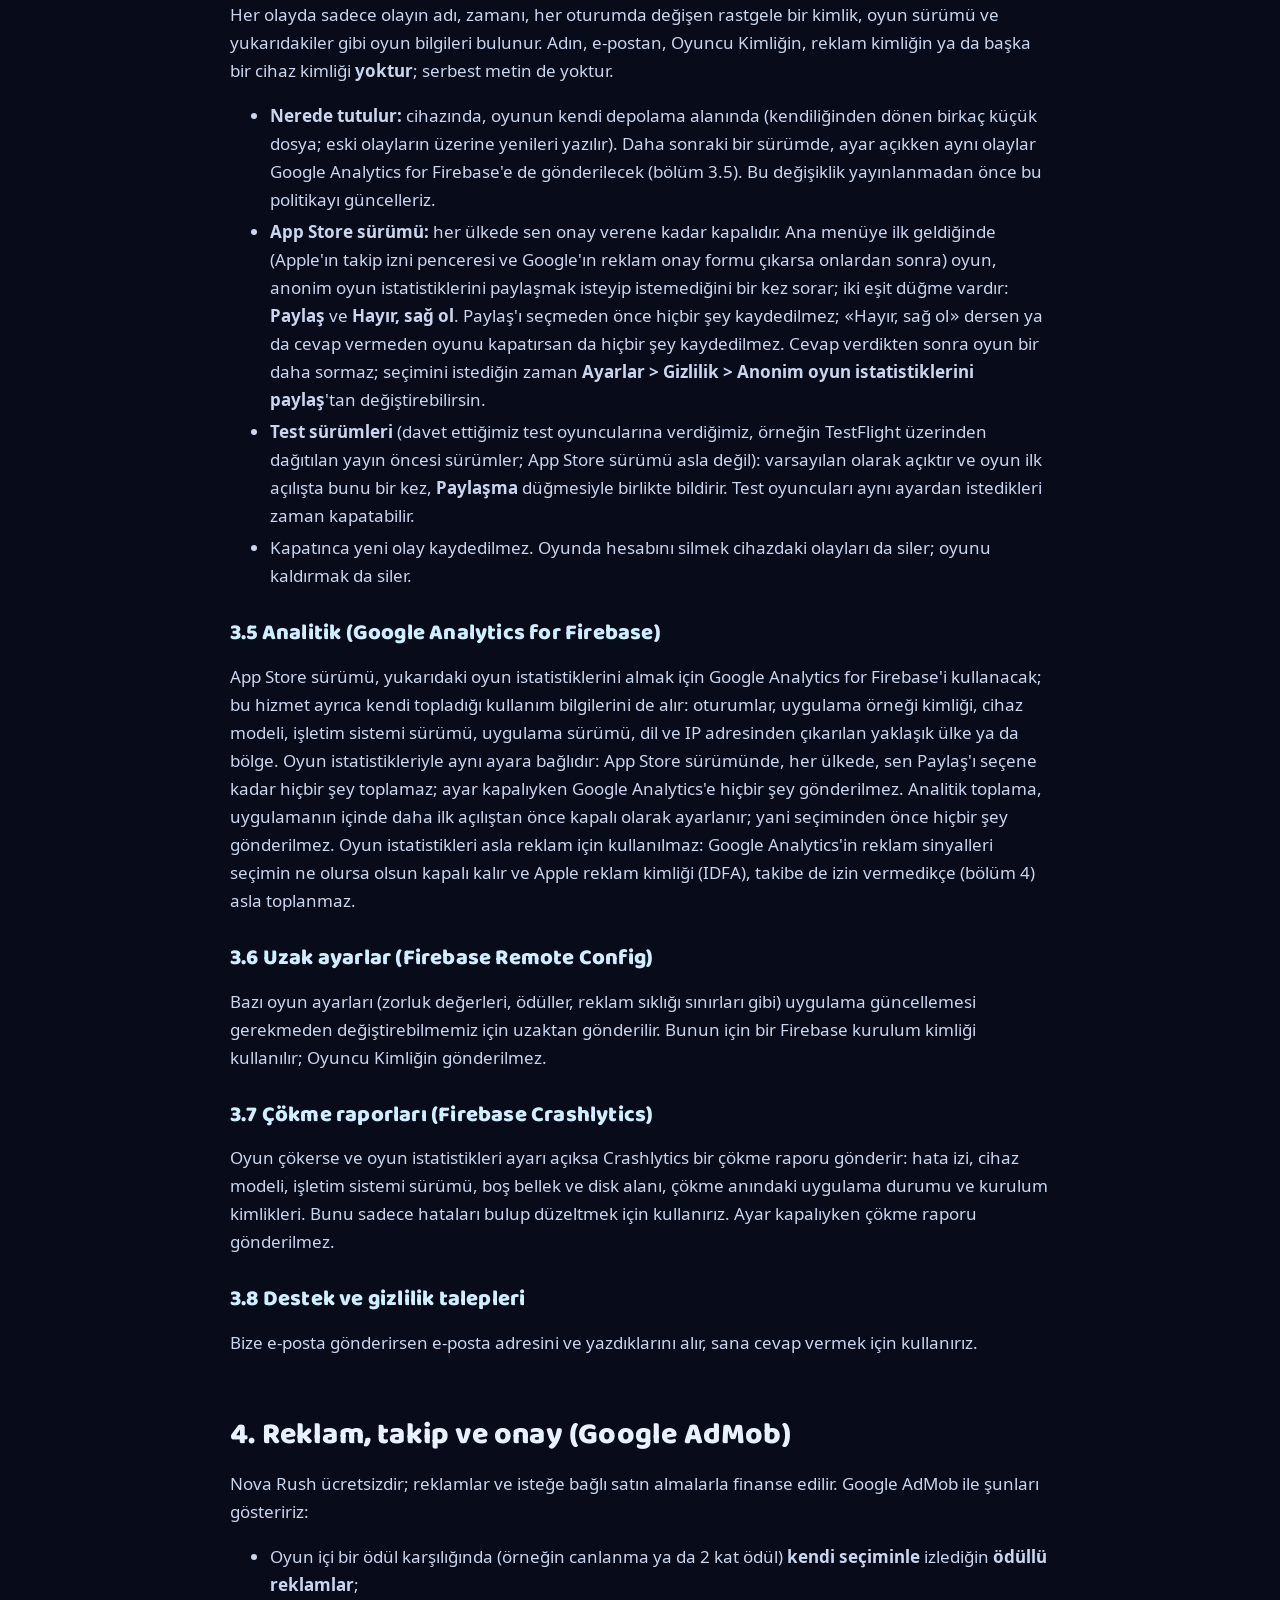
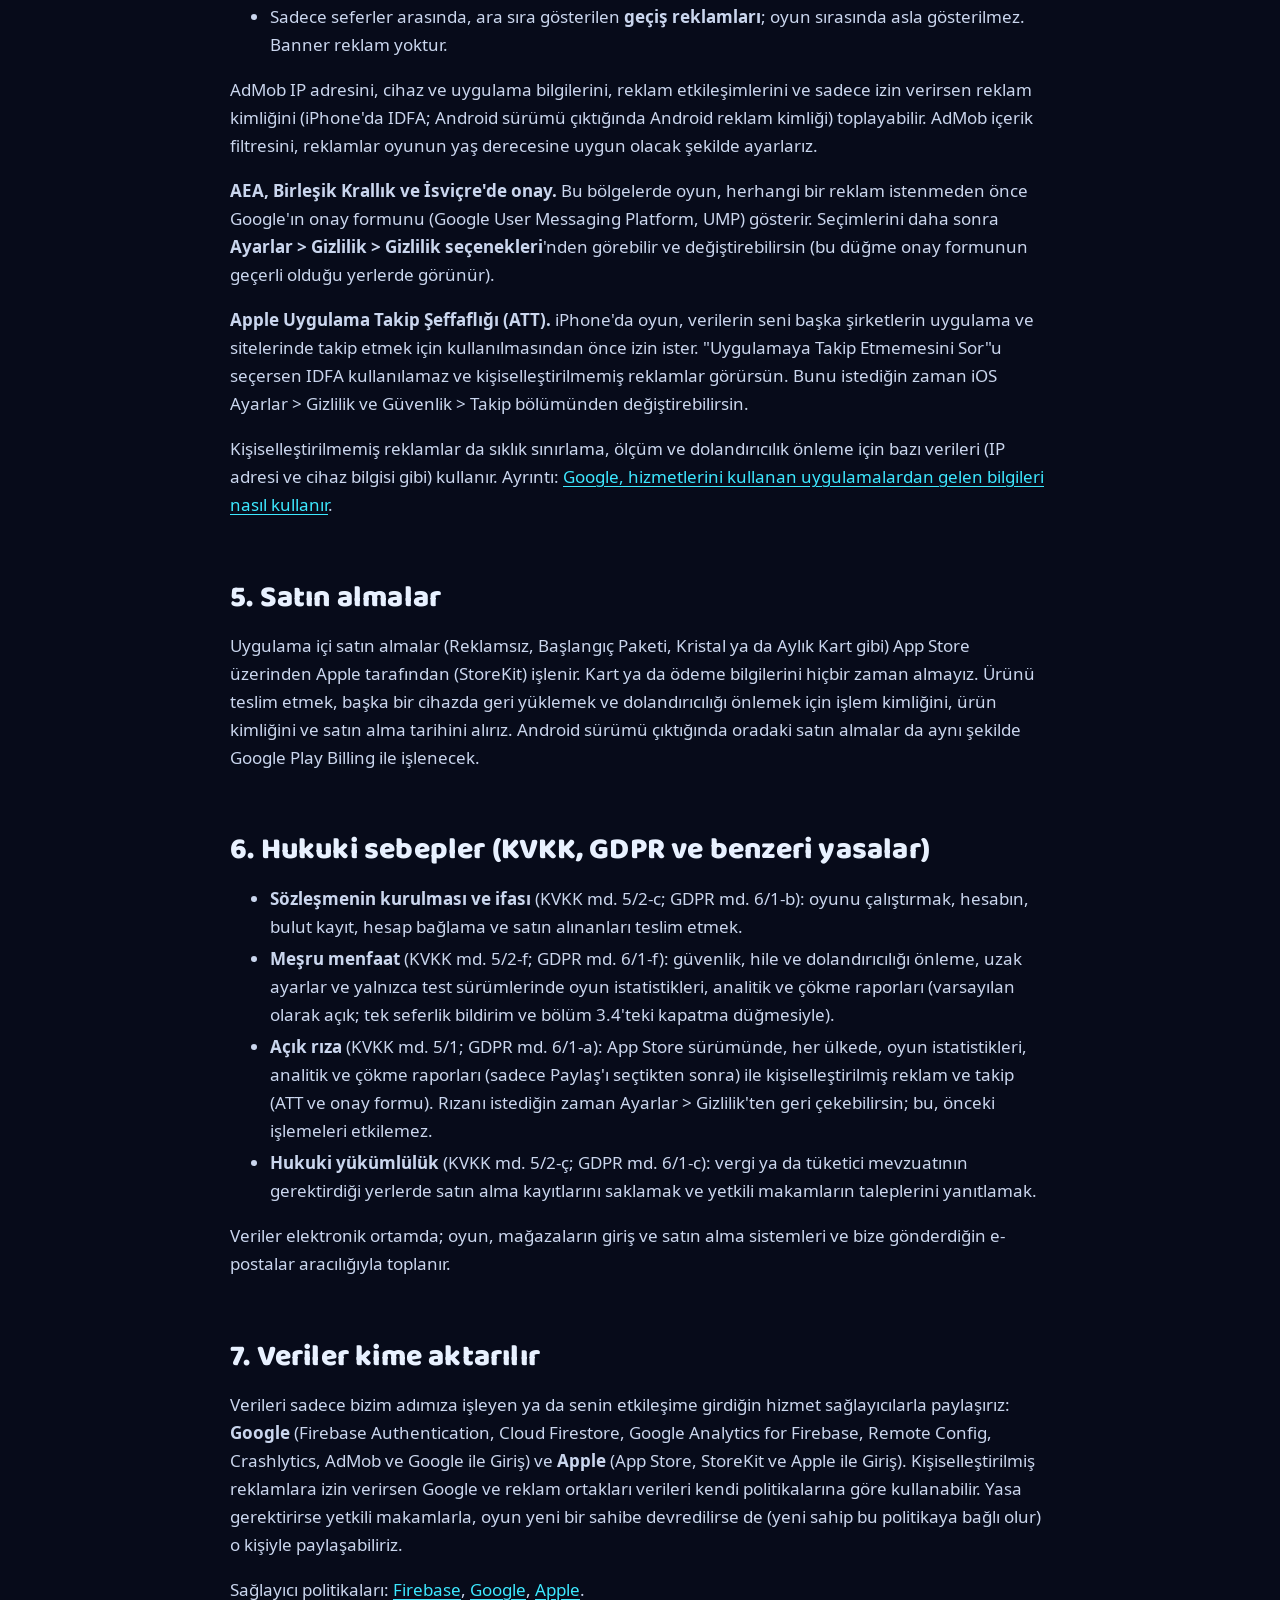
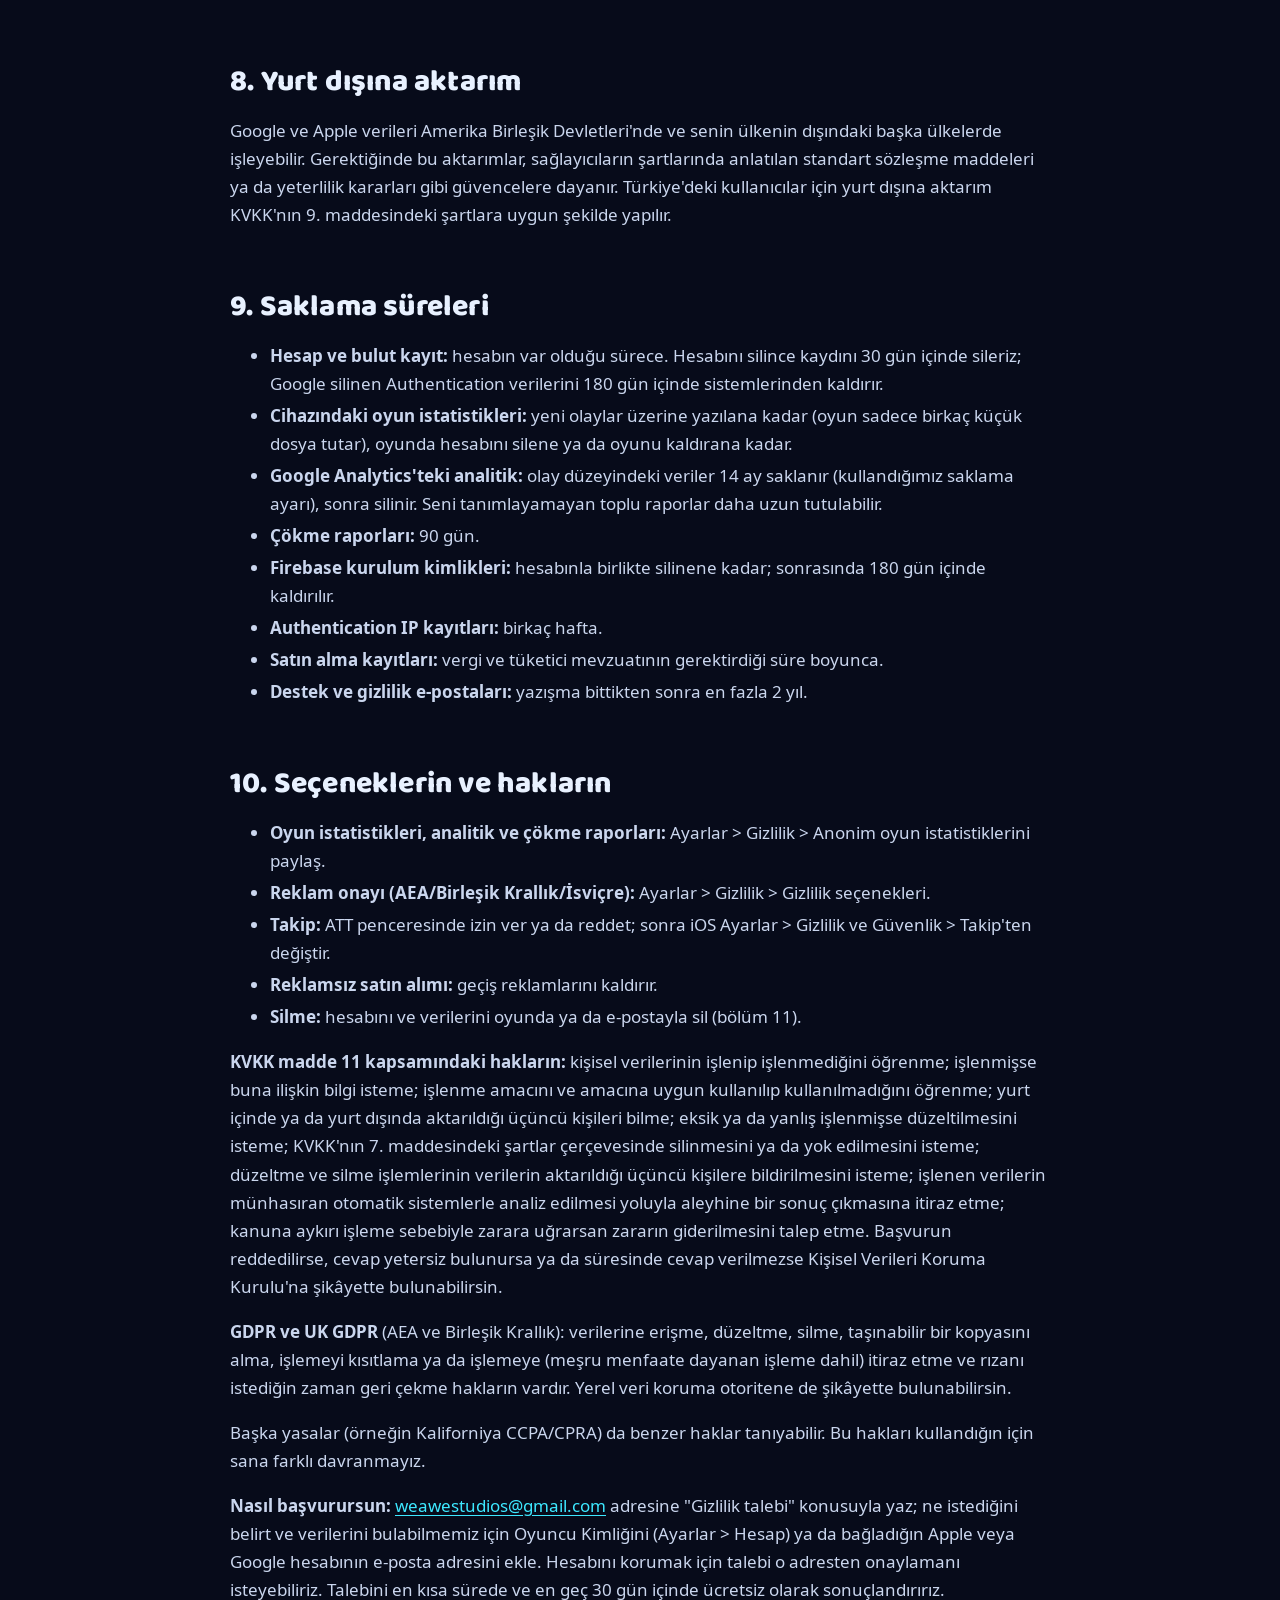
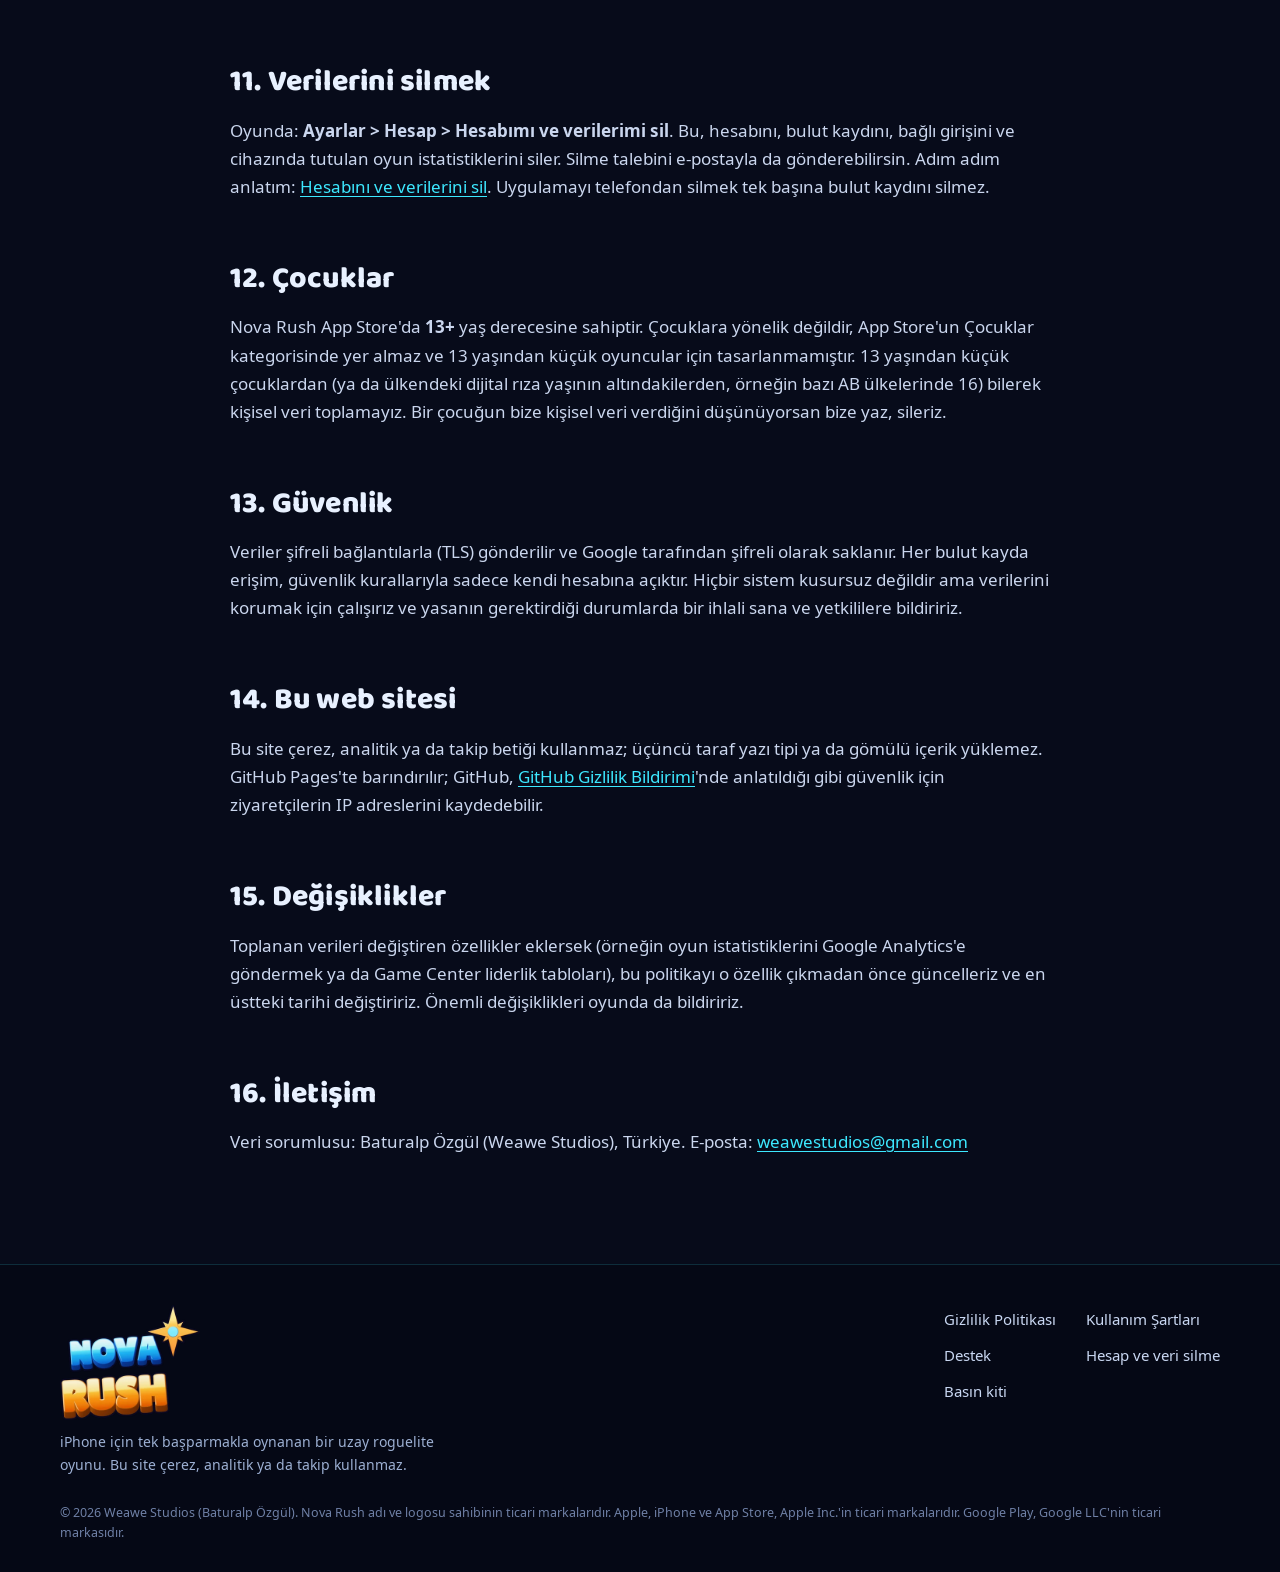
<file: tr/privacy.html>
<!doctype html>
<html lang="tr">
<head>
<meta charset="utf-8">
<meta name="viewport" content="width=device-width, initial-scale=1, viewport-fit=cover">
<title>Gizlilik Politikası · Nova Rush</title>
<meta name="description" content="Nova Rush hangi verileri neden topluyor, kim işliyor ve nasıl silinir.">
<meta name="theme-color" content="#070B1A">
<meta name="color-scheme" content="dark">
<meta name="apple-itunes-app" content="app-id=6832023778">
<link rel="canonical" href="https://weawestudios.github.io/tr/privacy.html">
<link rel="alternate" hreflang="en" href="https://weawestudios.github.io/privacy.html">
<link rel="alternate" hreflang="tr" href="https://weawestudios.github.io/tr/privacy.html">
<link rel="alternate" hreflang="x-default" href="https://weawestudios.github.io/privacy.html">
<meta property="og:type" content="website">
<meta property="og:site_name" content="Nova Rush">
<meta property="og:title" content="Gizlilik Politikası · Nova Rush">
<meta property="og:description" content="Nova Rush hangi verileri neden topluyor, kim işliyor ve nasıl silinir.">
<meta property="og:url" content="https://weawestudios.github.io/tr/privacy.html">
<meta property="og:image" content="https://weawestudios.github.io/assets/img/og_image.png">
<meta property="og:locale" content="tr_TR">
<meta name="twitter:card" content="summary_large_image">
<link rel="icon" href="../favicon.ico" sizes="48x48">
<link rel="icon" href="../favicon.png" type="image/png">
<link rel="apple-touch-icon" href="../apple-touch-icon.png">
<link rel="preload" href="../assets/fonts/baloo2.woff" as="font" type="font/woff" crossorigin>
<link rel="stylesheet" href="../assets/css/site.css">
</head>
<body class="p-privacy">
<a class="skip" href="#main">İçeriğe geç</a>
<header class="top">
  <div class="wrap top-in">
    <a class="brand" href="../tr/" aria-label="Nova Rush">
      <picture><source type="image/webp" srcset="../assets/img/icon_128.webp"><img src="../assets/img/icon_128.png" alt="" width="36" height="36" class="brand-icon"></picture>
      <span>Nova Rush</span>
    </a>
    <nav class="nav" aria-label="Ana menü"><a href="../tr/#features">Özellikler</a><a href="../tr/support.html">Destek</a><a href="../tr/press.html">Basın kiti</a></nav>
    <div class="langs" role="group" aria-label="Dil"><span class="lang current" aria-current="true">TR</span><a class="lang" href="../privacy.html" hreflang="en" lang="en" aria-label="English">EN</a></div>
  </div>
</header>
<main id="main" class="doc">
  <div class="wrap narrow">
    <h1>Gizlilik Politikası</h1>
    <p class="lead">Bu politika, Nova Rush mobil oyununun hangi bilgileri neden topladığını, kimin işlediğini, ne kadar süre sakladığını ve hangi seçeneklerin olduğunu anlatır.</p>
    <p class="updated">Son güncelleme: <time datetime="2026-11-09">9 Kasım 2026</time></p>
    
<nav class="toc" aria-label="İçindekiler"><ol>
<li><a href="#who">Biz kimiz</a></li><li><a href="#summary">Özet</a></li><li><a href="#collect">Ne topluyoruz, neden</a></li>
<li><a href="#ads">Reklam, takip ve onay</a></li><li><a href="#purchases">Satın almalar</a></li><li><a href="#legal">Hukuki sebepler</a></li>
<li><a href="#share">Veriler kime aktarılır</a></li><li><a href="#transfer">Yurt dışına aktarım</a></li><li><a href="#retention">Saklama süreleri</a></li>
<li><a href="#rights">Seçeneklerin ve hakların</a></li><li><a href="#delete">Verilerini silmek</a></li><li><a href="#children">Çocuklar</a></li>
<li><a href="#security">Güvenlik</a></li><li><a href="#website">Bu web sitesi</a></li><li><a href="#changes">Değişiklikler</a></li><li><a href="#contact">İletişim</a></li>
</ol></nav>

<h2 id="who">1. Biz kimiz</h2>
<p>Nova Rush ("oyun"), Türkiye'de yaşayan ve oyunlarını Weawe Studios adıyla yayınlayan bağımsız geliştirici Baturalp Özgül ("biz") tarafından geliştirilir ve yayınlanır. 6698 sayılı Kişisel Verilerin Korunması Kanunu (KVKK) ve GDPR bakımından burada anlatılan kişisel verilerin <b>veri sorumlusu</b> Baturalp Özgül'dür. Bu metin, KVKK'nın 10. maddesi kapsamındaki aydınlatma metni yerine de geçer. İletişim: <a href="mailto:weawestudios@gmail.com">weawestudios@gmail.com</a>.</p>

<h2 id="summary">2. Özet</h2>
<ul>
<li>Hesap açmadan oynayabilirsin. Oyun ilk açılışta, ilerlemen bulutta saklanabilsin diye <b>anonim bir hesap</b> oluşturur.</li>
<li>Adını, telefon numaranı, rehberini, fotoğraflarını ya da tam konumunu <b>istemeyiz</b>.</li>
<li>Oyun <b>anonim oyun istatistikleri</b> kaydedebilir (örneğin seferin bittiği dalga, oturumun ne kadar sürdüğü, hangi kartları seçtiğin). App Store sürümünde, nerede yaşarsan yaşa, <b>sen onay verene kadar kapalıdır</b>: oyun sana bir kez sorar ve <b>Paylaş</b>'ı seçmedikçe hiçbir şey kaydedilmez. İstediğin zaman <b>Ayarlar &gt; Gizlilik</b>'ten açıp kapatabilirsin.</li>
<li>İlerlemeyi kaydetmek, oyunun nasıl oynandığını ölçmek, çökmeleri bulmak ve reklam göstermek için Google hizmetlerini (Firebase ve AdMob), satın almalar için Apple'ın App Store'unu kullanırız.</li>
<li>Reklamlar sadece sen izin verirsen kişiselleştirilir (Apple'ın takip izni penceresi ve AEA, Birleşik Krallık ve İsviçre'de Google'ın onay formu).</li>
<li>Hesabını ve verilerini istediğin zaman silebilirsin: oyunda Ayarlar'dan ya da <a href="delete-account.html">hesap silme sayfamızdan</a>.</li>
<li>Kişisel verilerini para karşılığı satmayız.</li>
</ul>

<div class="table-wrap"><table class="data">
<caption>Bir bakışta veriler</caption>
<thead><tr><th scope="col">Veri</th><th scope="col">Amaç</th><th scope="col">İşleyen</th><th scope="col">Takip için mi?</th></tr></thead>
<tbody>
<tr><td>Anonim kullanıcı kimliği; hesap bağlarsan Apple/Google hesap kimliği ve e-posta</td><td>Hesap, bulut kayıt, ilerlemeyi yeni cihaza taşıma</td><td>Google (Firebase Authentication); girişin kendisi için Apple ya da Google</td><td>Hayır</td></tr>
<tr><td>Oyun ilerlemesi, eşyalar, oyun içi paralar, ayarlar, satın alma kayıtları</td><td>Bulut kayıt ve ilerlemeyi geri getirme</td><td>Google (Cloud Firestore)</td><td>Hayır</td></tr>
<tr><td>Anonim oyun istatistikleri (oturumlar, seferler, dalgalar, seferin nasıl bittiği, kart seçimleri), sadece ayar açıkken</td><td>Oyunu dengelemek ve iyileştirmek</td><td>Cihazında saklanır; bağlantı eklendiğinde Google Analytics for Firebase'e de gönderilir (bölüm 3.4)</td><td>Hayır</td></tr>
<tr><td>Uygulama örneği kimliği, cihaz ve işletim sistemi bilgisi, oyun ve reklam olayları, sadece ayar açıkken</td><td>Oyunu anlamak ve iyileştirmek</td><td>Google (Google Analytics for Firebase)</td><td>Sadece takibe izin verirsen</td></tr>
<tr><td>Firebase kurulum kimliği</td><td>Oyun ayarlarını uzaktan göndermek</td><td>Google (Firebase Remote Config)</td><td>Hayır</td></tr>
<tr><td>Çökme raporları ve cihaz durumu, sadece ayar açıkken</td><td>Çökmeleri bulup düzeltmek</td><td>Google (Firebase Crashlytics)</td><td>Hayır</td></tr>
<tr><td>Reklam kimliği (sadece izinle), IP adresi, cihaz bilgisi, reklam etkileşimleri</td><td>Reklam göstermek, ölçmek, sınırlamak; dolandırıcılığı önlemek</td><td>Google (AdMob)</td><td>Sadece takibe izin verirsen</td></tr>
<tr><td>İşlem kimliği, ürün kimliği, satın alma tarihi</td><td>Satın alınanları teslim etmek ve geri yüklemek</td><td>Apple (App Store / StoreKit)</td><td>Hayır</td></tr>
<tr><td>Bize yazarsan e-posta adresin ve mesajın</td><td>Destek ve gizlilik taleplerini yanıtlamak</td><td>Biz (e-posta sağlayıcısı)</td><td>Hayır</td></tr>
</tbody></table></div>

<h2 id="collect">3. Ne topluyoruz, neden</h2>
<h3>3.1 Oyun hesabı (Firebase Authentication)</h3>
<p>Oyunu ilk açtığında Firebase Authentication rastgele bir kullanıcı kimliğiyle anonim bir hesap oluşturur. Ad ya da e-posta gerekmez. Ayarlar &gt; Hesap'ta görünen Oyuncu Kimliğin bu hesaptan türetilir; destek ve silme taleplerinde senden istediğimiz kimlik budur. Firebase Authentication güvenlik için IP adreslerini de kısa bir süre kaydeder.</p>
<h3>3.2 Apple ya da Google ile giriş (isteğe bağlı)</h3>
<p>Ayarlar'da <b>Hesabını bağla</b>'yı seçip <b>Apple</b> ya da <b>Google</b> ile giriş yaparsan giriş, Apple'ın ya da Google'ın kendi ekranında yapılır; şifreni hiçbir zaman görmeyiz. O sağlayıcıdan bir hesap kimliği ve sağlayıcı paylaşırsa bir e-posta adresi alırız (Apple ile Giriş'te gerçek adresin yerine özel bir yönlendirme adresi paylaşmayı seçebilirsin). Bunu sadece ilerlemeni başka bir cihazda geri getirebilmen ve silme istersen hesabını bulabilmemiz için kullanırız. Girişin kendisi <a href="https://www.apple.com/tr/legal/privacy/" rel="noopener">Apple'ın</a> ya da <a href="https://policies.google.com/privacy?hl=tr" rel="noopener">Google'ın</a> gizlilik politikasına tabidir.</p>
<h3>3.3 Bulut kayıt (Cloud Firestore)</h3>
<p>Kaydın, kullanıcı kimliğinle Cloud Firestore'da saklanır: ilerleme (sektörler, seviyeler, açılanlar), oyun içi paralar ve eşyalar, ayarlar, yaptığın satın almaların kayıtları (hiç kaybolmasınlar diye), zaman bilgileri ve uygulama sürümü. Güvenlik kuralları her oyuncunun sadece kendi kaydını okuyup yazmasına izin verir.</p>
<h3 id="stats">3.4 Anonim oyun istatistikleri</h3>
<p>Zorluğu dengelemek ve oyunun nerede fazla zor ya da fazla kolay olduğunu bulmak için oyun şu tür oyun olaylarını kaydedebilir: oturumun başlaması ve ne kadar sürdüğü; seferin başlaması ve bitmesi (sektör, ulaşılan dalga, zafer mi ölüm mü yoksa çıkış mı olduğu, son vuruşu neyin yaptığı, sefer süresi, gemi, seviye ve öldürme sayısı); seviye atlayınca hangi kartları seçtiğin; açılan sandıklar; gösterilen ya da kabul edilen reklam teklifleri; mağazanın açılması; gösterilen ya da geçilen öğretici ipuçları.</p>
<p>Her olayda sadece olayın adı, zamanı, her oturumda değişen rastgele bir kimlik, oyun sürümü ve yukarıdakiler gibi oyun bilgileri bulunur. Adın, e-postan, Oyuncu Kimliğin, reklam kimliğin ya da başka bir cihaz kimliği <b>yoktur</b>; serbest metin de yoktur.</p>
<ul>
<li><b>Nerede tutulur:</b> cihazında, oyunun kendi depolama alanında (kendiliğinden dönen birkaç küçük dosya; eski olayların üzerine yenileri yazılır). Daha sonraki bir sürümde, ayar açıkken aynı olaylar Google Analytics for Firebase'e de gönderilecek (bölüm 3.5). Bu değişiklik yayınlanmadan önce bu politikayı güncelleriz.</li>
<li><b>App Store sürümü:</b> her ülkede sen onay verene kadar kapalıdır. Ana menüye ilk geldiğinde (Apple'ın takip izni penceresi ve Google'ın reklam onay formu çıkarsa onlardan sonra) oyun, anonim oyun istatistiklerini paylaşmak isteyip istemediğini bir kez sorar; iki eşit düğme vardır: <b>Paylaş</b> ve <b>Hayır, sağ ol</b>. Paylaş'ı seçmeden önce hiçbir şey kaydedilmez; «Hayır, sağ ol» dersen ya da cevap vermeden oyunu kapatırsan da hiçbir şey kaydedilmez. Cevap verdikten sonra oyun bir daha sormaz; seçimini istediğin zaman <b>Ayarlar &gt; Gizlilik &gt; Anonim oyun istatistiklerini paylaş</b>'tan değiştirebilirsin.</li>
<li><b>Test sürümleri</b> (davet ettiğimiz test oyuncularına verdiğimiz, örneğin TestFlight üzerinden dağıtılan yayın öncesi sürümler; App Store sürümü asla değil): varsayılan olarak açıktır ve oyun ilk açılışta bunu bir kez, <b>Paylaşma</b> düğmesiyle birlikte bildirir. Test oyuncuları aynı ayardan istedikleri zaman kapatabilir.</li>
<li>Kapatınca yeni olay kaydedilmez. Oyunda hesabını silmek cihazdaki olayları da siler; oyunu kaldırmak da siler.</li>
</ul>
<h3>3.5 Analitik (Google Analytics for Firebase)</h3>
<p>App Store sürümü, yukarıdaki oyun istatistiklerini almak için Google Analytics for Firebase'i kullanacak; bu hizmet ayrıca kendi topladığı kullanım bilgilerini de alır: oturumlar, uygulama örneği kimliği, cihaz modeli, işletim sistemi sürümü, uygulama sürümü, dil ve IP adresinden çıkarılan yaklaşık ülke ya da bölge. Oyun istatistikleriyle aynı ayara bağlıdır: App Store sürümünde, her ülkede, sen Paylaş'ı seçene kadar hiçbir şey toplamaz; ayar kapalıyken Google Analytics'e hiçbir şey gönderilmez. Analitik toplama, uygulamanın içinde daha ilk açılıştan önce kapalı olarak ayarlanır; yani seçiminden önce hiçbir şey gönderilmez. Oyun istatistikleri asla reklam için kullanılmaz: Google Analytics'in reklam sinyalleri seçimin ne olursa olsun kapalı kalır ve Apple reklam kimliği (IDFA), takibe de izin vermedikçe (bölüm 4) asla toplanmaz.</p>
<h3>3.6 Uzak ayarlar (Firebase Remote Config)</h3>
<p>Bazı oyun ayarları (zorluk değerleri, ödüller, reklam sıklığı sınırları gibi) uygulama güncellemesi gerekmeden değiştirebilmemiz için uzaktan gönderilir. Bunun için bir Firebase kurulum kimliği kullanılır; Oyuncu Kimliğin gönderilmez.</p>
<h3>3.7 Çökme raporları (Firebase Crashlytics)</h3>
<p>Oyun çökerse ve oyun istatistikleri ayarı açıksa Crashlytics bir çökme raporu gönderir: hata izi, cihaz modeli, işletim sistemi sürümü, boş bellek ve disk alanı, çökme anındaki uygulama durumu ve kurulum kimlikleri. Bunu sadece hataları bulup düzeltmek için kullanırız. Ayar kapalıyken çökme raporu gönderilmez.</p>
<h3>3.8 Destek ve gizlilik talepleri</h3>
<p>Bize e-posta gönderirsen e-posta adresini ve yazdıklarını alır, sana cevap vermek için kullanırız.</p>

<h2 id="ads">4. Reklam, takip ve onay (Google AdMob)</h2>
<p>Nova Rush ücretsizdir; reklamlar ve isteğe bağlı satın almalarla finanse edilir. Google AdMob ile şunları gösteririz:</p>
<ul><li>Oyun içi bir ödül karşılığında (örneğin canlanma ya da 2 kat ödül) <b>kendi seçiminle</b> izlediğin <b>ödüllü reklamlar</b>;</li>
<li>Sadece seferler arasında, ara sıra gösterilen <b>geçiş reklamları</b>; oyun sırasında asla gösterilmez. Banner reklam yoktur.</li></ul>
<p>AdMob IP adresini, cihaz ve uygulama bilgilerini, reklam etkileşimlerini ve sadece izin verirsen reklam kimliğini (iPhone'da IDFA; Android sürümü çıktığında Android reklam kimliği) toplayabilir. AdMob içerik filtresini, reklamlar oyunun yaş derecesine uygun olacak şekilde ayarlarız.</p>
<p><b>AEA, Birleşik Krallık ve İsviçre'de onay.</b> Bu bölgelerde oyun, herhangi bir reklam istenmeden önce Google'ın onay formunu (Google User Messaging Platform, UMP) gösterir. Seçimlerini daha sonra <b>Ayarlar &gt; Gizlilik &gt; Gizlilik seçenekleri</b>'nden görebilir ve değiştirebilirsin (bu düğme onay formunun geçerli olduğu yerlerde görünür).</p>
<p><b>Apple Uygulama Takip Şeffaflığı (ATT).</b> iPhone'da oyun, verilerin seni başka şirketlerin uygulama ve sitelerinde takip etmek için kullanılmasından önce izin ister. "Uygulamaya Takip Etmemesini Sor"u seçersen IDFA kullanılamaz ve kişiselleştirilmemiş reklamlar görürsün. Bunu istediğin zaman iOS Ayarlar &gt; Gizlilik ve Güvenlik &gt; Takip bölümünden değiştirebilirsin.</p>
<p>Kişiselleştirilmemiş reklamlar da sıklık sınırlama, ölçüm ve dolandırıcılık önleme için bazı verileri (IP adresi ve cihaz bilgisi gibi) kullanır. Ayrıntı: <a href="https://policies.google.com/technologies/partner-sites?hl=tr" rel="noopener">Google, hizmetlerini kullanan uygulamalardan gelen bilgileri nasıl kullanır</a>.</p>

<h2 id="purchases">5. Satın almalar</h2>
<p>Uygulama içi satın almalar (Reklamsız, Başlangıç Paketi, Kristal ya da Aylık Kart gibi) App Store üzerinden Apple tarafından (StoreKit) işlenir. Kart ya da ödeme bilgilerini hiçbir zaman almayız. Ürünü teslim etmek, başka bir cihazda geri yüklemek ve dolandırıcılığı önlemek için işlem kimliğini, ürün kimliğini ve satın alma tarihini alırız. Android sürümü çıktığında oradaki satın almalar da aynı şekilde Google Play Billing ile işlenecek.</p>

<h2 id="legal">6. Hukuki sebepler (KVKK, GDPR ve benzeri yasalar)</h2>
<ul>
<li><b>Sözleşmenin kurulması ve ifası</b> (KVKK md. 5/2-c; GDPR md. 6/1-b): oyunu çalıştırmak, hesabın, bulut kayıt, hesap bağlama ve satın alınanları teslim etmek.</li>
<li><b>Meşru menfaat</b> (KVKK md. 5/2-f; GDPR md. 6/1-f): güvenlik, hile ve dolandırıcılığı önleme, uzak ayarlar ve yalnızca test sürümlerinde oyun istatistikleri, analitik ve çökme raporları (varsayılan olarak açık; tek seferlik bildirim ve bölüm 3.4'teki kapatma düğmesiyle).</li>
<li><b>Açık rıza</b> (KVKK md. 5/1; GDPR md. 6/1-a): App Store sürümünde, her ülkede, oyun istatistikleri, analitik ve çökme raporları (sadece Paylaş'ı seçtikten sonra) ile kişiselleştirilmiş reklam ve takip (ATT ve onay formu). Rızanı istediğin zaman Ayarlar &gt; Gizlilik'ten geri çekebilirsin; bu, önceki işlemeleri etkilemez.</li>
<li><b>Hukuki yükümlülük</b> (KVKK md. 5/2-ç; GDPR md. 6/1-c): vergi ya da tüketici mevzuatının gerektirdiği yerlerde satın alma kayıtlarını saklamak ve yetkili makamların taleplerini yanıtlamak.</li>
</ul>
<p>Veriler elektronik ortamda; oyun, mağazaların giriş ve satın alma sistemleri ve bize gönderdiğin e-postalar aracılığıyla toplanır.</p>

<h2 id="share">7. Veriler kime aktarılır</h2>
<p>Verileri sadece bizim adımıza işleyen ya da senin etkileşime girdiğin hizmet sağlayıcılarla paylaşırız: <b>Google</b> (Firebase Authentication, Cloud Firestore, Google Analytics for Firebase, Remote Config, Crashlytics, AdMob ve Google ile Giriş) ve <b>Apple</b> (App Store, StoreKit ve Apple ile Giriş). Kişiselleştirilmiş reklamlara izin verirsen Google ve reklam ortakları verileri kendi politikalarına göre kullanabilir. Yasa gerektirirse yetkili makamlarla, oyun yeni bir sahibe devredilirse de (yeni sahip bu politikaya bağlı olur) o kişiyle paylaşabiliriz.</p>
<p>Sağlayıcı politikaları: <a href="https://firebase.google.com/support/privacy" rel="noopener">Firebase</a>, <a href="https://policies.google.com/privacy?hl=tr" rel="noopener">Google</a>, <a href="https://www.apple.com/tr/legal/privacy/" rel="noopener">Apple</a>.</p>

<h2 id="transfer">8. Yurt dışına aktarım</h2>
<p>Google ve Apple verileri Amerika Birleşik Devletleri'nde ve senin ülkenin dışındaki başka ülkelerde işleyebilir. Gerektiğinde bu aktarımlar, sağlayıcıların şartlarında anlatılan standart sözleşme maddeleri ya da yeterlilik kararları gibi güvencelere dayanır. Türkiye'deki kullanıcılar için yurt dışına aktarım KVKK'nın 9. maddesindeki şartlara uygun şekilde yapılır.</p>

<h2 id="retention">9. Saklama süreleri</h2>
<ul>
<li><b>Hesap ve bulut kayıt:</b> hesabın var olduğu sürece. Hesabını silince kaydını 30 gün içinde sileriz; Google silinen Authentication verilerini 180 gün içinde sistemlerinden kaldırır.</li>
<li><b>Cihazındaki oyun istatistikleri:</b> yeni olaylar üzerine yazılana kadar (oyun sadece birkaç küçük dosya tutar), oyunda hesabını silene ya da oyunu kaldırana kadar.</li>
<li><b>Google Analytics'teki analitik:</b> olay düzeyindeki veriler 14 ay saklanır (kullandığımız saklama ayarı), sonra silinir. Seni tanımlayamayan toplu raporlar daha uzun tutulabilir.</li>
<li><b>Çökme raporları:</b> 90 gün.</li>
<li><b>Firebase kurulum kimlikleri:</b> hesabınla birlikte silinene kadar; sonrasında 180 gün içinde kaldırılır.</li>
<li><b>Authentication IP kayıtları:</b> birkaç hafta.</li>
<li><b>Satın alma kayıtları:</b> vergi ve tüketici mevzuatının gerektirdiği süre boyunca.</li>
<li><b>Destek ve gizlilik e-postaları:</b> yazışma bittikten sonra en fazla 2 yıl.</li>
</ul>

<h2 id="rights">10. Seçeneklerin ve hakların</h2>
<ul>
<li><b>Oyun istatistikleri, analitik ve çökme raporları:</b> Ayarlar &gt; Gizlilik &gt; Anonim oyun istatistiklerini paylaş.</li>
<li><b>Reklam onayı (AEA/Birleşik Krallık/İsviçre):</b> Ayarlar &gt; Gizlilik &gt; Gizlilik seçenekleri.</li>
<li><b>Takip:</b> ATT penceresinde izin ver ya da reddet; sonra iOS Ayarlar &gt; Gizlilik ve Güvenlik &gt; Takip'ten değiştir.</li>
<li><b>Reklamsız satın alımı:</b> geçiş reklamlarını kaldırır.</li>
<li><b>Silme:</b> hesabını ve verilerini oyunda ya da e-postayla sil (bölüm 11).</li>
</ul>
<p><b>KVKK madde 11 kapsamındaki hakların:</b> kişisel verilerinin işlenip işlenmediğini öğrenme; işlenmişse buna ilişkin bilgi isteme; işlenme amacını ve amacına uygun kullanılıp kullanılmadığını öğrenme; yurt içinde ya da yurt dışında aktarıldığı üçüncü kişileri bilme; eksik ya da yanlış işlenmişse düzeltilmesini isteme; KVKK'nın 7. maddesindeki şartlar çerçevesinde silinmesini ya da yok edilmesini isteme; düzeltme ve silme işlemlerinin verilerin aktarıldığı üçüncü kişilere bildirilmesini isteme; işlenen verilerin münhasıran otomatik sistemlerle analiz edilmesi yoluyla aleyhine bir sonuç çıkmasına itiraz etme; kanuna aykırı işleme sebebiyle zarara uğrarsan zararın giderilmesini talep etme. Başvurun reddedilirse, cevap yetersiz bulunursa ya da süresinde cevap verilmezse Kişisel Verileri Koruma Kurulu'na şikâyette bulunabilirsin.</p>
<p><b>GDPR ve UK GDPR</b> (AEA ve Birleşik Krallık): verilerine erişme, düzeltme, silme, taşınabilir bir kopyasını alma, işlemeyi kısıtlama ya da işlemeye (meşru menfaate dayanan işleme dahil) itiraz etme ve rızanı istediğin zaman geri çekme hakların vardır. Yerel veri koruma otoritene de şikâyette bulunabilirsin.</p>
<p>Başka yasalar (örneğin Kaliforniya CCPA/CPRA) da benzer haklar tanıyabilir. Bu hakları kullandığın için sana farklı davranmayız.</p>
<p><b>Nasıl başvurursun:</b> <a href="mailto:weawestudios@gmail.com?subject=Gizlilik%20talebi">weawestudios@gmail.com</a> adresine "Gizlilik talebi" konusuyla yaz; ne istediğini belirt ve verilerini bulabilmemiz için Oyuncu Kimliğini (Ayarlar &gt; Hesap) ya da bağladığın Apple veya Google hesabının e-posta adresini ekle. Hesabını korumak için talebi o adresten onaylamanı isteyebiliriz. Talebini en kısa sürede ve en geç 30 gün içinde ücretsiz olarak sonuçlandırırız.</p>

<h2 id="delete">11. Verilerini silmek</h2>
<p>Oyunda: <b>Ayarlar &gt; Hesap &gt; Hesabımı ve verilerimi sil</b>. Bu, hesabını, bulut kaydını, bağlı girişini ve cihazında tutulan oyun istatistiklerini siler. Silme talebini e-postayla da gönderebilirsin. Adım adım anlatım: <a href="delete-account.html">Hesabını ve verilerini sil</a>. Uygulamayı telefondan silmek tek başına bulut kaydını silmez.</p>

<h2 id="children">12. Çocuklar</h2>
<p>Nova Rush App Store'da <b>13+</b> yaş derecesine sahiptir. Çocuklara yönelik değildir, App Store'un Çocuklar kategorisinde yer almaz ve 13 yaşından küçük oyuncular için tasarlanmamıştır. 13 yaşından küçük çocuklardan (ya da ülkendeki dijital rıza yaşının altındakilerden, örneğin bazı AB ülkelerinde 16) bilerek kişisel veri toplamayız. Bir çocuğun bize kişisel veri verdiğini düşünüyorsan bize yaz, sileriz.</p>

<h2 id="security">13. Güvenlik</h2>
<p>Veriler şifreli bağlantılarla (TLS) gönderilir ve Google tarafından şifreli olarak saklanır. Her bulut kayda erişim, güvenlik kurallarıyla sadece kendi hesabına açıktır. Hiçbir sistem kusursuz değildir ama verilerini korumak için çalışırız ve yasanın gerektirdiği durumlarda bir ihlali sana ve yetkililere bildiririz.</p>

<h2 id="website">14. Bu web sitesi</h2>
<p>Bu site çerez, analitik ya da takip betiği kullanmaz; üçüncü taraf yazı tipi ya da gömülü içerik yüklemez. GitHub Pages'te barındırılır; GitHub, <a href="https://docs.github.com/site-policy/privacy-policies/github-general-privacy-statement" rel="noopener">GitHub Gizlilik Bildirimi</a>'nde anlatıldığı gibi güvenlik için ziyaretçilerin IP adreslerini kaydedebilir.</p>

<h2 id="changes">15. Değişiklikler</h2>
<p>Toplanan verileri değiştiren özellikler eklersek (örneğin oyun istatistiklerini Google Analytics'e göndermek ya da Game Center liderlik tabloları), bu politikayı o özellik çıkmadan önce güncelleriz ve en üstteki tarihi değiştiririz. Önemli değişiklikleri oyunda da bildiririz.</p>

<h2 id="contact">16. İletişim</h2>
<p>Veri sorumlusu: Baturalp Özgül (Weawe Studios), Türkiye. E-posta: <a href="mailto:weawestudios@gmail.com">weawestudios@gmail.com</a></p>

  </div>
</main>
<footer class="foot">
  <div class="wrap foot-in">
    <div class="foot-brand">
      <picture><source type="image/webp" srcset="../assets/img/logo_360.webp"><img src="../assets/img/logo_360.png" alt="Nova Rush" width="360" height="298" loading="lazy" decoding="async"></picture>
      <p>iPhone için tek başparmakla oynanan bir uzay roguelite oyunu. Bu site çerez, analitik ya da takip kullanmaz.</p>
    </div>
    <ul class="foot-links"><li><a href="../tr/privacy.html">Gizlilik Politikası</a></li><li><a href="../tr/terms.html">Kullanım Şartları</a></li><li><a href="../tr/support.html">Destek</a></li><li><a href="../tr/delete-account.html">Hesap ve veri silme</a></li><li><a href="../tr/press.html">Basın kiti</a></li></ul>
  </div>
  <div class="wrap foot-legal"><p>© 2026 Weawe Studios (Baturalp Özgül). Nova Rush adı ve logosu sahibinin ticari markalarıdır. Apple, iPhone ve App Store, Apple Inc.'in ticari markalarıdır. Google Play, Google LLC'nin ticari markasıdır.</p></div>
</footer>
<script src="../assets/js/site.js" defer></script>
</body>
</html>
</file>
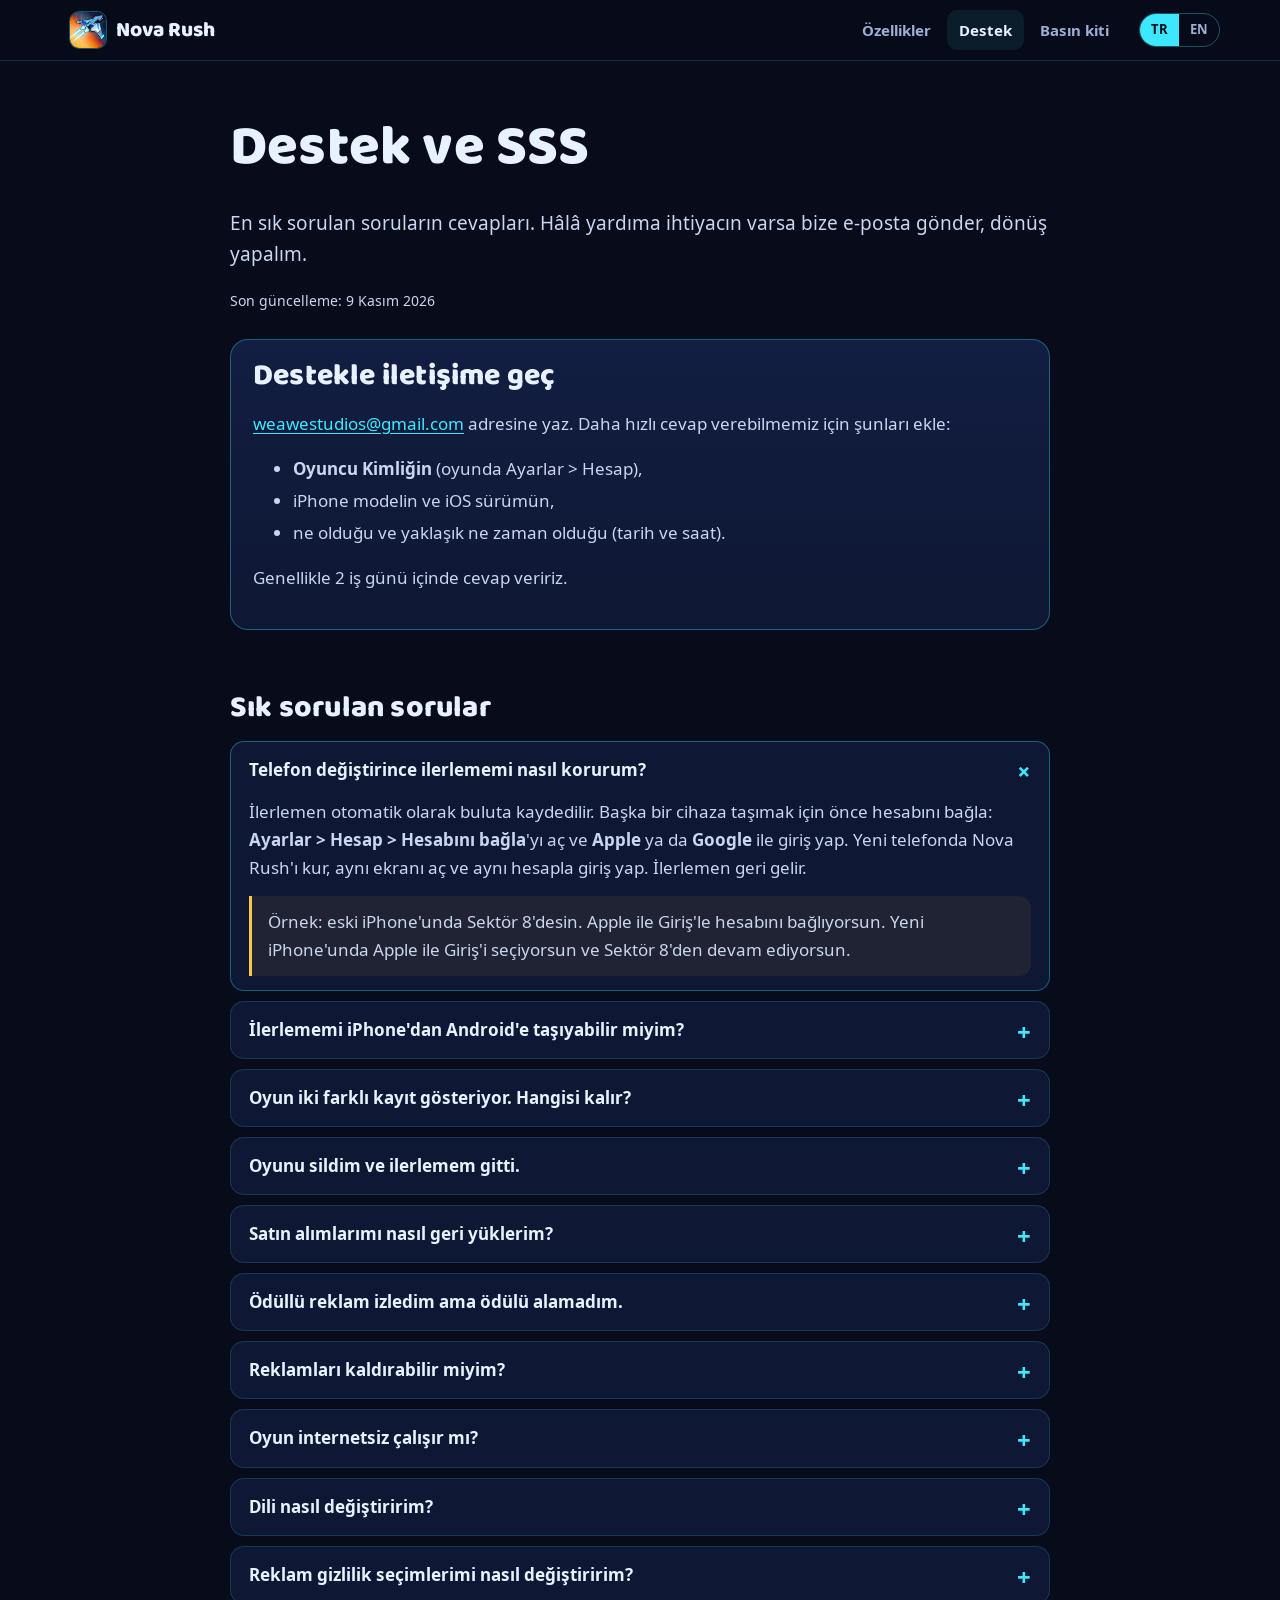
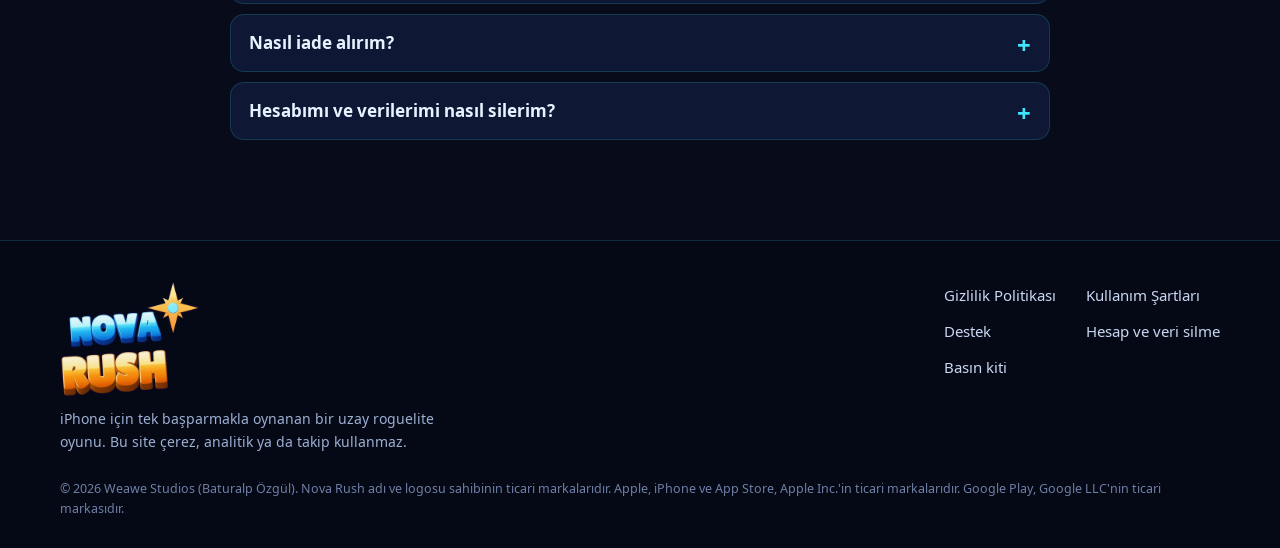
<file: tr/support.html>
<!doctype html>
<html lang="tr">
<head>
<meta charset="utf-8">
<meta name="viewport" content="width=device-width, initial-scale=1, viewport-fit=cover">
<title>Destek ve SSS · Nova Rush</title>
<meta name="description" content="İlerlemeni taşı, satın alımları geri yükle, reklam ödülü sorunlarını çöz, destekle iletişime geç.">
<meta name="theme-color" content="#070B1A">
<meta name="color-scheme" content="dark">
<meta name="apple-itunes-app" content="app-id=6832023778">
<link rel="canonical" href="https://weawestudios.github.io/tr/support.html">
<link rel="alternate" hreflang="en" href="https://weawestudios.github.io/support.html">
<link rel="alternate" hreflang="tr" href="https://weawestudios.github.io/tr/support.html">
<link rel="alternate" hreflang="x-default" href="https://weawestudios.github.io/support.html">
<meta property="og:type" content="website">
<meta property="og:site_name" content="Nova Rush">
<meta property="og:title" content="Destek ve SSS · Nova Rush">
<meta property="og:description" content="İlerlemeni taşı, satın alımları geri yükle, reklam ödülü sorunlarını çöz, destekle iletişime geç.">
<meta property="og:url" content="https://weawestudios.github.io/tr/support.html">
<meta property="og:image" content="https://weawestudios.github.io/assets/img/og_image.png">
<meta property="og:locale" content="tr_TR">
<meta name="twitter:card" content="summary_large_image">
<link rel="icon" href="../favicon.ico" sizes="48x48">
<link rel="icon" href="../favicon.png" type="image/png">
<link rel="apple-touch-icon" href="../apple-touch-icon.png">
<link rel="preload" href="../assets/fonts/baloo2.woff" as="font" type="font/woff" crossorigin>
<link rel="stylesheet" href="../assets/css/site.css">
</head>
<body class="p-support">
<a class="skip" href="#main">İçeriğe geç</a>
<header class="top">
  <div class="wrap top-in">
    <a class="brand" href="../tr/" aria-label="Nova Rush">
      <picture><source type="image/webp" srcset="../assets/img/icon_128.webp"><img src="../assets/img/icon_128.png" alt="" width="36" height="36" class="brand-icon"></picture>
      <span>Nova Rush</span>
    </a>
    <nav class="nav" aria-label="Ana menü"><a href="../tr/#features">Özellikler</a><a href="../tr/support.html" aria-current="page">Destek</a><a href="../tr/press.html">Basın kiti</a></nav>
    <div class="langs" role="group" aria-label="Dil"><span class="lang current" aria-current="true">TR</span><a class="lang" href="../support.html" hreflang="en" lang="en" aria-label="English">EN</a></div>
  </div>
</header>
<main id="main" class="doc">
  <div class="wrap narrow">
    <h1>Destek ve SSS</h1>
    <p class="lead">En sık sorulan soruların cevapları. Hâlâ yardıma ihtiyacın varsa bize e-posta gönder, dönüş yapalım.</p>
    <p class="updated">Son güncelleme: <time datetime="2026-11-09">9 Kasım 2026</time></p>
    
<aside class="contact-card">
<h2>Destekle iletişime geç</h2>
<p><a href="mailto:weawestudios@gmail.com">weawestudios@gmail.com</a> adresine yaz. Daha hızlı cevap verebilmemiz için şunları ekle:</p>
<ul><li><b>Oyuncu Kimliğin</b> (oyunda Ayarlar &gt; Hesap),</li><li>iPhone modelin ve iOS sürümün,</li><li>ne olduğu ve yaklaşık ne zaman olduğu (tarih ve saat).</li></ul>
<p>Genellikle 2 iş günü içinde cevap veririz.</p>
</aside>

<h2>Sık sorulan sorular</h2>

<details open><summary>Telefon değiştirince ilerlememi nasıl korurum?</summary>
<p>İlerlemen otomatik olarak buluta kaydedilir. Başka bir cihaza taşımak için önce hesabını bağla: <b>Ayarlar &gt; Hesap &gt; Hesabını bağla</b>'yı aç ve <b>Apple</b> ya da <b>Google</b> ile giriş yap. Yeni telefonda Nova Rush'ı kur, aynı ekranı aç ve aynı hesapla giriş yap. İlerlemen geri gelir.</p>
<p class="example">Örnek: eski iPhone'unda Sektör 8'desin. Apple ile Giriş'le hesabını bağlıyorsun. Yeni iPhone'unda Apple ile Giriş'i seçiyorsun ve Sektör 8'den devam ediyorsun.</p></details>

<details><summary>İlerlememi iPhone'dan Android'e taşıyabilir miyim?</summary>
<p>Evet, Android sürümü çıktığında. iPhone'da hesabını Apple ya da Google ile bağla, sonra Android'de aynı hesapla giriş yap. Satın almalar her mağazaya bağlıdır: App Store'dan alınanlar iPhone'da, Google Play'den alınanlar Android'de geri yüklenir; ilerleme ve oyun içi paralar hesabınla birlikte taşınır.</p></details>

<details><summary>Oyun iki farklı kayıt gösteriyor. Hangisi kalır?</summary>
<p>Cihazındaki ve buluttaki ilerleme farklıysa oyun ikisini de gösterir (örneğin "Sektör 8, Pilot Sv. 24" ve "Sektör 3, Pilot Sv. 9") ve sen seçersin. Satın almalar asla kaybolmaz; her zaman mağazadan geri yüklenebilir.</p></details>

<details><summary>Oyunu sildim ve ilerlemem gitti.</summary>
<p>Hesabını bağladıysan oyunu yeniden kur ve aynı Apple ya da Google hesabıyla giriş yap. Hiç bağlamadıysan anonim hesap otomatik olarak geri getirilemez. Varsa eski Oyuncu Kimliğinle ve en son ne zaman oynadığınla bize yaz; neler yapabileceğimize bakalım.</p></details>

<details><summary>Satın alımlarımı nasıl geri yüklerim?</summary>
<p>Satın aldığın Apple Kimliği ile App Store'a giriş yapmışken <b>Ayarlar &gt; Hesap &gt; Satın Alımları Geri Yükle</b>'yi aç. Reklamsız gibi kalıcı ürünler geri gelir. Tüketilen ürünler (kristal gibi) zaten bulut kaydındadır ve bağlı hesabınla giriş yapınca geri gelir.</p></details>

<details><summary>Ödüllü reklam izledim ama ödülü alamadım.</summary>
<p>Ödül, reklam bitince verilir. Reklamı erken kapattıysan ya da bağlantı koptuysa ödül verilmeyebilir. Sonuna kadar izlediğinden eminsen tarih, saat ve Oyuncu Kimliğinle bize yaz, kontrol edelim.</p></details>

<details><summary>Reklamları kaldırabilir miyim?</summary>
<p>Evet. <b>Reklamsız</b> satın alımı geçiş reklamlarını tamamen kaldırır ve ödüllü reklam ödüllerini reklam izlemeden almanı sağlar. Banner reklam hiçbir zaman yoktur.</p></details>

<details><summary>Oyun internetsiz çalışır mı?</summary>
<p>Evet. İnternetsiz oynayabilirsin; ilerleme cihazda saklanır ve bağlantı gelince buluta eşitlenir. Reklamlar, satın almalar ve hesap bağlama bağlantı gerektirir.</p></details>

<details><summary>Dili nasıl değiştiririm?</summary>
<p>Oyun telefonunun dilini otomatik kullanır. İstediğin zaman <b>Ayarlar &gt; Dil</b>'den değiştirebilirsin.</p></details>

<details><summary>Reklam gizlilik seçimlerimi nasıl değiştiririm?</summary>
<p>Takip için iOS <b>Ayarlar &gt; Gizlilik ve Güvenlik &gt; Takip</b>'e git. AEA, Birleşik Krallık ve İsviçre'de reklam onayını oyunun Ayarlar'ındaki gizlilik seçeneklerinden de değiştirebilirsin. Bkz. <a href="privacy.html#ads">Gizlilik Politikası</a>.</p></details>

<details><summary>Nasıl iade alırım?</summary>
<p>Satın almalar Apple tarafından işlendiği için iade Apple'dan <a href="https://reportaproblem.apple.com" rel="noopener">reportaproblem.apple.com</a> adresinden istenir.</p></details>

<details><summary>Hesabımı ve verilerimi nasıl silerim?</summary>
<p>Oyunda: <b>Ayarlar &gt; Hesap &gt; Hesabımı ve verilerimi sil</b>, ya da <a href="delete-account.html">hesap silme sayfasındaki</a> adımları izle.</p></details>

  </div>
</main>
<footer class="foot">
  <div class="wrap foot-in">
    <div class="foot-brand">
      <picture><source type="image/webp" srcset="../assets/img/logo_360.webp"><img src="../assets/img/logo_360.png" alt="Nova Rush" width="360" height="298" loading="lazy" decoding="async"></picture>
      <p>iPhone için tek başparmakla oynanan bir uzay roguelite oyunu. Bu site çerez, analitik ya da takip kullanmaz.</p>
    </div>
    <ul class="foot-links"><li><a href="../tr/privacy.html">Gizlilik Politikası</a></li><li><a href="../tr/terms.html">Kullanım Şartları</a></li><li><a href="../tr/support.html">Destek</a></li><li><a href="../tr/delete-account.html">Hesap ve veri silme</a></li><li><a href="../tr/press.html">Basın kiti</a></li></ul>
  </div>
  <div class="wrap foot-legal"><p>© 2026 Weawe Studios (Baturalp Özgül). Nova Rush adı ve logosu sahibinin ticari markalarıdır. Apple, iPhone ve App Store, Apple Inc.'in ticari markalarıdır. Google Play, Google LLC'nin ticari markasıdır.</p></div>
</footer>
<script src="../assets/js/site.js" defer></script>
</body>
</html>
</file>
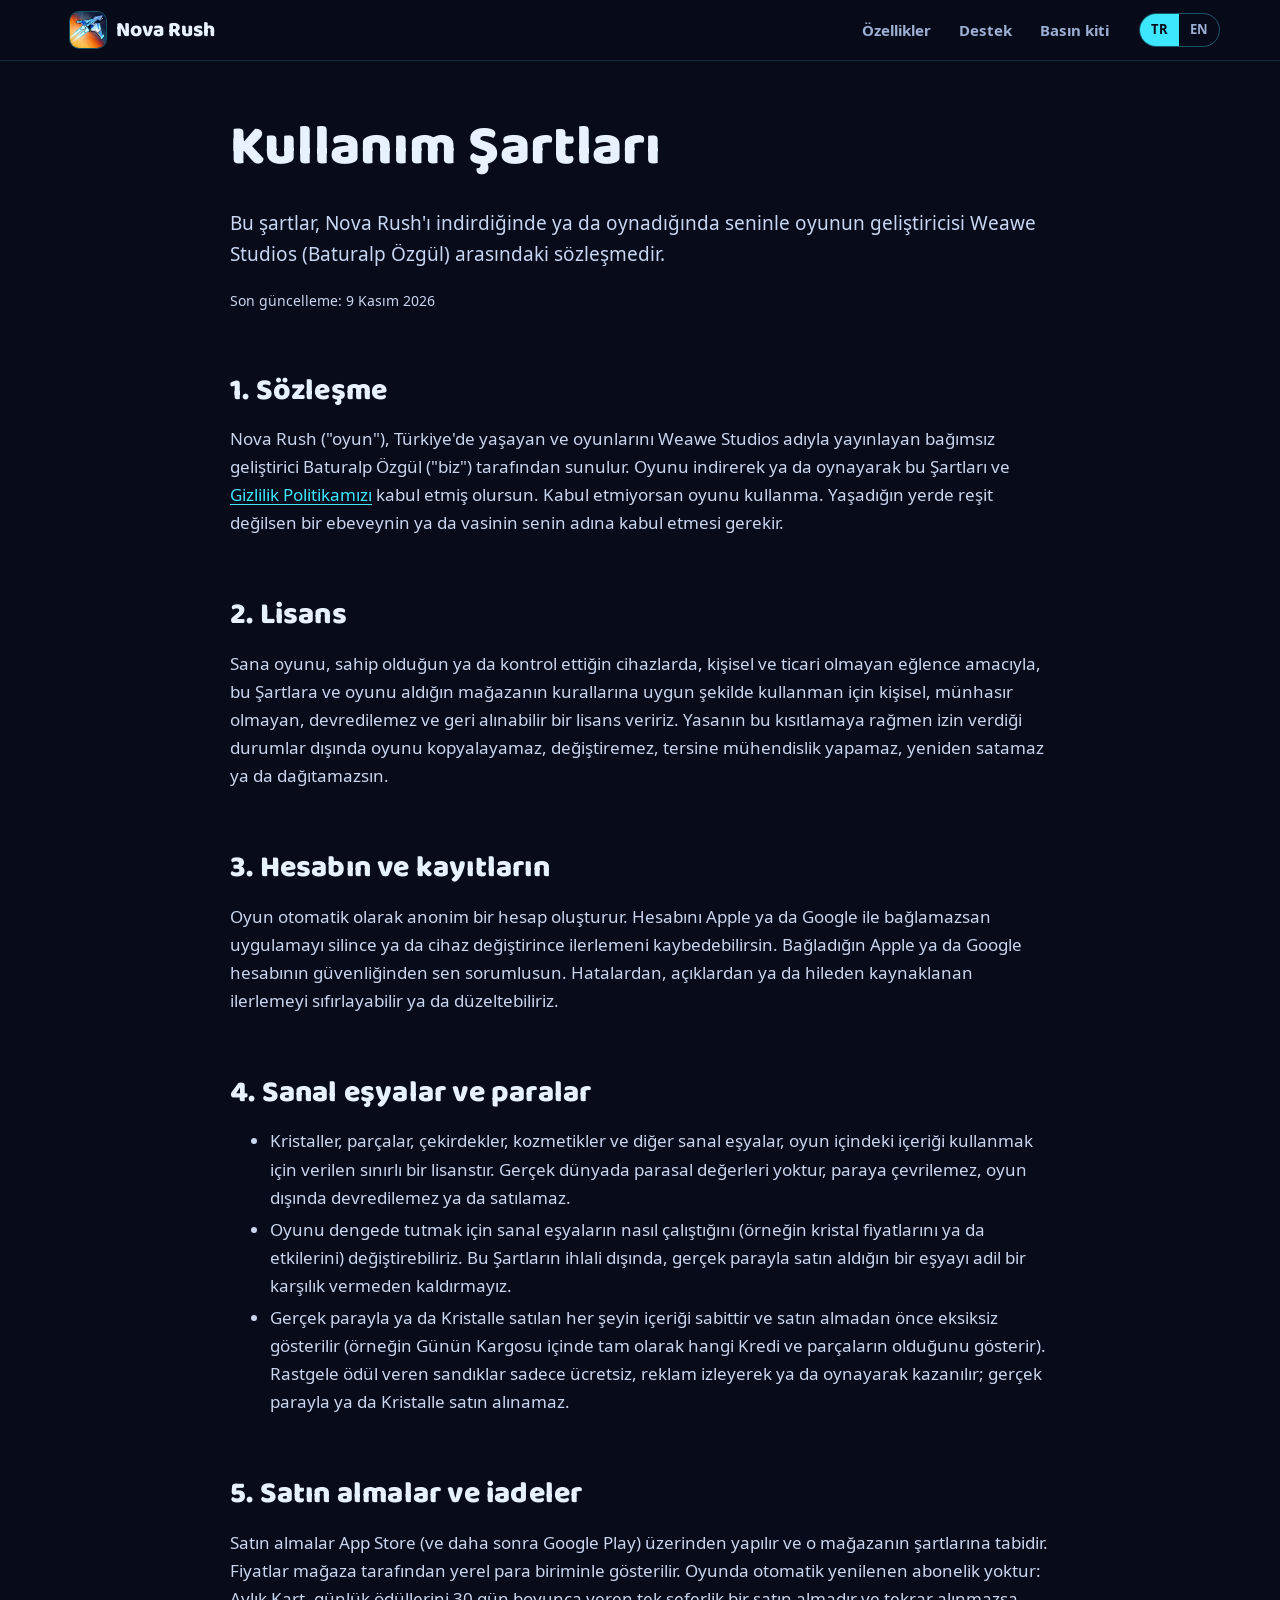
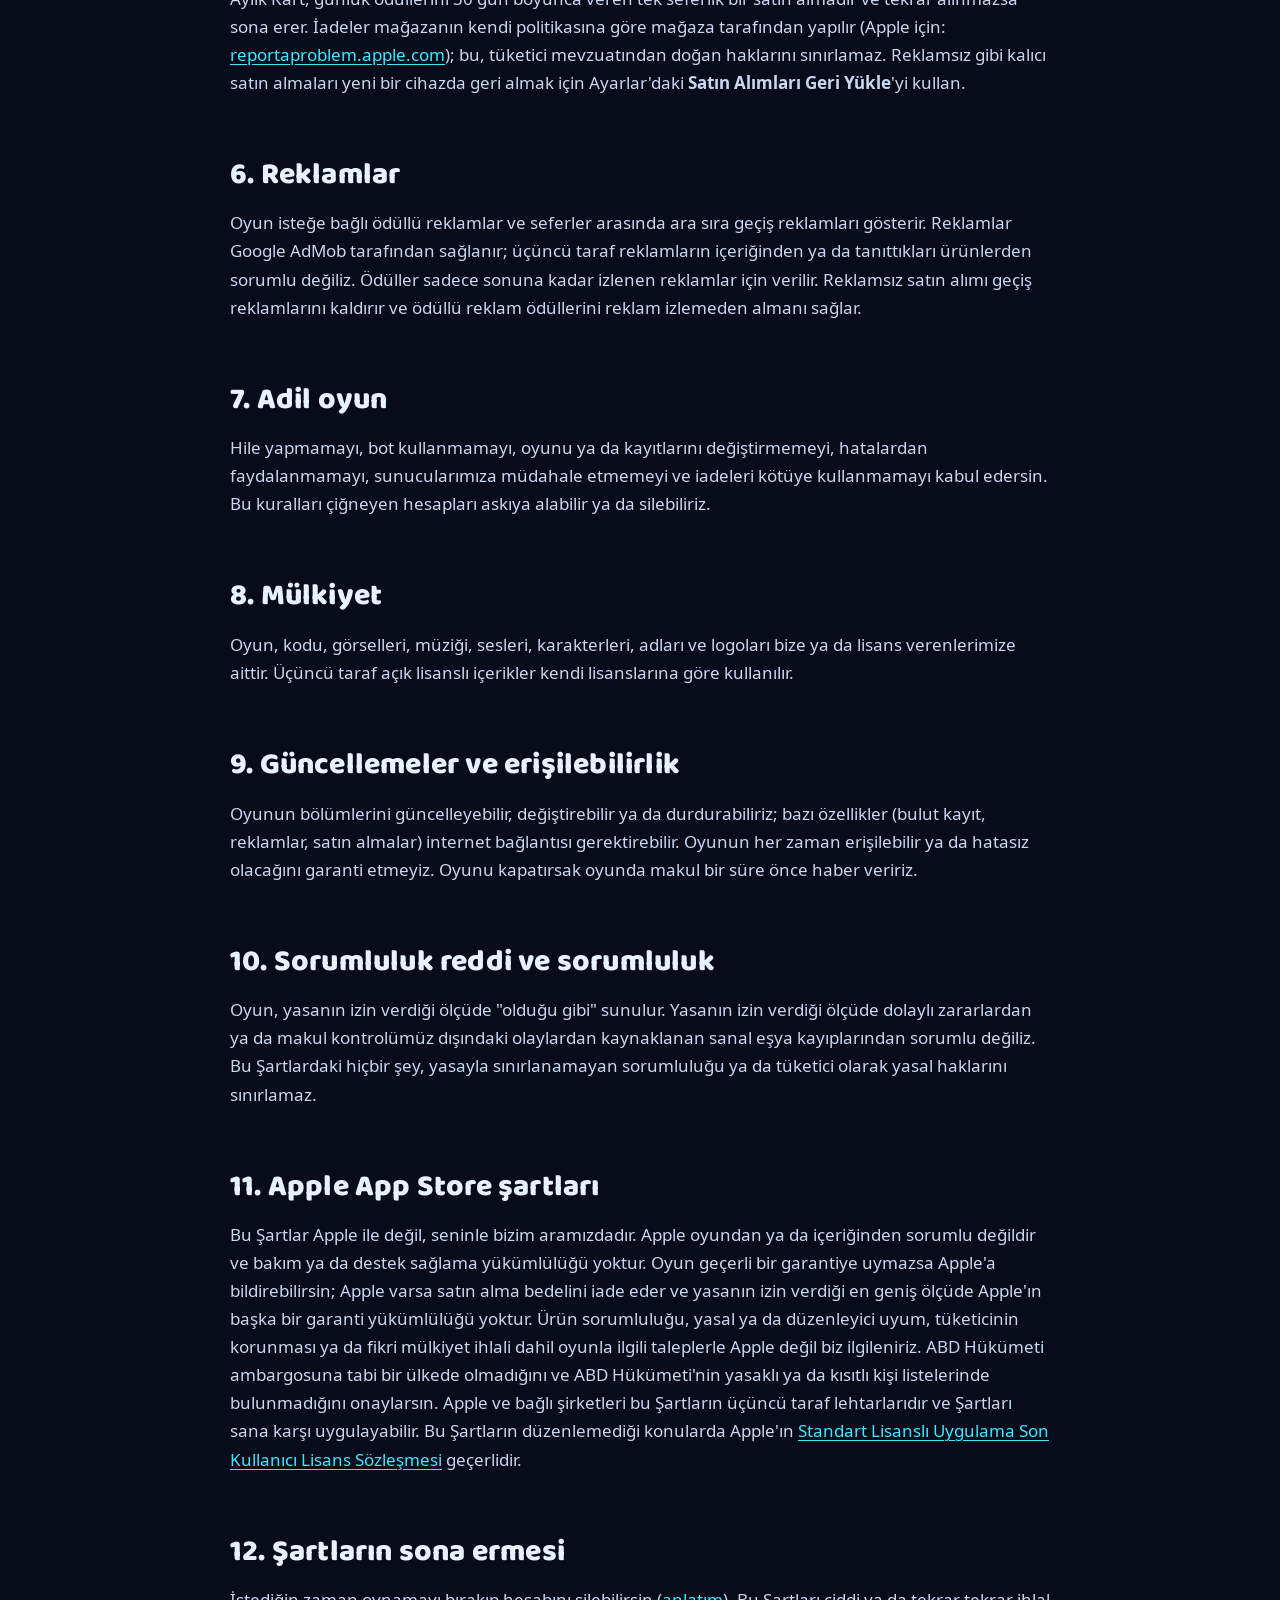
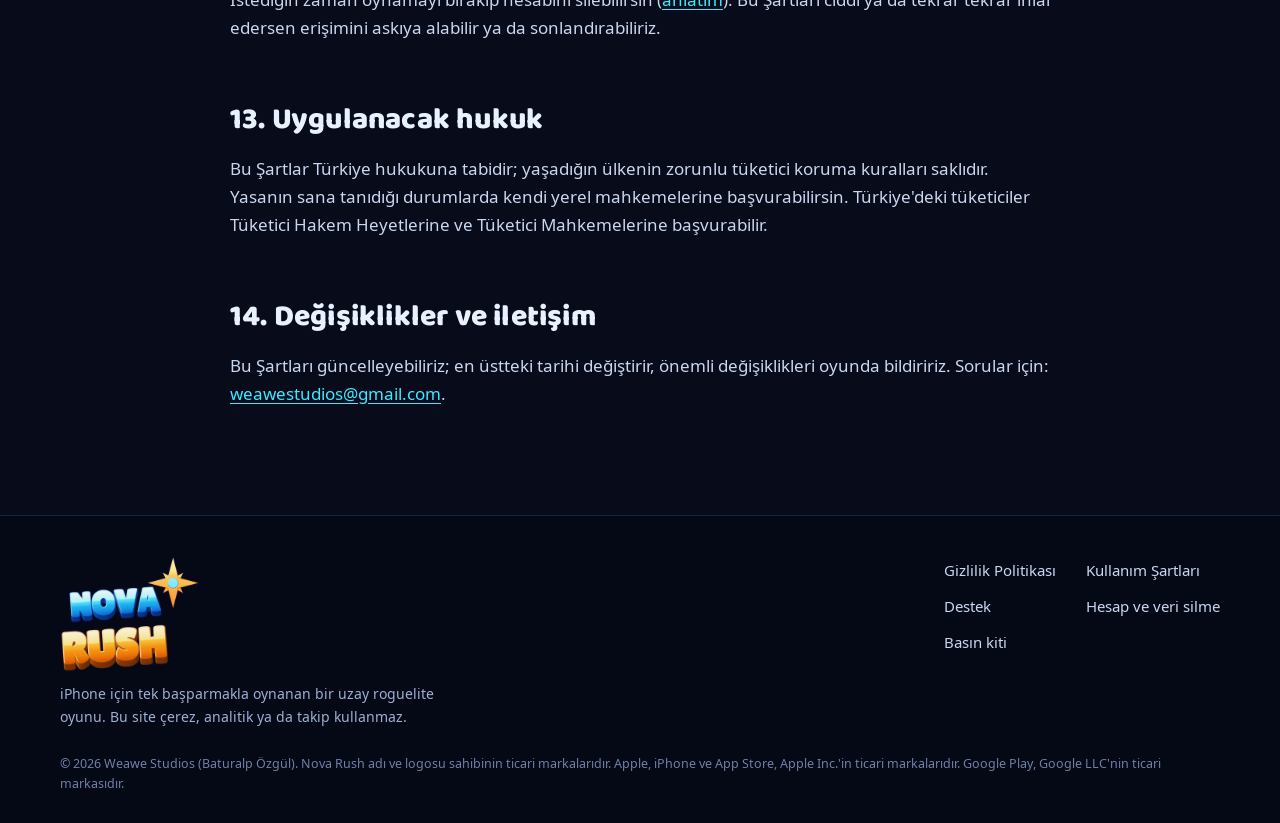
<file: tr/terms.html>
<!doctype html>
<html lang="tr">
<head>
<meta charset="utf-8">
<meta name="viewport" content="width=device-width, initial-scale=1, viewport-fit=cover">
<title>Kullanım Şartları · Nova Rush</title>
<meta name="description" content="Nova Rush oynama, satın alma, sanal eşya ve reklam kuralları.">
<meta name="theme-color" content="#070B1A">
<meta name="color-scheme" content="dark">
<meta name="apple-itunes-app" content="app-id=6832023778">
<link rel="canonical" href="https://weawestudios.github.io/tr/terms.html">
<link rel="alternate" hreflang="en" href="https://weawestudios.github.io/terms.html">
<link rel="alternate" hreflang="tr" href="https://weawestudios.github.io/tr/terms.html">
<link rel="alternate" hreflang="x-default" href="https://weawestudios.github.io/terms.html">
<meta property="og:type" content="website">
<meta property="og:site_name" content="Nova Rush">
<meta property="og:title" content="Kullanım Şartları · Nova Rush">
<meta property="og:description" content="Nova Rush oynama, satın alma, sanal eşya ve reklam kuralları.">
<meta property="og:url" content="https://weawestudios.github.io/tr/terms.html">
<meta property="og:image" content="https://weawestudios.github.io/assets/img/og_image.png">
<meta property="og:locale" content="tr_TR">
<meta name="twitter:card" content="summary_large_image">
<link rel="icon" href="../favicon.ico" sizes="48x48">
<link rel="icon" href="../favicon.png" type="image/png">
<link rel="apple-touch-icon" href="../apple-touch-icon.png">
<link rel="preload" href="../assets/fonts/baloo2.woff" as="font" type="font/woff" crossorigin>
<link rel="stylesheet" href="../assets/css/site.css">
</head>
<body class="p-terms">
<a class="skip" href="#main">İçeriğe geç</a>
<header class="top">
  <div class="wrap top-in">
    <a class="brand" href="../tr/" aria-label="Nova Rush">
      <picture><source type="image/webp" srcset="../assets/img/icon_128.webp"><img src="../assets/img/icon_128.png" alt="" width="36" height="36" class="brand-icon"></picture>
      <span>Nova Rush</span>
    </a>
    <nav class="nav" aria-label="Ana menü"><a href="../tr/#features">Özellikler</a><a href="../tr/support.html">Destek</a><a href="../tr/press.html">Basın kiti</a></nav>
    <div class="langs" role="group" aria-label="Dil"><span class="lang current" aria-current="true">TR</span><a class="lang" href="../terms.html" hreflang="en" lang="en" aria-label="English">EN</a></div>
  </div>
</header>
<main id="main" class="doc">
  <div class="wrap narrow">
    <h1>Kullanım Şartları</h1>
    <p class="lead">Bu şartlar, Nova Rush'ı indirdiğinde ya da oynadığında seninle oyunun geliştiricisi Weawe Studios (Baturalp Özgül) arasındaki sözleşmedir.</p>
    <p class="updated">Son güncelleme: <time datetime="2026-11-09">9 Kasım 2026</time></p>
    
<h2>1. Sözleşme</h2>
<p>Nova Rush ("oyun"), Türkiye'de yaşayan ve oyunlarını Weawe Studios adıyla yayınlayan bağımsız geliştirici Baturalp Özgül ("biz") tarafından sunulur. Oyunu indirerek ya da oynayarak bu Şartları ve <a href="privacy.html">Gizlilik Politikamızı</a> kabul etmiş olursun. Kabul etmiyorsan oyunu kullanma. Yaşadığın yerde reşit değilsen bir ebeveynin ya da vasinin senin adına kabul etmesi gerekir.</p>

<h2>2. Lisans</h2>
<p>Sana oyunu, sahip olduğun ya da kontrol ettiğin cihazlarda, kişisel ve ticari olmayan eğlence amacıyla, bu Şartlara ve oyunu aldığın mağazanın kurallarına uygun şekilde kullanman için kişisel, münhasır olmayan, devredilemez ve geri alınabilir bir lisans veririz. Yasanın bu kısıtlamaya rağmen izin verdiği durumlar dışında oyunu kopyalayamaz, değiştiremez, tersine mühendislik yapamaz, yeniden satamaz ya da dağıtamazsın.</p>

<h2>3. Hesabın ve kayıtların</h2>
<p>Oyun otomatik olarak anonim bir hesap oluşturur. Hesabını Apple ya da Google ile bağlamazsan uygulamayı silince ya da cihaz değiştirince ilerlemeni kaybedebilirsin. Bağladığın Apple ya da Google hesabının güvenliğinden sen sorumlusun. Hatalardan, açıklardan ya da hileden kaynaklanan ilerlemeyi sıfırlayabilir ya da düzeltebiliriz.</p>

<h2>4. Sanal eşyalar ve paralar</h2>
<ul>
<li>Kristaller, parçalar, çekirdekler, kozmetikler ve diğer sanal eşyalar, oyun içindeki içeriği kullanmak için verilen sınırlı bir lisanstır. Gerçek dünyada parasal değerleri yoktur, paraya çevrilemez, oyun dışında devredilemez ya da satılamaz.</li>
<li>Oyunu dengede tutmak için sanal eşyaların nasıl çalıştığını (örneğin kristal fiyatlarını ya da etkilerini) değiştirebiliriz. Bu Şartların ihlali dışında, gerçek parayla satın aldığın bir eşyayı adil bir karşılık vermeden kaldırmayız.</li>
<li>Gerçek parayla ya da Kristalle satılan her şeyin içeriği sabittir ve satın almadan önce eksiksiz gösterilir (örneğin Günün Kargosu içinde tam olarak hangi Kredi ve parçaların olduğunu gösterir). Rastgele ödül veren sandıklar sadece ücretsiz, reklam izleyerek ya da oynayarak kazanılır; gerçek parayla ya da Kristalle satın alınamaz.</li>
</ul>

<h2>5. Satın almalar ve iadeler</h2>
<p>Satın almalar App Store (ve daha sonra Google Play) üzerinden yapılır ve o mağazanın şartlarına tabidir. Fiyatlar mağaza tarafından yerel para biriminle gösterilir. Oyunda otomatik yenilenen abonelik yoktur: Aylık Kart, günlük ödüllerini 30 gün boyunca veren tek seferlik bir satın almadır ve tekrar alınmazsa sona erer. İadeler mağazanın kendi politikasına göre mağaza tarafından yapılır (Apple için: <a href="https://reportaproblem.apple.com" rel="noopener">reportaproblem.apple.com</a>); bu, tüketici mevzuatından doğan haklarını sınırlamaz. Reklamsız gibi kalıcı satın almaları yeni bir cihazda geri almak için Ayarlar'daki <b>Satın Alımları Geri Yükle</b>'yi kullan.</p>

<h2>6. Reklamlar</h2>
<p>Oyun isteğe bağlı ödüllü reklamlar ve seferler arasında ara sıra geçiş reklamları gösterir. Reklamlar Google AdMob tarafından sağlanır; üçüncü taraf reklamların içeriğinden ya da tanıttıkları ürünlerden sorumlu değiliz. Ödüller sadece sonuna kadar izlenen reklamlar için verilir. Reklamsız satın alımı geçiş reklamlarını kaldırır ve ödüllü reklam ödüllerini reklam izlemeden almanı sağlar.</p>

<h2>7. Adil oyun</h2>
<p>Hile yapmamayı, bot kullanmamayı, oyunu ya da kayıtlarını değiştirmemeyi, hatalardan faydalanmamayı, sunucularımıza müdahale etmemeyi ve iadeleri kötüye kullanmamayı kabul edersin. Bu kuralları çiğneyen hesapları askıya alabilir ya da silebiliriz.</p>

<h2>8. Mülkiyet</h2>
<p>Oyun, kodu, görselleri, müziği, sesleri, karakterleri, adları ve logoları bize ya da lisans verenlerimize aittir. Üçüncü taraf açık lisanslı içerikler kendi lisanslarına göre kullanılır.</p>

<h2>9. Güncellemeler ve erişilebilirlik</h2>
<p>Oyunun bölümlerini güncelleyebilir, değiştirebilir ya da durdurabiliriz; bazı özellikler (bulut kayıt, reklamlar, satın almalar) internet bağlantısı gerektirebilir. Oyunun her zaman erişilebilir ya da hatasız olacağını garanti etmeyiz. Oyunu kapatırsak oyunda makul bir süre önce haber veririz.</p>

<h2>10. Sorumluluk reddi ve sorumluluk</h2>
<p>Oyun, yasanın izin verdiği ölçüde "olduğu gibi" sunulur. Yasanın izin verdiği ölçüde dolaylı zararlardan ya da makul kontrolümüz dışındaki olaylardan kaynaklanan sanal eşya kayıplarından sorumlu değiliz. Bu Şartlardaki hiçbir şey, yasayla sınırlanamayan sorumluluğu ya da tüketici olarak yasal haklarını sınırlamaz.</p>

<h2>11. Apple App Store şartları</h2>
<p>Bu Şartlar Apple ile değil, seninle bizim aramızdadır. Apple oyundan ya da içeriğinden sorumlu değildir ve bakım ya da destek sağlama yükümlülüğü yoktur. Oyun geçerli bir garantiye uymazsa Apple'a bildirebilirsin; Apple varsa satın alma bedelini iade eder ve yasanın izin verdiği en geniş ölçüde Apple'ın başka bir garanti yükümlülüğü yoktur. Ürün sorumluluğu, yasal ya da düzenleyici uyum, tüketicinin korunması ya da fikri mülkiyet ihlali dahil oyunla ilgili taleplerle Apple değil biz ilgileniriz. ABD Hükümeti ambargosuna tabi bir ülkede olmadığını ve ABD Hükümeti'nin yasaklı ya da kısıtlı kişi listelerinde bulunmadığını onaylarsın. Apple ve bağlı şirketleri bu Şartların üçüncü taraf lehtarlarıdır ve Şartları sana karşı uygulayabilir. Bu Şartların düzenlemediği konularda Apple'ın <a href="https://www.apple.com/legal/internet-services/itunes/dev/stdeula/" rel="noopener">Standart Lisanslı Uygulama Son Kullanıcı Lisans Sözleşmesi</a> geçerlidir.</p>

<h2>12. Şartların sona ermesi</h2>
<p>İstediğin zaman oynamayı bırakıp hesabını silebilirsin (<a href="delete-account.html">anlatım</a>). Bu Şartları ciddi ya da tekrar tekrar ihlal edersen erişimini askıya alabilir ya da sonlandırabiliriz.</p>

<h2>13. Uygulanacak hukuk</h2>
<p>Bu Şartlar Türkiye hukukuna tabidir; yaşadığın ülkenin zorunlu tüketici koruma kuralları saklıdır. Yasanın sana tanıdığı durumlarda kendi yerel mahkemelerine başvurabilirsin. Türkiye'deki tüketiciler Tüketici Hakem Heyetlerine ve Tüketici Mahkemelerine başvurabilir.</p>

<h2>14. Değişiklikler ve iletişim</h2>
<p>Bu Şartları güncelleyebiliriz; en üstteki tarihi değiştirir, önemli değişiklikleri oyunda bildiririz. Sorular için: <a href="mailto:weawestudios@gmail.com">weawestudios@gmail.com</a>.</p>

  </div>
</main>
<footer class="foot">
  <div class="wrap foot-in">
    <div class="foot-brand">
      <picture><source type="image/webp" srcset="../assets/img/logo_360.webp"><img src="../assets/img/logo_360.png" alt="Nova Rush" width="360" height="298" loading="lazy" decoding="async"></picture>
      <p>iPhone için tek başparmakla oynanan bir uzay roguelite oyunu. Bu site çerez, analitik ya da takip kullanmaz.</p>
    </div>
    <ul class="foot-links"><li><a href="../tr/privacy.html">Gizlilik Politikası</a></li><li><a href="../tr/terms.html">Kullanım Şartları</a></li><li><a href="../tr/support.html">Destek</a></li><li><a href="../tr/delete-account.html">Hesap ve veri silme</a></li><li><a href="../tr/press.html">Basın kiti</a></li></ul>
  </div>
  <div class="wrap foot-legal"><p>© 2026 Weawe Studios (Baturalp Özgül). Nova Rush adı ve logosu sahibinin ticari markalarıdır. Apple, iPhone ve App Store, Apple Inc.'in ticari markalarıdır. Google Play, Google LLC'nin ticari markasıdır.</p></div>
</footer>
<script src="../assets/js/site.js" defer></script>
</body>
</html>
</file>
<file: assets/css/site.css>
/* Nova Rush website. Palette follows docs/GORSEL_REHBER.md: cool = player/brand, warm = danger/boss. */
@font-face { font-family: "Baloo 2"; src: url("../fonts/baloo2.woff") format("woff"); font-weight: 800; font-display: swap; }
@font-face { font-family: "Noto Sans"; src: url("../fonts/notosans-regular.woff") format("woff"); font-weight: 400; font-display: swap; }
@font-face { font-family: "Noto Sans"; src: url("../fonts/notosans-bold.woff") format("woff"); font-weight: 700; font-display: swap; }

:root {
  --bg: #070B1A; --bg2: #0B1228; --panel: #0E1733; --panel2: #121E42;
  --line: rgba(61, 232, 255, .16); --line2: rgba(61, 232, 255, .34);
  --cyan: #3DE8FF; --blue: #2F7BFF; --text: #E8F1FF; --muted: #9DB0D3;
  --gold: #FFC24A; --fusion: #E04DFF; --danger: #FF3344; --xp: #7CFF6B;
  --r: 18px; --wrap: 1160px;
  --display: "Baloo 2", "Arial Rounded MT Bold", system-ui, sans-serif;
  --body: "Noto Sans", system-ui, -apple-system, "Segoe UI", Roboto, sans-serif;
}
*, *::before, *::after { box-sizing: border-box; }
html { -webkit-text-size-adjust: 100%; scroll-behavior: smooth; }
body { margin: 0; background: var(--bg); color: var(--text); font: 400 17px/1.65 var(--body); overflow-x: hidden; }
img { max-width: 100%; height: auto; display: block; }
picture { display: contents; }
a { color: var(--cyan); text-underline-offset: 3px; }
a:hover { color: #9FF4FF; }
:focus-visible { outline: 3px solid var(--cyan); outline-offset: 3px; border-radius: 6px; }
h1, h2, h3 { font-family: var(--display); font-weight: 800; line-height: 1.12; letter-spacing: .2px; margin: 0 0 .5em; }
h2 { font-size: clamp(30px, 4.6vw, 48px); }
h3 { font-size: 22px; }
.wrap { width: min(var(--wrap), 100% - 40px); margin-inline: auto; }
.narrow { width: min(820px, 100% - 40px); }
.skip { position: absolute; left: -999px; top: 8px; background: var(--cyan); color: var(--bg); padding: 8px 14px; border-radius: 8px; z-index: 50; font-weight: 700; }
.skip:focus { left: 8px; }

/* Header */
.top { position: sticky; top: 0; z-index: 30; background: rgba(7, 11, 26, .78); backdrop-filter: blur(12px); -webkit-backdrop-filter: blur(12px); border-bottom: 1px solid var(--line); }
.top-in { display: flex; align-items: center; gap: 18px; min-height: 60px; }
.brand { display: flex; align-items: center; gap: 10px; color: var(--text); text-decoration: none; font: 800 21px/1 var(--display); }
.brand-icon { width: 36px; height: 36px; border-radius: 9px; box-shadow: 0 0 0 1px var(--line2); }
.nav { display: flex; gap: 4px; margin-left: auto; }
.nav a { color: var(--muted); text-decoration: none; font-weight: 700; font-size: 15px; padding: 8px 12px; border-radius: 10px; }
.nav a:hover, .nav a[aria-current] { color: var(--text); background: rgba(61, 232, 255, .08); }
.langs { display: flex; border: 1px solid var(--line2); border-radius: 999px; overflow: hidden; font-weight: 700; font-size: 13px; }
.lang { padding: 5px 11px; color: var(--muted); text-decoration: none; }
.lang.current { background: var(--cyan); color: var(--bg); }
.lang:hover:not(.current) { color: var(--text); background: rgba(61, 232, 255, .1); }
@media (max-width: 620px) { .nav a:first-child { display: none; } .nav a { padding: 8px 8px; font-size: 14px; } .brand span { display: none; } }

/* Hero */
.hero { position: relative; isolation: isolate; padding: calc(min(100vw, 2400px) * .25) 0 40px; overflow: hidden; }
.hero-art { position: absolute; inset: 0 0 auto 0; z-index: -1; overflow: hidden; }
.hero-art img { width: 100%; height: auto; aspect-ratio: 2400 / 1100; object-fit: cover; animation: drift 26s ease-in-out infinite alternate; }
.hero-art::after { content: ""; position: absolute; inset: 0;
  background: radial-gradient(34% 42% at 50% 74%, rgba(7, 11, 26, .72), transparent 80%),
              linear-gradient(180deg, rgba(7, 11, 26, .5) 0, transparent 14%, transparent 52%, rgba(7, 11, 26, .85) 86%, var(--bg) 100%); }
/* Desktop/laptop: keep the download card above the fold on short screens (e.g. 1440x900, 1366x768). */
@media (min-width: 701px) {
  .hero { padding-top: max(120px, min(calc(min(100vw, 2400px) * .25), calc(100vh - 600px))); }
  .hero .hero-logo { width: clamp(300px, 42vh, 420px); }
}
@media (min-width: 1500px) { .hero { padding-top: max(120px, min(calc(min(100vw, 2400px) * .30), calc(100vh - 600px))); } }
@keyframes drift { from { transform: scale(1.02); } to { transform: scale(1.06) translate3d(-.8%, -.6%, 0); } }
.hero-in { text-align: center; display: flex; flex-direction: column; align-items: center; }
.hero-logo { margin: 0 0 6px; width: min(420px, 74vw); filter: drop-shadow(0 10px 30px rgba(0, 0, 0, .55)); animation: bob 5s ease-in-out infinite; }
@keyframes bob { 50% { transform: translateY(-6px); } }
.tagline { font: 800 clamp(24px, 3.4vw, 34px)/1.1 var(--display); margin: 0 0 10px; color: #fff; text-shadow: 0 0 18px rgba(61, 232, 255, .55); }
.hero-sub { max-width: 640px; margin: 0 0 24px; color: #C9D7F2; font-size: 18px; text-shadow: 0 1px 8px rgba(0, 0, 0, .8); }
/* Download card: the whole card is one link to the App Store. The badge inside is Apple's official artwork:
   never modified or animated, height >= 40 px, clear space >= 1/4 of its height (Apple marketing guidelines). */
.store-card { display: flex; align-items: center; gap: 18px; margin: 6px 0 20px; padding: 14px; border-radius: 24px; color: var(--text); text-decoration: none; text-align: left;
  background: rgba(14, 23, 51, .86); border: 1px solid var(--line2); box-shadow: 0 18px 50px rgba(0, 0, 0, .45), 0 0 44px rgba(61, 232, 255, .2);
  backdrop-filter: blur(8px); -webkit-backdrop-filter: blur(8px); transition: transform .2s ease-out, border-color .2s ease-out, box-shadow .2s ease-out; -webkit-tap-highlight-color: transparent; }
.store-card:hover, .store-card:focus-visible { color: var(--text); border-color: var(--cyan); transform: translateY(-2px); box-shadow: 0 22px 56px rgba(0, 0, 0, .5), 0 0 60px rgba(61, 232, 255, .38); }
.store-card:active { transform: translateY(0) scale(.99); }
.store-card:focus-visible { outline-offset: 4px; border-radius: 24px; }
.app-icon { width: 76px; height: 76px; border-radius: 18px; box-shadow: 0 6px 18px rgba(0, 0, 0, .5); }
.store-meta { display: flex; flex-direction: column; line-height: 1.3; }
.store-meta strong { font: 800 19px/1.2 var(--display); }
.store-meta span { color: var(--muted); font-size: 14px; }
.badge-box { display: block; flex: none; }
.store-badge { display: block; height: 56px; width: auto; }
.store-badge.big { height: 64px; }
.store-link { display: inline-block; padding: 16px; border-radius: 20px; -webkit-tap-highlight-color: transparent; transition: background-color .2s ease-out; }
.store-link:hover { background: rgba(61, 232, 255, .08); }
.store-link:focus-visible { outline-offset: 0; border-radius: 20px; }
.pills { list-style: none; display: flex; flex-wrap: wrap; justify-content: center; gap: 8px; padding: 0; margin: 22px 0 0; }
.pills li { padding: 6px 14px; border-radius: 999px; border: 1px solid var(--line2); background: rgba(7, 11, 26, .6); color: #CFE6FF; font-size: 14px; font-weight: 700; }
@media (max-width: 700px) {
  .hero { padding: 0 0 32px; }
  .hero-art { position: relative; inset: auto; aspect-ratio: 3 / 2; }
  .hero-art img { animation: none; aspect-ratio: 3 / 2; height: 100%; }
  .hero-art::after { background: linear-gradient(180deg, transparent 50%, var(--bg) 100%); }
  .hero-in { margin-top: -24vw; }
  .hero-logo { width: min(420px, 60vw); }
  .tagline { font-size: 24px; }
  .store-card { display: grid; grid-template-columns: auto 1fr; gap: 14px; width: min(100%, 400px); margin: 4px 0 18px; padding: 14px; }
  .store-meta strong { font-size: 17px; }
  .store-meta span { font-size: 13px; }
  .store-card source { display: none; }
  .store-card .app-icon { grid-column: 1; grid-row: 1; }
  .store-card .store-meta { grid-column: 2; grid-row: 1; }
  .badge-box { grid-column: 1 / -1; grid-row: 2; justify-self: center; }
  .app-icon { width: 56px; height: 56px; border-radius: 14px; }
  .hero-sub { font-size: 16px; }
}

/* Sections */
.sec { padding: clamp(48px, 6.5vw, 92px) 0; position: relative; }
.vh { position: absolute; width: 1px; height: 1px; overflow: hidden; clip: rect(0 0 0 0); white-space: nowrap; }
.how { padding: 8px 0 12px; }
.how-steps { list-style: none; margin: 0; padding: 0; display: grid; grid-template-columns: repeat(3, 1fr); gap: 16px; }
.how-steps li { display: flex; gap: 14px; align-items: flex-start; padding: 18px; border-radius: var(--r); background: rgba(14, 23, 51, .7); border: 1px solid var(--line); }
.how-steps h3 { font-size: 20px; margin: 2px 0 4px; }
.how-steps p { margin: 0; color: var(--muted); font-size: 15px; line-height: 1.5; }
.hex { flex: none; width: 42px; height: 46px; display: grid; place-items: center; font: 800 22px/1 var(--display); color: var(--bg);
  background: linear-gradient(180deg, #8FF5FF, var(--cyan)); clip-path: polygon(50% 0, 100% 25%, 100% 75%, 50% 100%, 0 75%, 0 25%); }
.how-steps li:nth-child(2) .hex { background: linear-gradient(180deg, #B6FFAA, var(--xp)); }
.how-steps li:nth-child(3) .hex { background: linear-gradient(180deg, #F2A6FF, var(--fusion)); }
@media (max-width: 820px) { .how-steps { grid-template-columns: 1fr; gap: 10px; } .how-steps li { padding: 14px; } }
.kicker { text-transform: uppercase; letter-spacing: .16em; font-weight: 700; font-size: 13px; color: var(--cyan); margin: 0 0 8px; }
.k-fusion { color: var(--fusion); } .k-boss { color: #FF6B5E; }
.sec-lead { color: var(--muted); max-width: 680px; font-size: 18px; margin: 0 0 36px; }
.example { border-left: 3px solid var(--gold); background: rgba(255, 194, 74, .07); padding: 12px 16px; border-radius: 0 12px 12px 0; color: #F2E6C9; }

.ships-sec { background: radial-gradient(70% 60% at 50% 0, rgba(47, 123, 255, .12), transparent 70%); }
.ships { list-style: none; padding: 0; margin: 0; display: grid; grid-template-columns: repeat(3, 1fr); gap: 18px; }
.ship { position: relative; padding: 18px 20px 20px; border-radius: var(--r); background: linear-gradient(180deg, var(--panel2), var(--panel)); border: 1px solid var(--line); transition: transform .25s ease-out, border-color .25s ease-out, box-shadow .25s ease-out; }
.ship:hover { transform: translateY(-4px); border-color: var(--line2); box-shadow: 0 16px 40px rgba(0, 0, 0, .35), 0 0 30px rgba(61, 232, 255, .12); }
.ship-art { aspect-ratio: 1; display: grid; place-items: center; margin: -4px auto 4px; width: 72%;
  background: radial-gradient(closest-side, rgba(61, 232, 255, .16), transparent); }
.ship-art img { width: 100%; animation: hover 4s ease-in-out infinite; }
.ship:nth-child(2n) .ship-art img { animation-delay: -1.3s; } .ship:nth-child(3n) .ship-art img { animation-delay: -2.6s; }
@keyframes hover { 50% { transform: translateY(-7px); } }
.ship h3 { margin: 0 0 6px; font-size: 26px; }
.ship p { margin: 0 0 8px; font-size: 15px; color: #C3D2EE; line-height: 1.5; }
.ship-trait b { color: var(--text); }
.ship-nova { padding-top: 8px; border-top: 1px solid var(--line); }
.ship-nova span { display: inline-block; font: 800 12px/1 var(--display); letter-spacing: .1em; padding: 4px 7px 3px; border-radius: 6px; margin-right: 6px; color: var(--bg); background: var(--cyan); }
@media (max-width: 900px) { .ships { grid-template-columns: repeat(2, 1fr); } }
@media (max-width: 520px) { .ships { grid-template-columns: 1fr 1fr; gap: 10px; } .ship { padding: 12px; } .ship h3 { font-size: 21px; } .ship p { font-size: 13.5px; } }

.split-in { display: grid; grid-template-columns: 1fr 1fr; gap: clamp(28px, 6vw, 80px); align-items: center; }
.split.reverse .split-text { order: 2; }
.split-text p { color: #C9D7F2; font-size: 18px; }
.fusion { background: radial-gradient(50% 60% at 80% 50%, rgba(224, 77, 255, .12), transparent 70%); }
.split-media { position: relative; display: flex; justify-content: center; }
.duo { gap: 0; }
.phone { width: min(300px, 46%); border-radius: 30px; padding: 7px; background: linear-gradient(160deg, #2A3A66, #0D152E); box-shadow: 0 30px 60px rgba(0, 0, 0, .5), 0 0 0 1px var(--line2); }
.phone img { border-radius: 24px; width: 100%; }
.duo .phone:first-child { transform: rotate(-4deg) translateY(16px); z-index: 1; }
.duo .phone.tilt { transform: rotate(5deg) translateX(-14%); box-shadow: 0 30px 60px rgba(0, 0, 0, .5), 0 0 0 1px rgba(224, 77, 255, .5), 0 0 50px rgba(224, 77, 255, .25); z-index: 2; }
.phone.wide { width: min(380px, 90%); }
.ticks { list-style: none; padding: 0; margin: 0; display: grid; gap: 14px; }
.ticks li { position: relative; padding-left: 34px; font-size: 18px; color: #C9D7F2; }
.ticks li::before { content: ""; position: absolute; left: 0; top: .32em; width: 20px; height: 20px; clip-path: polygon(25% 5%, 75% 5%, 100% 50%, 75% 95%, 25% 95%, 0 50%); background: var(--cyan); box-shadow: 0 0 12px var(--cyan); }
@media (max-width: 820px) { .split-in { grid-template-columns: 1fr; } .split.reverse .split-text { order: 0; } .phone { width: min(240px, 46%); } }

.bosses-sec { background: radial-gradient(60% 55% at 50% 60%, rgba(255, 90, 60, .10), transparent 72%); text-align: center; }
.bosses-sec .sec-lead { margin-inline: auto; }
.bosses { display: grid; grid-template-columns: 1.25fr 1fr 1fr; gap: 12px; align-items: end; }
.boss { margin: 0; }
.boss img { width: 100%; filter: drop-shadow(0 20px 30px rgba(0, 0, 0, .6)); animation: breathe 5s ease-in-out infinite; }
.boss:nth-child(2) img { animation-delay: -1.7s; } .boss:nth-child(3) img { animation-delay: -3.4s; }
@keyframes breathe { 50% { transform: scale(1.025) translateY(-4px); } }
.boss figcaption { font: 800 22px/1.2 var(--display); margin-top: 6px; color: #FFD2C8; }
@media (max-width: 620px) { .bosses { grid-template-columns: 1fr 1fr; } .boss:first-child { grid-column: 1 / -1; width: 78%; margin-inline: auto; } .boss figcaption { font-size: 18px; } }

/* Gallery */
.gallery { list-style: none; margin: 0; padding: 6px max(20px, calc((100% - var(--wrap)) / 2)) 24px; display: grid; grid-auto-flow: column; grid-auto-columns: min(240px, 62vw); gap: 18px; overflow-x: auto; scroll-snap-type: x mandatory; scrollbar-color: var(--line2) transparent; }
.gallery li { scroll-snap-align: center; }
.shot { all: unset; cursor: zoom-in; display: block; border-radius: 26px; padding: 6px; background: linear-gradient(160deg, #2A3A66, #0D152E); box-shadow: 0 0 0 1px var(--line2), 0 20px 40px rgba(0, 0, 0, .45); transition: transform .2s ease-out, box-shadow .2s ease-out; }
.shot:hover, .shot:focus-visible { transform: translateY(-5px); box-shadow: 0 0 0 2px var(--cyan), 0 24px 46px rgba(0, 0, 0, .5); }
.shot-img { border-radius: 20px; aspect-ratio: 9 / 16; object-fit: cover; object-position: top; width: 100%; background: var(--bg2); }
.shot-cap { display: block; text-align: center; font-weight: 700; font-size: 14px; color: var(--muted); padding: 8px 4px 2px; }
.lightbox { border: 0; padding: 0; background: transparent; max-width: 96vw; max-height: 94vh; }
.lightbox::backdrop { background: rgba(3, 5, 14, .9); backdrop-filter: blur(4px); }
.lightbox img { max-height: 90vh; width: auto; border-radius: 22px; box-shadow: 0 0 0 1px var(--line2); }
.lb-close { position: absolute; top: 8px; right: 8px; width: 44px; height: 44px; border-radius: 50%; border: 1px solid var(--line2); background: rgba(7, 11, 26, .85); color: #fff; font-size: 28px; line-height: 1; cursor: pointer; }

.cta { text-align: center; background: radial-gradient(50% 70% at 50% 40%, rgba(61, 232, 255, .14), transparent 70%); }
.cta-in { display: flex; flex-direction: column; align-items: center; }
.cta-icon { width: 112px; height: 112px; border-radius: 26px; margin-bottom: 18px; box-shadow: 0 0 0 1px var(--line2), 0 0 60px rgba(61, 232, 255, .3); }
.cta p { color: var(--muted); margin: 0 0 22px; }
.cta .cta-links { margin-top: 22px; }

/* Docs */
.doc { padding: 48px 0 90px; }
.doc h1 { font-size: clamp(36px, 6vw, 56px); margin-top: 8px; }
.doc .lead { font-size: 19px; color: #C9D7F2; }
.doc h2 { font-size: clamp(24px, 3.4vw, 30px); margin-top: 1.8em; padding-top: 8px; scroll-margin-top: 80px; }
.doc h3 { margin-top: 1.4em; color: #CFEFFF; }
.doc p, .doc li { color: #CAD6EE; }
.doc li + li { margin-top: 4px; }
.updated { color: var(--muted); font-size: 14px; }
.toc { padding: 16px 20px; border-radius: 14px; background: var(--panel); border: 1px solid var(--line); }
.toc ol { columns: 2; column-gap: 28px; margin: 0; padding-left: 20px; font-size: 15px; }
@media (max-width: 560px) { .toc ol { columns: 1; } }
.table-wrap { overflow-x: auto; margin: 22px 0; border-radius: 14px; border: 1px solid var(--line); }
table.data { border-collapse: collapse; width: 100%; min-width: 640px; font-size: 14.5px; }
table.data caption { text-align: left; padding: 12px 14px; font-weight: 700; background: var(--panel2); }
table.data th, table.data td { text-align: left; vertical-align: top; padding: 10px 14px; border-top: 1px solid var(--line); }
table.data thead th { background: var(--panel); color: var(--cyan); font-size: 13px; text-transform: uppercase; letter-spacing: .06em; }
.contact-card { padding: 20px 22px; border-radius: 18px; background: linear-gradient(180deg, var(--panel2), var(--panel)); border: 1px solid var(--line2); margin: 26px 0; }
.contact-card h2 { margin-top: 0; padding-top: 0; }
details { border: 1px solid var(--line); border-radius: 14px; background: var(--panel); margin: 10px 0; padding: 0 18px; }
details[open] { border-color: var(--line2); }
summary { cursor: pointer; padding: 14px 0; font-weight: 700; font-size: 17px; list-style: none; position: relative; padding-right: 30px; }
summary::-webkit-details-marker { display: none; }
summary::after { content: "+"; position: absolute; right: 0; top: 10px; font-size: 24px; color: var(--cyan); transition: transform .2s ease-out; }
details[open] summary::after { transform: rotate(45deg); }
details > p { margin: 0 0 14px; }
.steps { counter-reset: s; list-style: none; padding: 0; }
.steps li { counter-increment: s; position: relative; padding: 10px 0 10px 50px; }
.steps li::before { content: counter(s); position: absolute; left: 0; top: 6px; width: 34px; height: 34px; display: grid; place-items: center; border-radius: 10px; background: var(--cyan); color: var(--bg); font: 800 18px/1 var(--display); }

/* Press */
.btn { display: inline-block; padding: 12px 20px; border-radius: 12px; background: var(--cyan); color: var(--bg); font-weight: 700; text-decoration: none; }
.btn:hover { color: var(--bg); background: #8FF5FF; }
.press-grid { display: grid; grid-template-columns: 1fr 1.2fr; gap: 40px; margin-top: 20px; }
@media (max-width: 860px) { .press-grid { grid-template-columns: 1fr; } }
.facts { border-collapse: collapse; width: 100%; font-size: 15px; }
.facts th, .facts td { text-align: left; vertical-align: top; padding: 9px 10px; border-top: 1px solid var(--line); }
.facts th { color: var(--muted); font-weight: 700; width: 38%; }
.quote { font: 800 22px/1.3 var(--display); color: #fff; }
.assets { list-style: none; padding: 0; display: grid; grid-template-columns: repeat(auto-fill, minmax(170px, 1fr)); gap: 16px; }
.asset { background: var(--panel); border: 1px solid var(--line); border-radius: 14px; padding: 10px; display: flex; flex-direction: column; gap: 8px; }
.asset img { border-radius: 8px; max-height: 220px; width: 100%; object-fit: contain; background: var(--bg); }
.dl { font-weight: 700; font-size: 14px; text-decoration: none; }
.dl small { color: var(--muted); font-weight: 400; display: block; }

/* Footer */
.foot { border-top: 1px solid var(--line); background: #050815; padding: 40px 0 28px; }
.foot-in { display: flex; justify-content: space-between; gap: 30px; flex-wrap: wrap; }
.foot-brand { max-width: 380px; }
.foot-brand img { width: 140px; margin-bottom: 10px; }
.foot-brand p { color: var(--muted); font-size: 14px; margin: 0; }
.foot-links { list-style: none; padding: 0; margin: 0; display: grid; grid-template-columns: repeat(2, auto); gap: 8px 30px; align-content: start; }
.foot-links a { color: #C9D7F2; text-decoration: none; font-size: 15px; }
.foot-links a:hover { color: var(--cyan); }
.foot-legal p { color: #6F80A6; font-size: 12.5px; margin: 26px 0 0; }

@media (prefers-reduced-motion: reduce) {
  *, *::before, *::after { animation: none !important; transition: none !important; scroll-behavior: auto !important; }
}
</file>
